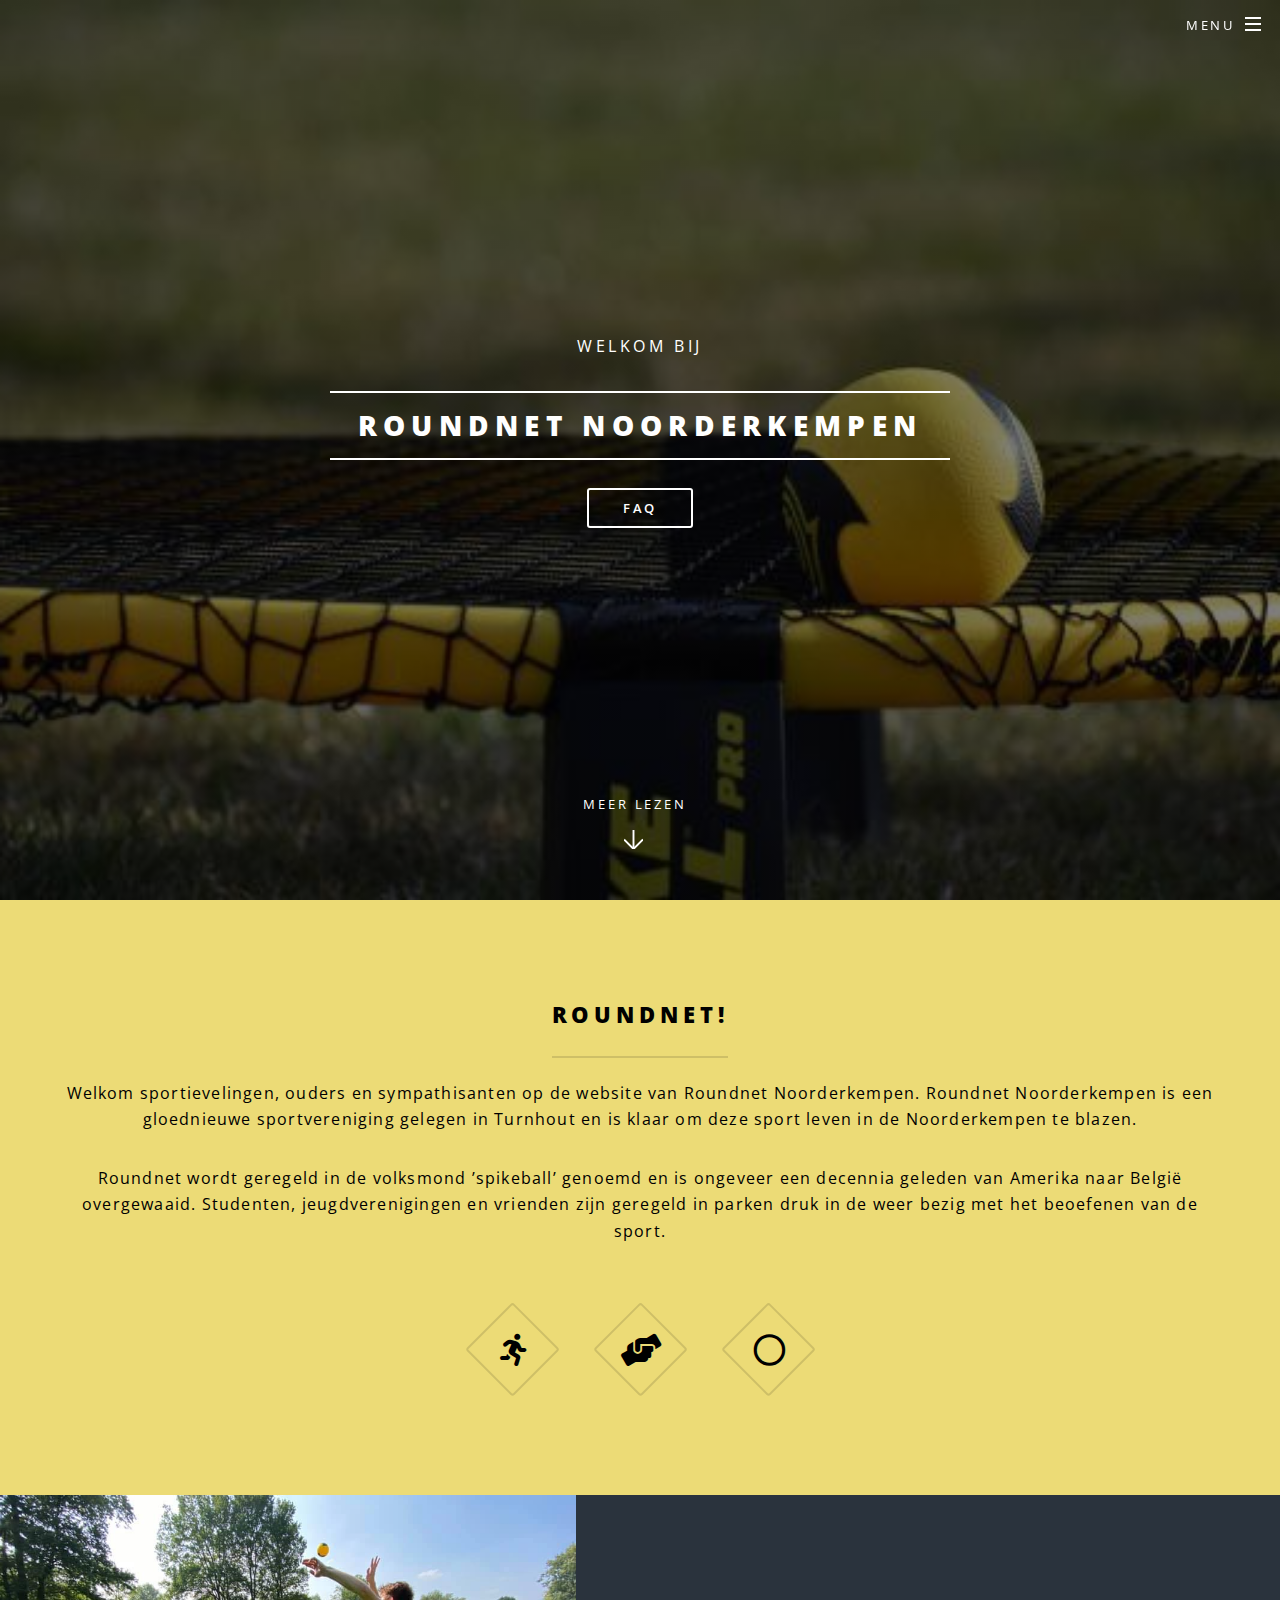
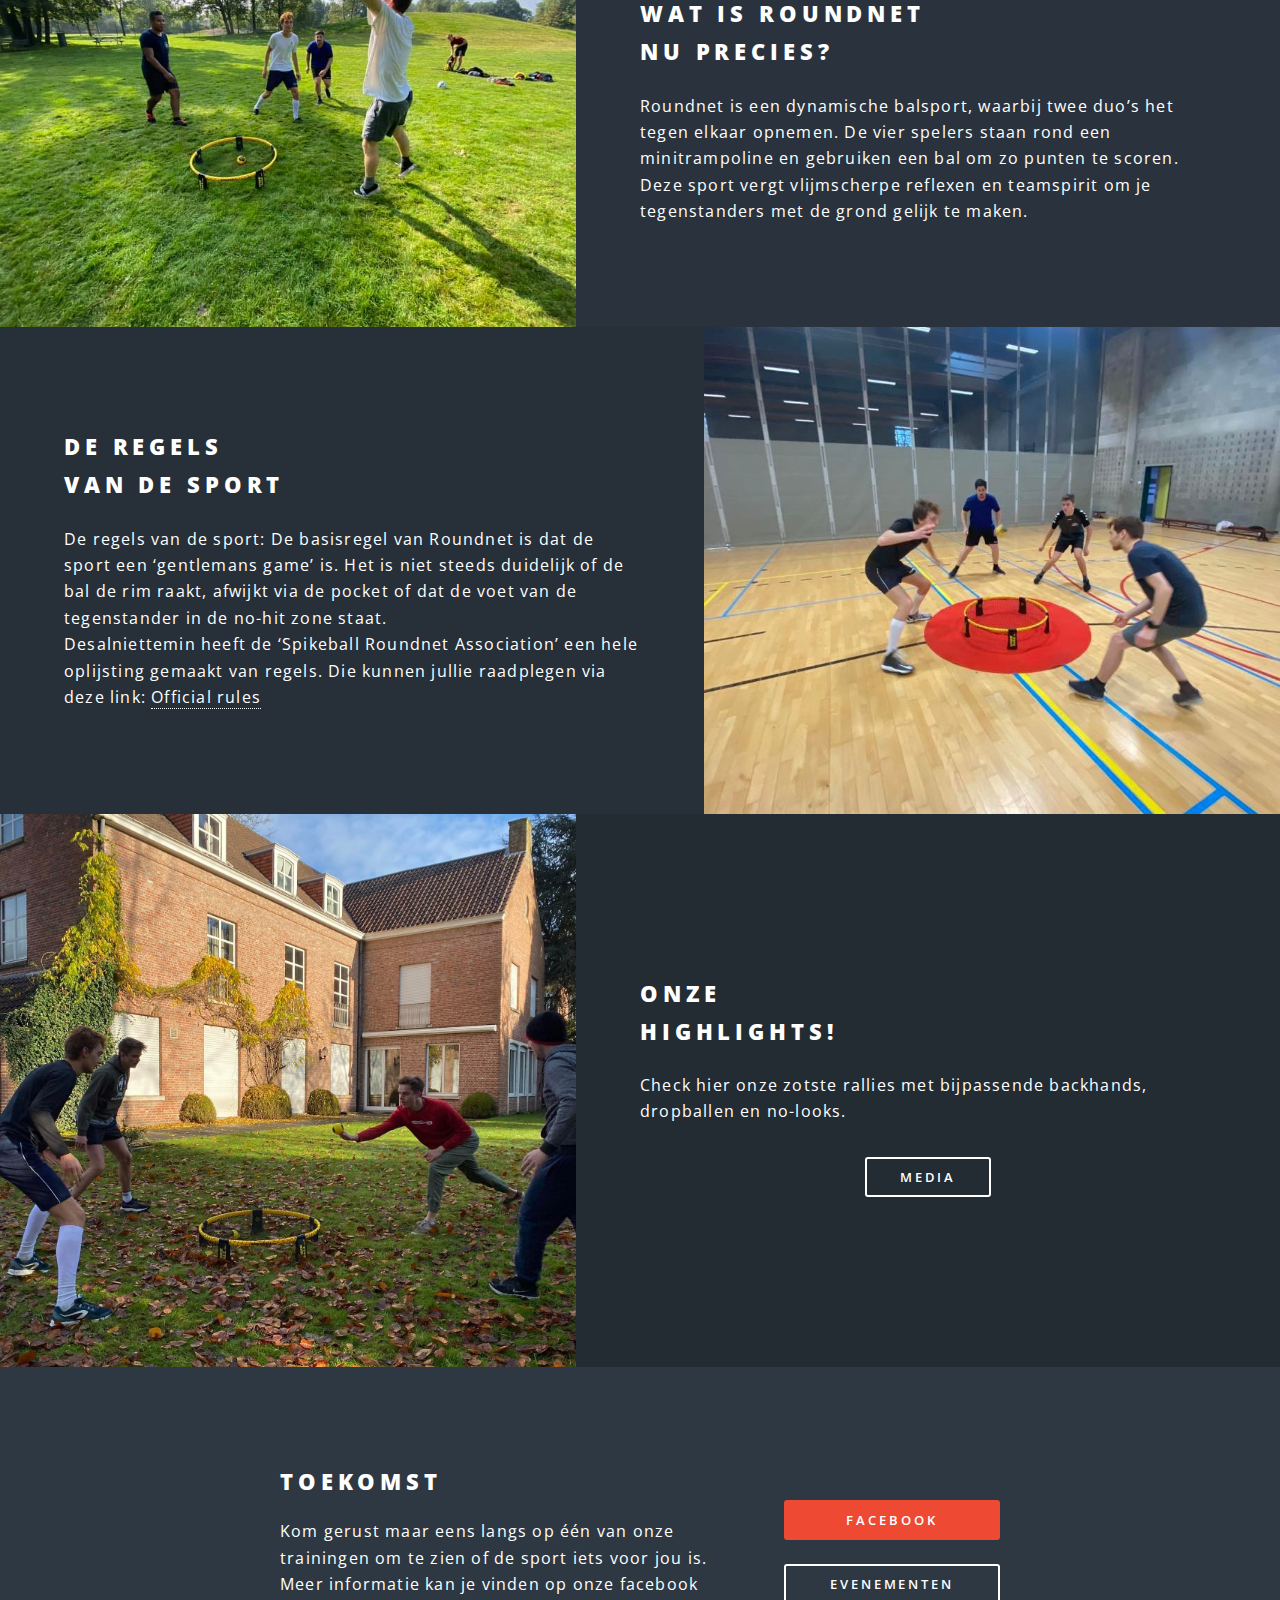
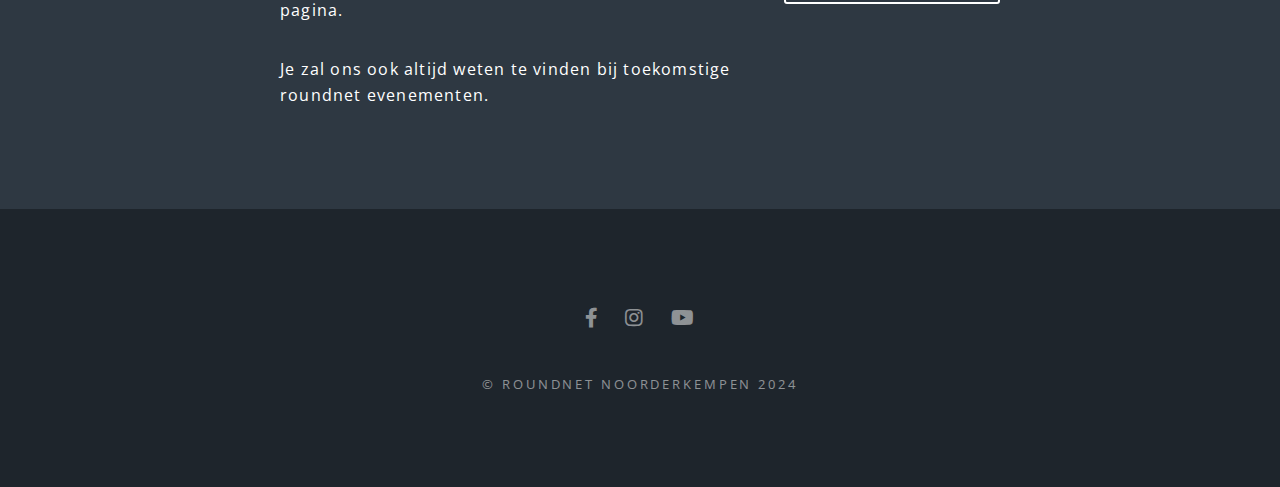
<file: public/index.html>
<!DOCTYPE HTML>
<html>
	<head>
		<title>Roundnet Noorderkempen</title>
		<meta charset="utf-8" />
		<meta name="viewport" content="width=device-width, initial-scale=1, user-scalable=no" />
		<link rel="stylesheet" href="assets/css/main.css" />
		<noscript><link rel="stylesheet" href="assets/css/noscript.css" /></noscript>
	</head>
	<body class="landing is-preload">

		<!-- Page Wrapper -->
			<div id="page-wrapper">

				<!-- Header -->
					<header id="header" class="alt">
						<h1><a href="index.html">Roundnet Noorderkempen</a></h1>
						<nav id="nav">
							<ul>
								<li class="special">
									<a href="#menu" class="menuToggle"><span>Menu</span></a>
									<div id="menu">
										<ul>
											<li><a href="index.html">Home</a></li>
											<li><a href="wie.html">Wie zijn wij</a></li>
											<li><a href="info.html">Info & Contact</a></li>
											<li><a href="media.html">Media</a></li>
											<div style="position: absolute;bottom: 0;">
												<img width="60%" src="images/logo-bg.png" style="margin-left: auto;margin-right: auto;display: block;">
											</div>
											
										</ul>
									</div>
								</li>
							</ul>
						</nav>
					</header>

				<!-- Banner -->
					<section id="banner">
						<div class="inner">
							<p>Welkom bij</p>
							<h2>Roundnet Noorderkempen</h2>
							<br/>
							<ul class="actions special">
								<li><a href="info.html" class="button secondary">FAQ</a></li>
							</ul>
						</div>
						<a href="#one" class="more scrolly">Meer lezen</a>
					</section>

				<!-- One -->
					<section id="one" class="wrapper style1 special">
						<div class="inner">
							<header class="major">
								<h2 style="color: black;">Roundnet!</h2>
								<p style="color: black">Welkom sportievelingen, ouders en sympathisanten op de website van Roundnet Noorderkempen. 
								Roundnet Noorderkempen is een gloednieuwe sportvereniging gelegen in Turnhout en is klaar om deze sport leven in de Noorderkempen te blazen.</p>
								<p style="color: black">Roundnet wordt geregeld in de volksmond ’spikeball’ genoemd en is ongeveer een decennia geleden van Amerika naar België overgewaaid. 
								Studenten, jeugdverenigingen en vrienden zijn geregeld in parken druk in de weer bezig met het beoefenen van de sport. </p>
							</header>
							<ul class="icons major">
								<li><span class="icon solid fas fa-running major style1"><span class="label">Teamwork</span></span></li>
								<li><span class="icon solid fas fa-hands-helping major style2"><span class="label">Sportiviteit</span></span></li>
								<li><span class="icon fas fa-circle major style3"><span class="label">Roundnet</span></span></li>
							</ul>
						</div>
					</section>
				
				<!-- Special -->
				<!--
				<section id="special" class="wrapper style3 special">
					<div class="inner">
						<header class="major">
							<h2>Opkomend toernooi!</h2>
							<p>In oktober organiseren we een toernooi voor beginners en gevorderden in Turnhout.</p>
						</header>
						<ul class="features">
							<li class="icon fa-paper-plane">
								<h3>Waar?</h3>
								<p>Augue consectetur sed interdum imperdiet et ipsum. Mauris lorem tincidunt nullam amet leo Aenean ligula consequat consequat.</p>
							</li>
							<li class="icon solid fa-laptop">
								<h3>Hoe inschrijven?</h3>
								<p>Augue consectetur sed interdum imperdiet et ipsum. Mauris lorem tincidunt nullam amet leo Aenean ligula consequat consequat.</p>
							</li>
							<li class="icon fa-heart">
								<h3>Extra info te vinden op onze facebook pagina!</h3>
							</li>
						</ul>
					</div>
				</section>
				-->
				<!-- Two -->
					<section id="two" class="wrapper alt style2">
						<section class="spotlight">
							<div class="image"><img src="images/hype-bg.jpg" alt="" /></div><div class="content">
								<h2>Wat is roundnet <br />
								nu precies?</h2>
								<p>Roundnet is een dynamische balsport, waarbij twee duo’s het tegen elkaar opnemen. De vier spelers staan rond een minitrampoline en gebruiken een bal om zo punten te scoren. <br />
								Deze sport vergt vlijmscherpe reflexen en teamspirit om je tegenstanders met de grond gelijk te maken.</p>
							</div>
						</section>
						<section class="spotlight">
							<div class="image"><img src="images/pic2.jpg" alt="" /></div><div class="content">
								<h2>De regels<br />
								van de sport</h2>
								<p>De regels van de sport: De basisregel van Roundnet is dat de sport een ‘gentlemans game’ is. Het is niet steeds duidelijk of de bal de rim raakt, afwijkt via de pocket of dat de voet van de tegenstander in de no-hit zone staat. <br />
								Desalniettemin heeft de ‘Spikeball Roundnet Association’ een hele oplijsting gemaakt van regels. Die kunnen jullie raadplegen via deze link: <a href="https://tournaments.spikeball.com/pages/2021-official-rules">Official rules</a></p>
							</div>
						</section>
						<section class="spotlight">
							<div class="image"><img src="images/pic3.jpg" alt="" /></div><div class="content">
								<h2>Onze <br />
								highlights!</h2>
								<p>Check hier onze zotste rallies met bijpassende backhands, dropballen en no-looks.</p>
								<ul class="actions special">
									<li><a href="media.html" class="button secondary">Media</a></li>
								</ul>
							</div>
						</section>
					</section>

				<!-- CTA -->
					<section id="cta" class="wrapper style4">
						<div class="inner">
							<header>
								<h2>Toekomst</h2>
								<p> Kom gerust maar eens langs op één van onze trainingen om te zien of de sport iets voor jou is.
									Meer informatie kan je vinden op onze facebook pagina.</p>
								<p>Je zal ons ook altijd weten te vinden bij toekomstige roundnet evenementen.</p>
							</header>
							<ul class="actions stacked">
								<h2></h2>
								<li><a href="#" class="button fit primary">Facebook</a></li>
								<li><a href="#" class="button fit">Evenementen</a></li>
							</ul>
						</div>
					</section>

				<!-- Footer -->
					<footer id="footer">
						<ul class="icons">
							<li><a href="https://www.facebook.com/profile.php?id=100076120993910" class="icon brands fa-facebook-f"><span class="label">Facebook</span></a></li>
							<li><a href="https://www.instagram.com/roundnet_noorderkempen/?hl=en" class="icon brands fa-instagram"><span class="label">Instagram</span></a></li>
							<li><a href="https://www.youtube.com/c/Spikeball" class="icon brands fa-youtube"><span class="label">Youtube</span></a></li>
						</ul>
						<ul class="copyright">
							<li>&copy; Roundnet Noorderkempen 2024</li>
						</ul>
					</footer>

			</div>

		<!-- Scripts -->
			<script src="assets/js/jquery.min.js"></script>
			<script src="assets/js/jquery.scrollex.min.js"></script>
			<script src="assets/js/jquery.scrolly.min.js"></script>
			<script src="assets/js/browser.min.js"></script>
			<script src="assets/js/breakpoints.min.js"></script>
			<script src="assets/js/util.js"></script>
			<script src="assets/js/main.js"></script>

	</body>
</html>
</file>
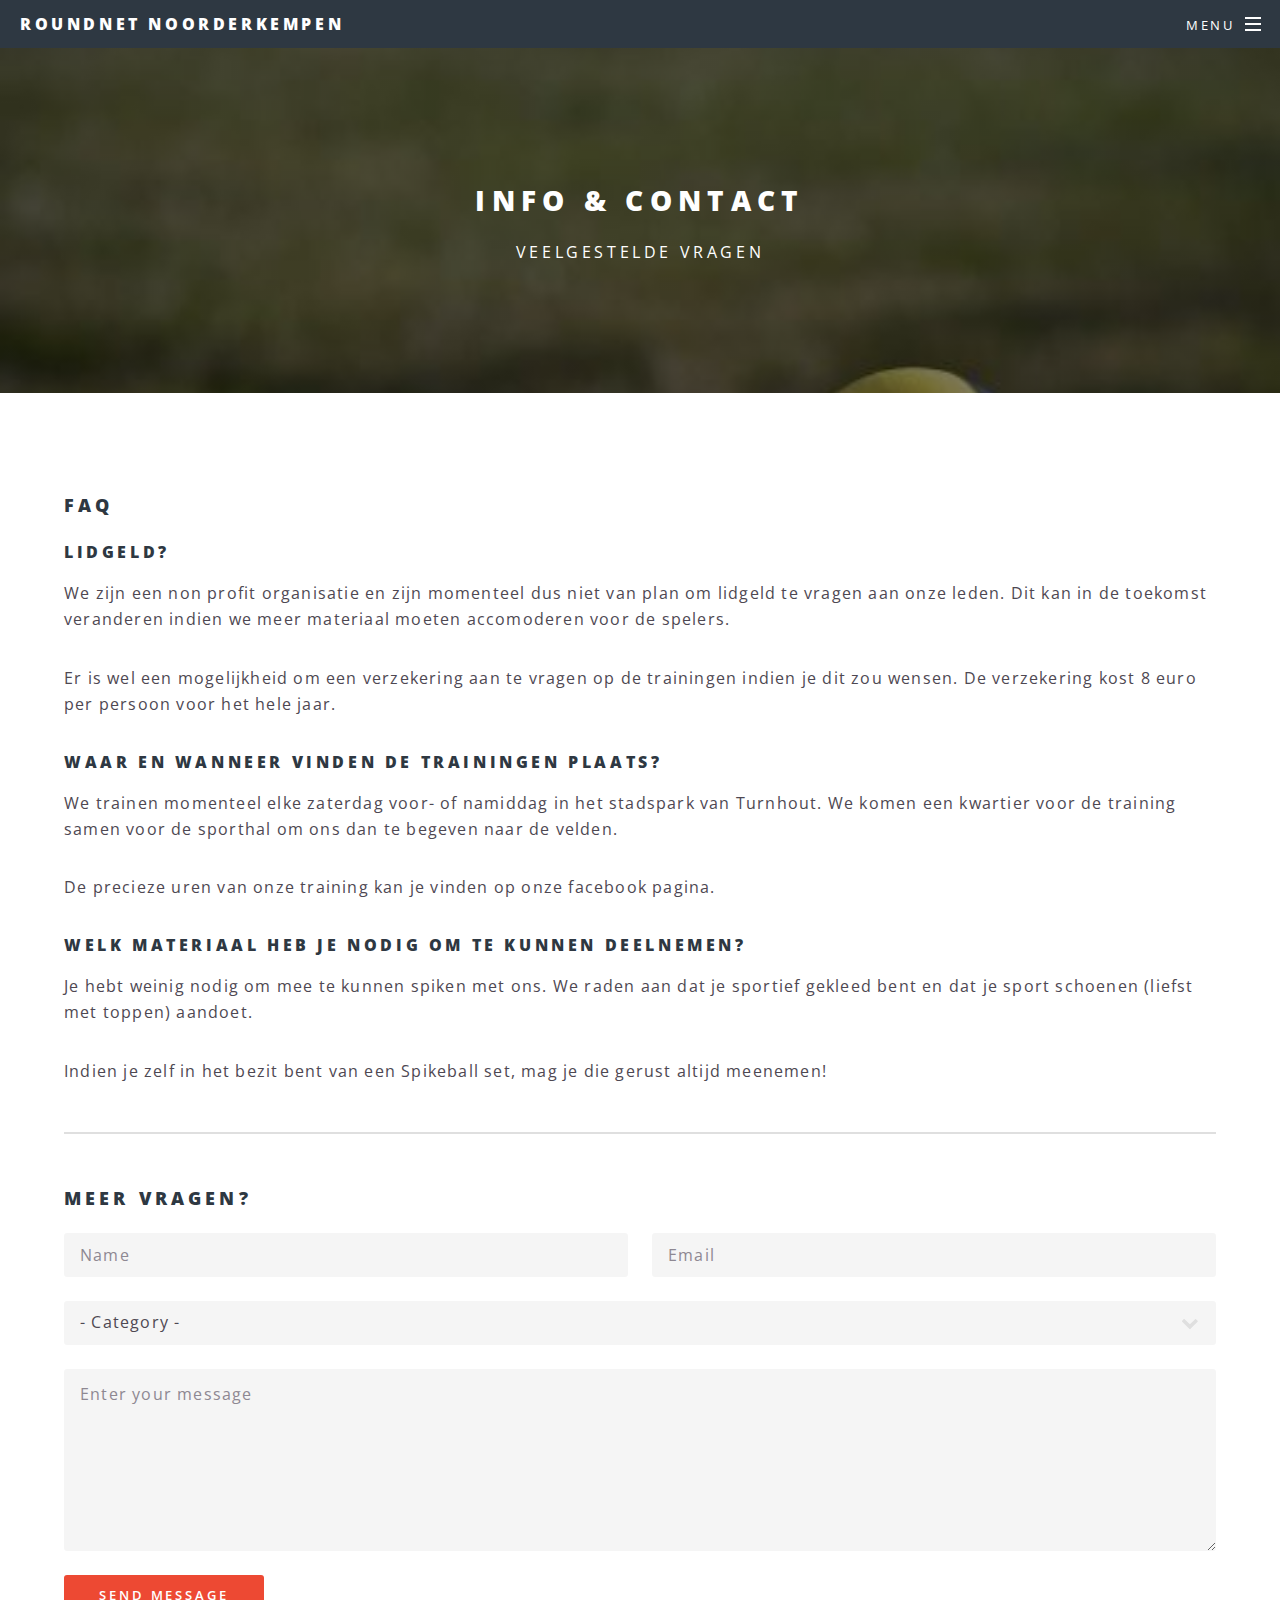
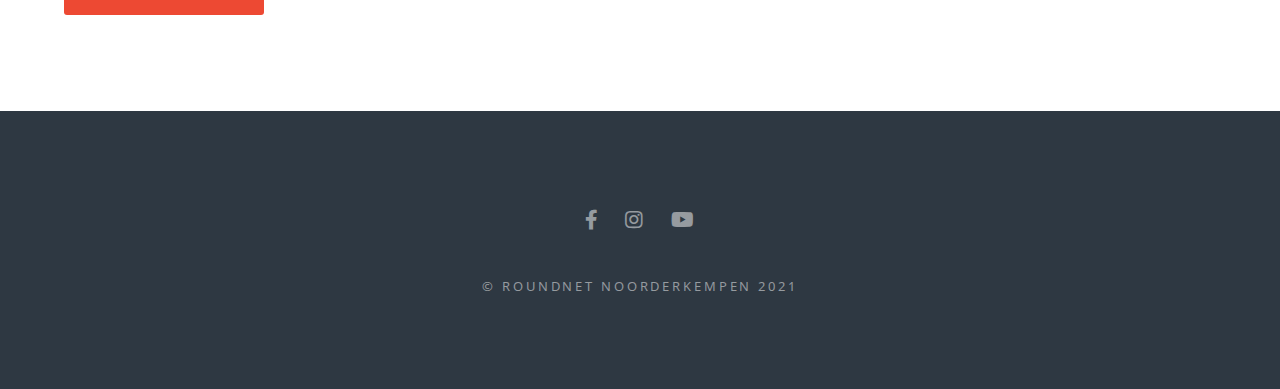
<file: info.html>
<!DOCTYPE HTML>
<html>
	<head>
		<title>Roundnet Noorderkempen</title>
		<meta charset="utf-8" />
		<meta name="viewport" content="width=device-width, initial-scale=1, user-scalable=no" />
		<link rel="stylesheet" href="assets/css/main.css" />
		<noscript><link rel="stylesheet" href="assets/css/noscript.css" /></noscript>
	</head>
	<body class="is-preload">

		<!-- Page Wrapper -->
			<div id="page-wrapper">

				<!-- Header -->
					<header id="header" >
						<h1><a href="index.html">Roundnet Noorderkempen</a></h1>
						<nav id="nav">
							<ul>
								<li class="special">
									<a href="#menu" class="menuToggle"><span>Menu</span></a>
									<div id="menu">
										<ul>
											<li><a href="index.html">Home</a></li>
											<li><a href="wie.html">Wie zijn wij</a></li>
											<li><a href="info.html">Info & Contact</a></li>
											<li><a href="media.html">Media</a></li>
											<li><a href="#">Evenementen</a></li>
											<div style="position: absolute;bottom: 0;">
												<img width="60%" src="images/logo-bg.png" style="margin-left: auto;margin-right: auto;display: block;">
											</div>
											
										</ul>
									</div>
								</li>
							</ul>
						</nav>
					</header>

				<!-- Main -->
					<article id="main">
						<header>
							<h2>Info & Contact</h2>
							<p>Veelgestelde vragen</p>
						</header>
						<section class="wrapper style5">
							<div class="inner">

								<h3>FAQ</h3>
								<h4>Lidgeld?</h4>
								<p>We zijn een non profit organisatie en zijn momenteel dus niet van plan om lidgeld te vragen aan onze leden. Dit kan in de toekomst veranderen indien we meer materiaal moeten accomoderen voor de spelers.</p>
								<p>Er is wel een mogelijkheid om een verzekering aan te vragen op de trainingen indien je dit zou wensen. De verzekering kost 8 euro per persoon voor het hele jaar.</p>
								<h4>Waar en wanneer vinden de trainingen plaats?</h4>
								<p>We trainen momenteel elke zaterdag voor- of namiddag in het stadspark van Turnhout. We komen een kwartier voor de training samen voor de sporthal om ons dan te begeven naar de velden.</p>
								<p>De precieze uren van onze training kan je vinden op onze facebook pagina.</p>
								<h4>Welk materiaal heb je nodig om te kunnen deelnemen?</h4>
								<p>Je hebt weinig nodig om mee te kunnen spiken met ons. We raden aan dat je sportief gekleed bent en dat je sport schoenen (liefst met toppen) aandoet.</p>
								<p>Indien je zelf in het bezit bent van een Spikeball set, mag je die gerust altijd meenemen!</p>
								<hr />

								<section>
									<h3>Meer vragen?</h3>
									<form method="post" action="#">
										<div class="row gtr-uniform">
											<div class="col-6 col-12-xsmall">
												<input type="text" name="demo-name" id="demo-name" value="" placeholder="Name">
											</div>
											<div class="col-6 col-12-xsmall">
												<input type="email" name="demo-email" id="demo-email" value="" placeholder="Email">
											</div>
											<div class="col-12">
												<select name="demo-category" id="demo-category">
													<option value="">- Category -</option>
													<option value="1">Problemen</option>
													<option value="1">Trainingen</option>
													<option value="1">Administratie</option>
													<option value="1">Varia</option>
												</select>
											</div>
											<div class="col-12">
												<textarea name="demo-message" id="demo-message" placeholder="Enter your message" rows="6"></textarea>
											</div>
											<div class="col-12">
												<ul class="actions">
													<li><input type="submit" value="Send Message" class="primary"></li>
													<li><input type="reset" value="Reset"></li>
												</ul>
											</div>
										</div>
									</form>
								</section>
							</div>
						</section>
					</article>

				<!-- Footer -->
				<footer id="footer">
					<ul class="icons">
						<li><a href="https://www.facebook.com/profile.php?id=100076120993910" class="icon brands fa-facebook-f"><span class="label">Facebook</span></a></li>
						<li><a href="https://www.instagram.com/roundnet_noorderkempen/?hl=en" class="icon brands fa-instagram"><span class="label">Instagram</span></a></li>
						<li><a href="https://www.youtube.com/c/Spikeball" class="icon brands fa-youtube"><span class="label">Youtube</span></a></li>
					</ul>
					<ul class="copyright">
						<li>&copy; Roundnet Noorderkempen 2021</li>
					</ul>
				</footer>

			</div>

		<!-- Scripts -->
			<script src="assets/js/jquery.min.js"></script>
			<script src="assets/js/jquery.scrollex.min.js"></script>
			<script src="assets/js/jquery.scrolly.min.js"></script>
			<script src="assets/js/browser.min.js"></script>
			<script src="assets/js/breakpoints.min.js"></script>
			<script src="assets/js/util.js"></script>
			<script src="assets/js/main.js"></script>

	</body>
</html>
</file>
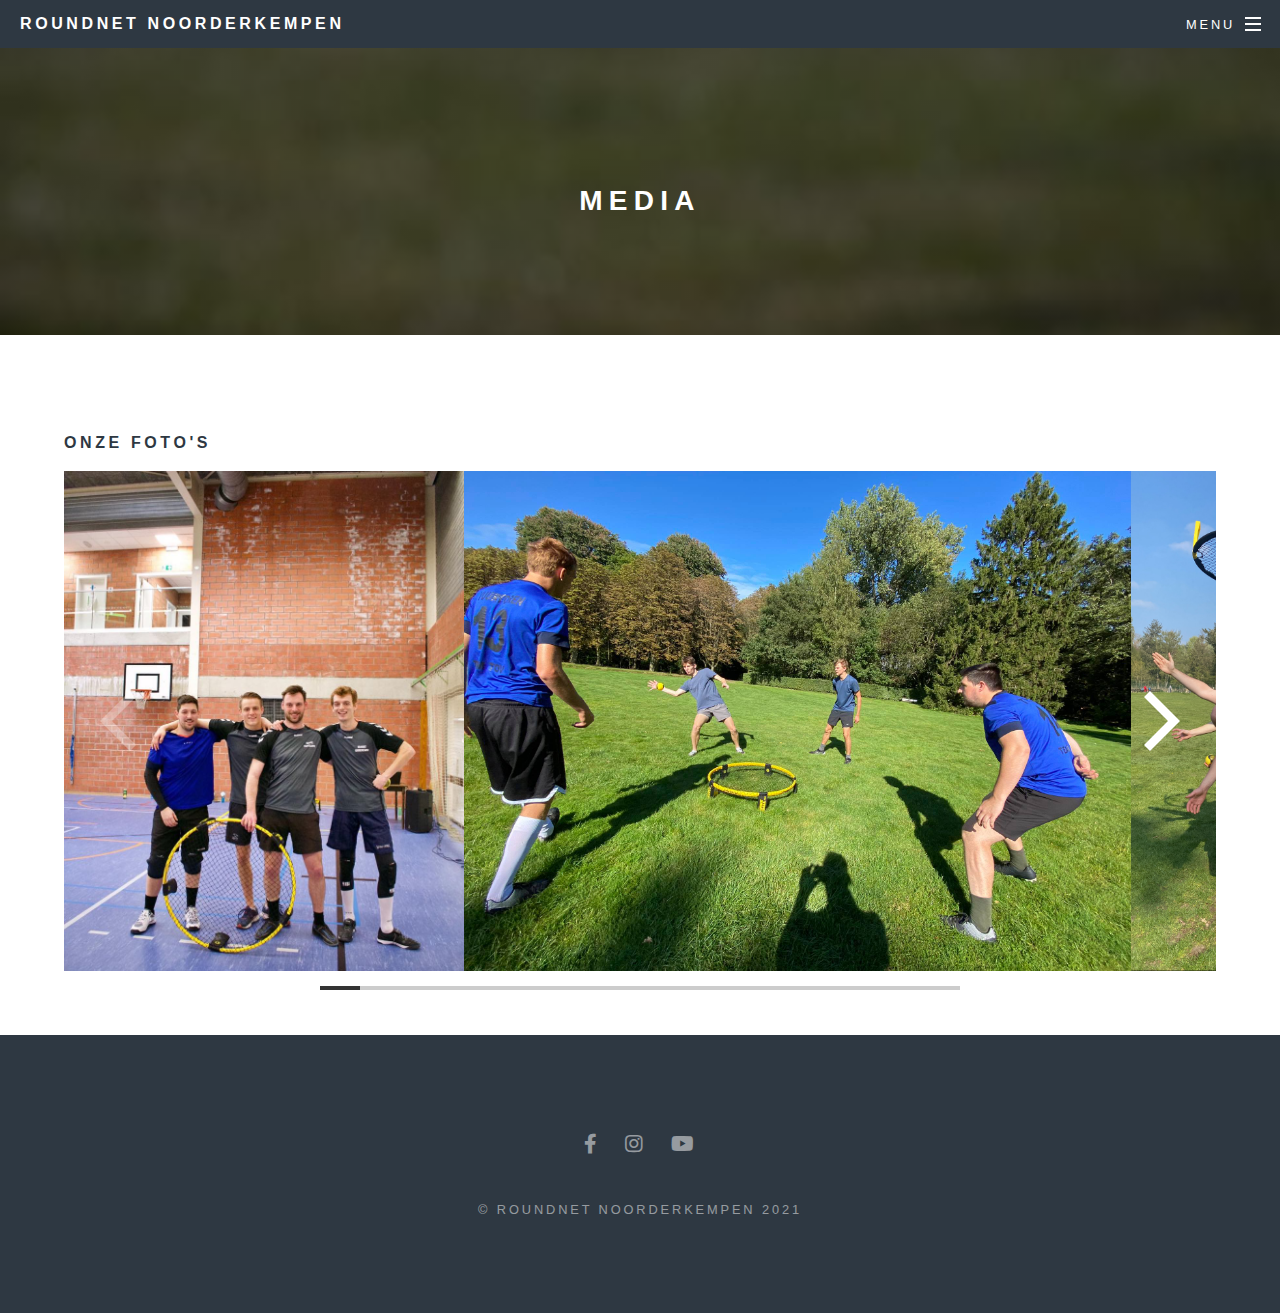
<file: media.html>
<!DOCTYPE HTML>
<html>
	<head>
		<title>Roundnet Noorderkempen</title>
		<meta charset="utf-8" />
		<meta name="viewport" content="width=device-width, initial-scale=1, user-scalable=no" />
		<link rel="stylesheet" href="assets/css/main.css" />
		<noscript><link rel="stylesheet" href="assets/css/noscript.css" /></noscript>
		<link rel="stylesheet" href="assets/css/flickity.css"/>
	</head>
	<body class="is-preload">

		<!-- Page Wrapper -->
			<div id="page-wrapper">

				<!-- Header -->
				<header id="header" >
					<h1><a href="index.html">Roundnet Noorderkempen</a></h1>
					<nav id="nav">
						<ul>
							<li class="special">
								<a href="#menu" class="menuToggle"><span>Menu</span></a>
								<div id="menu">
									<ul>
										<li><a href="index.html">Home</a></li>
										<li><a href="wie.html">Wie zijn wij</a></li>
										<li><a href="info.html">Info & Contact</a></li>
										<li><a href="media.html">Media</a></li>
										<li><a href="#">Evenementen</a></li>
										<div style="position: absolute;bottom: 0;">
											<img width="60%" src="images/logo-bg.png" style="margin-left: auto;margin-right: auto;display: block;">
										</div>
										
									</ul>
								</div>
							</li>
						</ul>
					</nav>
				</header>

				<!-- Main -->
					<article id="main">
						<header>
							<h2>Media</h2>
						</header>
						<section class="wrapper style5">
							<div class="inner">
								<h4>Onze foto's</h4>
								<div class="carousel" data-flickity='{ "imagesLoaded": true, "percentPosition": false, "contain": true, "freeScroll": true}'>
									<img src="images/groep1.jpg"/>
									<img src="images/pic1.jpg"/>
									<img src="images/zen.jpg"/>
									<img src="images/groep3.jpg"/>
									<img src="images/pic2.jpg"/>
									<img src="images/pic3.jpg" alt="One World Trade" />
									<img src="images/pic4.jpg" alt="One World Trade" />
									<img src="images/pic5.jpg" alt="One World Trade" />
									<img src="images/groep2.jpg" alt="One World Trade" />
									<img src="images/pic6.jpg" alt="One World Trade" />
									<img src="images/pic7.jpg" alt="One World Trade" />
									<img src="images/pic8.jpg" alt="One World Trade" />
									<img src="images/pic9.jpg" alt="One World Trade" />
									<img src="images/pic10.jpg" alt="One World Trade" />
									<img src="images/pic11.jpg" alt="One World Trade" />
									<img src="images/pic12.jpg" alt="One World Trade" />
								</div>								  
							</div>
						</section>
					</article>
				<!-- Footer -->
				<footer id="footer">
					<ul class="icons">
						<li><a href="https://www.facebook.com/profile.php?id=100076120993910" class="icon brands fa-facebook-f"><span class="label">Facebook</span></a></li>
						<li><a href="https://www.instagram.com/roundnet_noorderkempen/?hl=en" class="icon brands fa-instagram"><span class="label">Instagram</span></a></li>
						<li><a href="https://www.youtube.com/c/Spikeball" class="icon brands fa-youtube"><span class="label">Youtube</span></a></li>
					</ul>
					<ul class="copyright">
						<li>&copy; Roundnet Noorderkempen 2021</li>
					</ul>
				</footer>

			</div>

		<!-- Scripts -->
			<script src="assets/js/jquery.min.js"></script>
			<script src="assets/js/jquery.scrollex.min.js"></script>
			<script src="assets/js/jquery.scrolly.min.js"></script>
			<script src="assets/js/browser.min.js"></script>
			<script src="assets/js/breakpoints.min.js"></script>
			<script src="assets/js/util.js"></script>
			<script src="assets/js/main.js"></script>
			<script type="text/javascript" src="assets/js/flickity.pkgd.js"></script>
	</body>
</html>
</file>
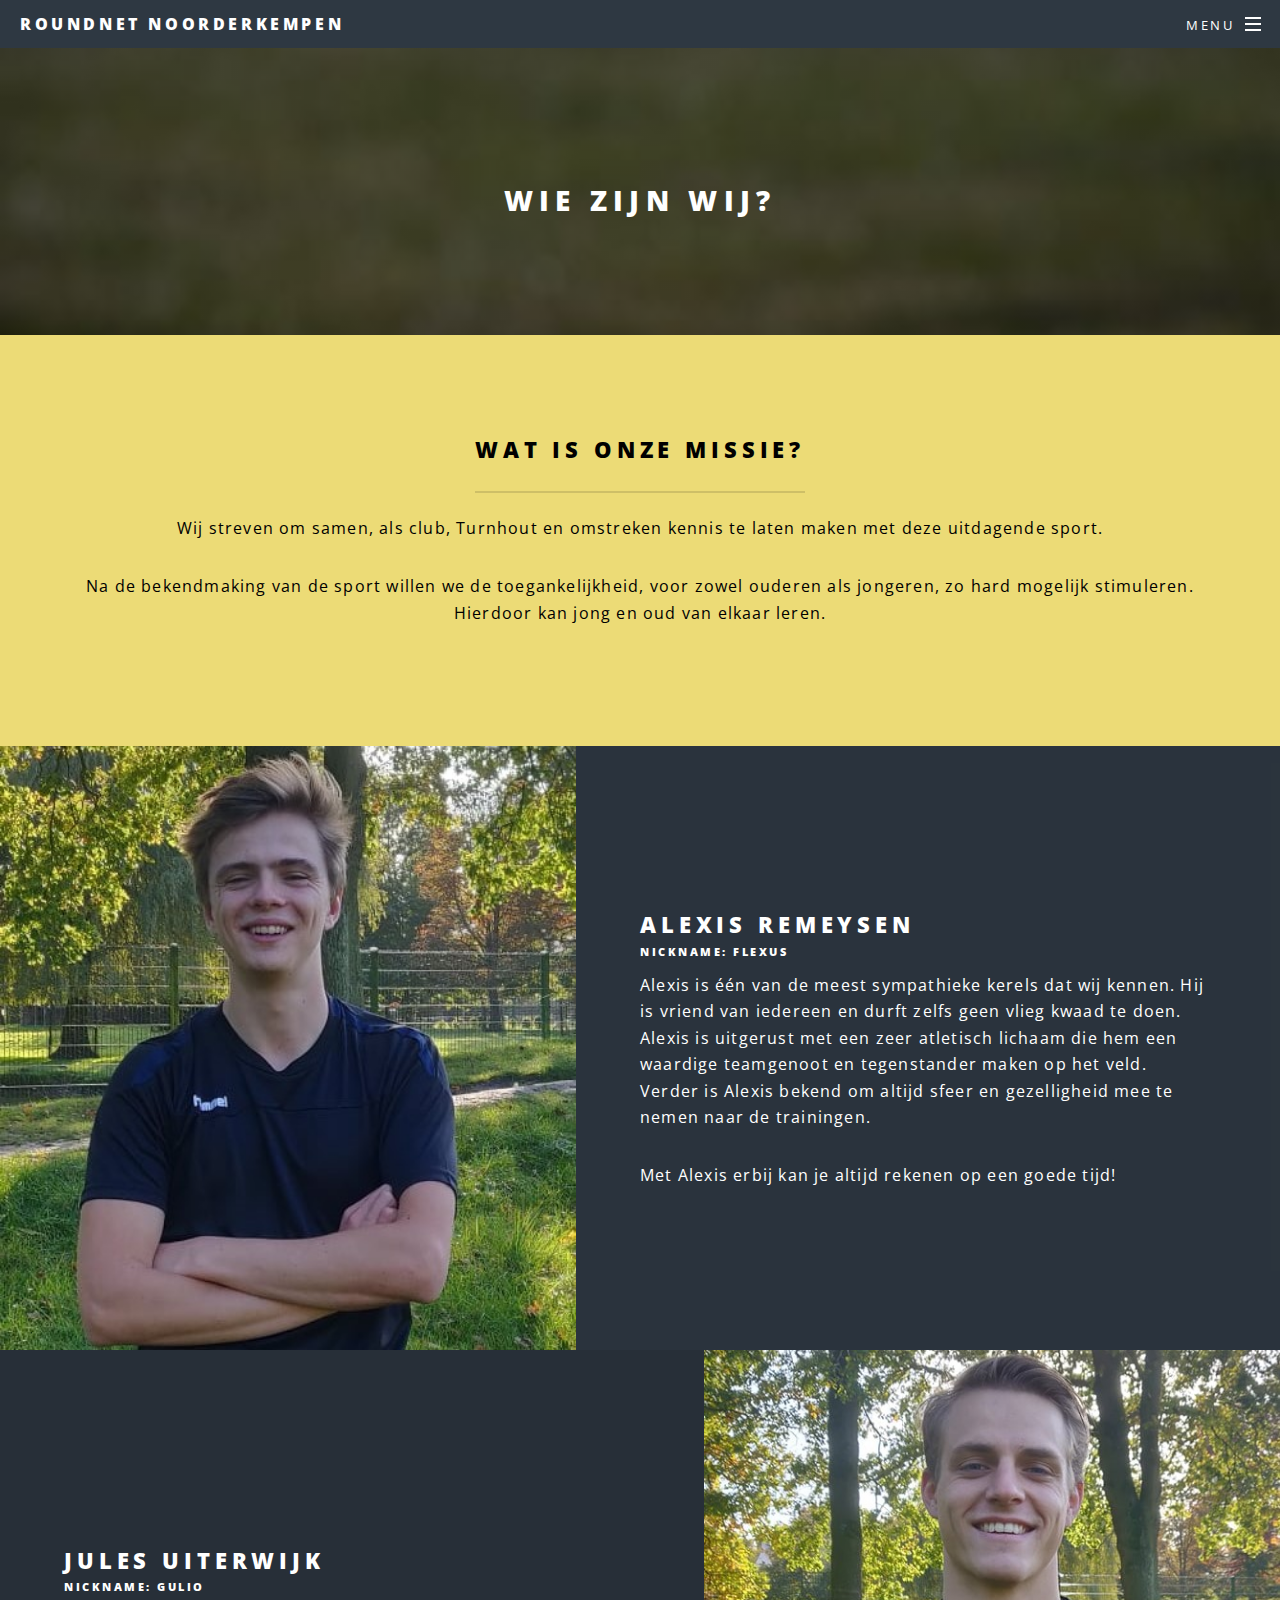
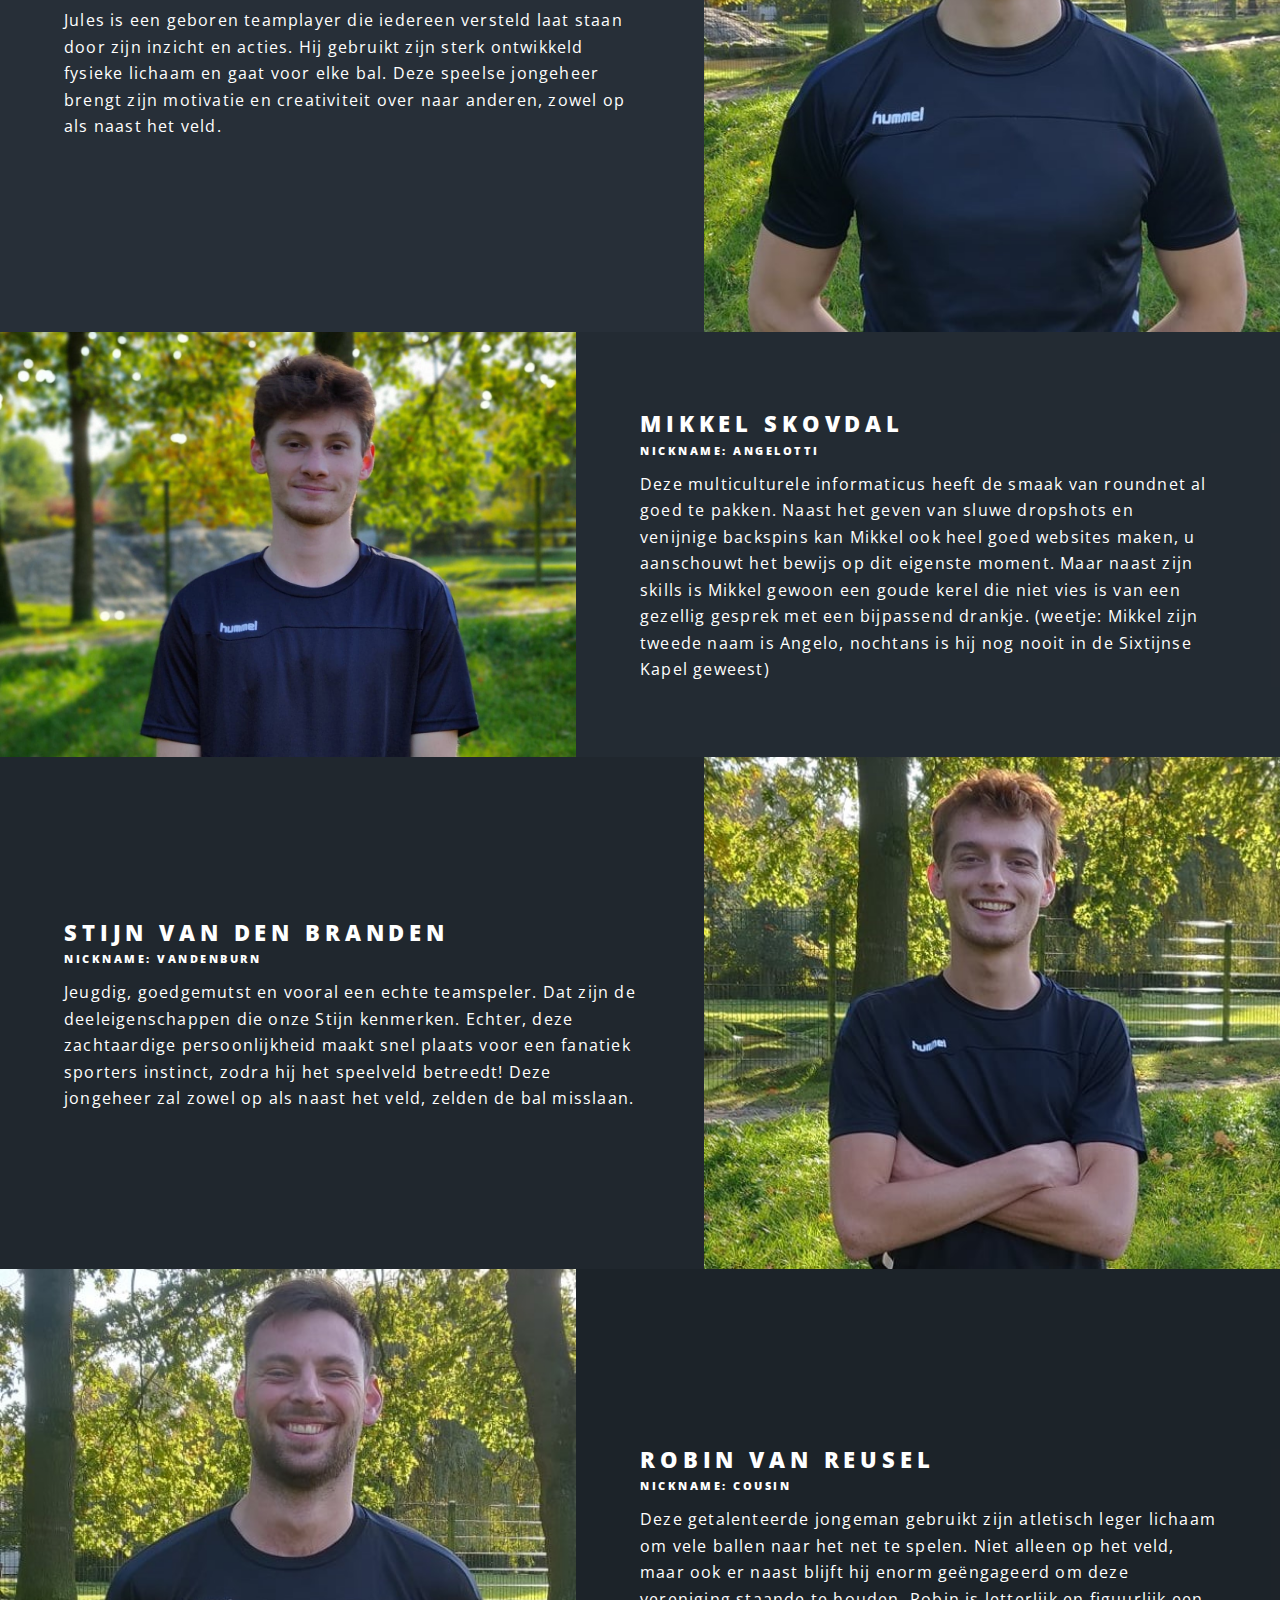
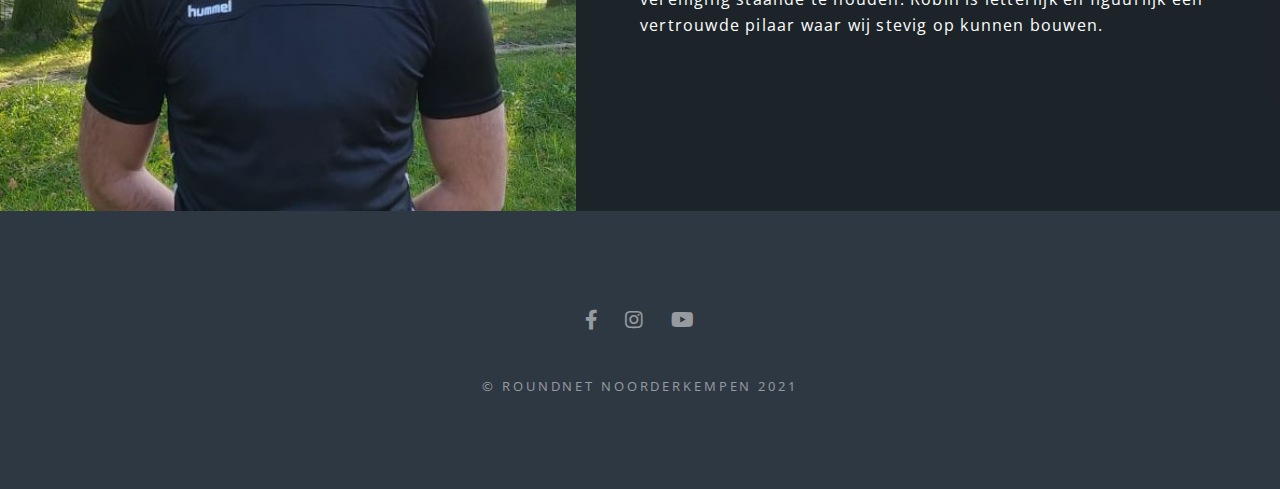
<file: wie.html>
<!DOCTYPE HTML>
<html>
	<head>
		<title>Roundnet Noorderkempen</title>
		<meta charset="utf-8" />
		<meta name="viewport" content="width=device-width, initial-scale=1, user-scalable=no" />
		<link rel="stylesheet" href="assets/css/main.css" />
		<noscript><link rel="stylesheet" href="assets/css/noscript.css" /></noscript>
	</head>
	<body class="is-preload">

		<!-- Page Wrapper -->
		<div id="page-wrapper">

			<!-- Header -->
				<header id="header" >
					<h1><a href="index.html">Roundnet Noorderkempen</a></h1>
					<nav id="nav">
						<ul>
							<li class="special">
								<a href="#menu" class="menuToggle"><span>Menu</span></a>
								<div id="menu">
									<ul>
										<li><a href="index.html">Home</a></li>
										<li><a href="wie.html">Wie zijn wij</a></li>
										<li><a href="info.html">Info & Contact</a></li>
										<li><a href="media.html">Media</a></li>
										<li><a href="#">Evenementen</a></li>
										<div style="position: absolute;bottom: 0;">
											<img width="60%" src="images/logo-bg.png" style="margin-left: auto;margin-right: auto;display: block;">
										</div>
										
									</ul>
								</div>
							</li>
						</ul>
					</nav>
				</header>

				<!-- Main -->
				
					<article id="main">
						<header>
							<h2>Wie zijn wij?</h2>
						</header>
						<!-- One -->
					<section id="one" class="wrapper style1 special">
						<div class="inner">
							<header class="major">
								<h2 style="color: black;">Wat is onze missie?</h2>
								<p style="color: black">Wij streven om samen, als club, Turnhout en omstreken kennis te laten maken met deze uitdagende sport. </p>
								<p style="color: black">Na de bekendmaking van de sport willen we de toegankelijkheid, voor zowel ouderen als jongeren, zo hard mogelijk stimuleren. Hierdoor kan jong en oud van elkaar leren. </p>
							</header>
						</div>
					</section>
						<section id="two" class="wrapper alt style2">
							<section class="spotlight">
								<div class="image"><img src="images/profo1.jpg" alt="" /></div><div class="content">
									<h2 style="margin: 0;">Alexis Remeysen</h2>
									<h6 style="margin-bottom: 1em;">Nickname: Flexus</h6>
									<p>Alexis is één van de meest sympathieke kerels dat wij kennen. Hij is vriend van iedereen en durft zelfs geen vlieg kwaad te doen. Alexis is uitgerust met een zeer atletisch lichaam die hem een waardige teamgenoot en tegenstander maken op het veld. <br/>
									Verder is Alexis bekend om altijd sfeer en gezelligheid mee te nemen naar de trainingen. </p> 
									<p>Met Alexis erbij kan je altijd rekenen op een goede tijd!</p>
								</div>
							</section>
							<section class="spotlight">
								<div class="image"><img src="images/profo2.jpg" alt="" /></div><div class="content">
									<h2 style="margin: 0;">Jules Uiterwijk</h2>
									<h6 style="margin-bottom: 1em;">Nickname: Gulio</h6>
									<p>Jules is een geboren teamplayer die iedereen versteld laat staan door zijn inzicht en acties. 
									Hij gebruikt zijn sterk ontwikkeld fysieke lichaam en gaat voor elke bal. 
									Deze speelse jongeheer brengt zijn motivatie en creativiteit over naar anderen, zowel op als naast het veld.</p>
								</div>
							</section>
							<section class="spotlight">
								<div class="image"><img src="images/profo3.jpg" alt="" /></div><div class="content">
									<h2 style="margin: 0;">Mikkel Skovdal</h2>
									<h6 style="margin-bottom: 1em;">Nickname: Angelotti</h6>
									<p>Deze multiculturele informaticus heeft de smaak van roundnet al goed te pakken. 
									Naast het geven van sluwe dropshots en venijnige backspins kan Mikkel ook heel goed websites maken, 
									u aanschouwt het bewijs op dit eigenste moment. Maar naast zijn skills is Mikkel gewoon een goude kerel die niet vies is van een gezellig gesprek met een bijpassend drankje. 
									(weetje: Mikkel zijn tweede naam is Angelo, nochtans is hij nog nooit in de Sixtijnse Kapel geweest)</p>
								</div>
							</section>
							<section class="spotlight">
								<div class="image"><img src="images/profo4.jpg" alt="" /></div><div class="content">
									<h2 style="margin: 0;">Stijn van den Branden</h2>
									<h6 style="margin-bottom: 1em;">Nickname: Vandenburn</h6>
									<p>Jeugdig, goedgemutst en vooral een echte teamspeler. Dat zijn de deeleigenschappen die onze Stijn kenmerken. Echter, deze zachtaardige persoonlijkheid maakt snel plaats voor een fanatiek sporters instinct, zodra hij het speelveld betreedt! Deze jongeheer zal zowel op als naast het veld, zelden de bal misslaan. </p>
								</div>
							</section>
							<section class="spotlight">
								<div class="image"><img src="images/profo5.jpg" alt="" /></div><div class="content">
									<h2 style="margin: 0;">Robin van Reusel</h2>
									<h6 style="margin-bottom: 1em;">Nickname: Cousin</h6>
									<p>Deze getalenteerde jongeman gebruikt zijn atletisch leger lichaam om vele ballen naar het net te spelen. Niet alleen op het veld, maar ook er naast blijft hij enorm geëngageerd om deze vereniging staande te houden. Robin is letterlijk en figuurlijk een vertrouwde pilaar waar wij stevig op kunnen bouwen. </p>
								</div>
							</section>						
						</section>
					</article>

				<!-- Footer -->
				<footer id="footer">
					<ul class="icons">
						<li><a href="https://www.facebook.com/profile.php?id=100076120993910" class="icon brands fa-facebook-f"><span class="label">Facebook</span></a></li>
						<li><a href="https://www.instagram.com/roundnet_noorderkempen/?hl=en" class="icon brands fa-instagram"><span class="label">Instagram</span></a></li>
						<li><a href="https://www.youtube.com/c/Spikeball" class="icon brands fa-youtube"><span class="label">Youtube</span></a></li>
					</ul>
					<ul class="copyright">
						<li>&copy; Roundnet Noorderkempen 2021</li>
					</ul>
				</footer>

			</div>

		<!-- Scripts -->
			<script src="assets/js/jquery.min.js"></script>
			<script src="assets/js/jquery.scrollex.min.js"></script>
			<script src="assets/js/jquery.scrolly.min.js"></script>
			<script src="assets/js/browser.min.js"></script>
			<script src="assets/js/breakpoints.min.js"></script>
			<script src="assets/js/util.js"></script>
			<script src="assets/js/main.js"></script>

	</body>
</html>
</file>
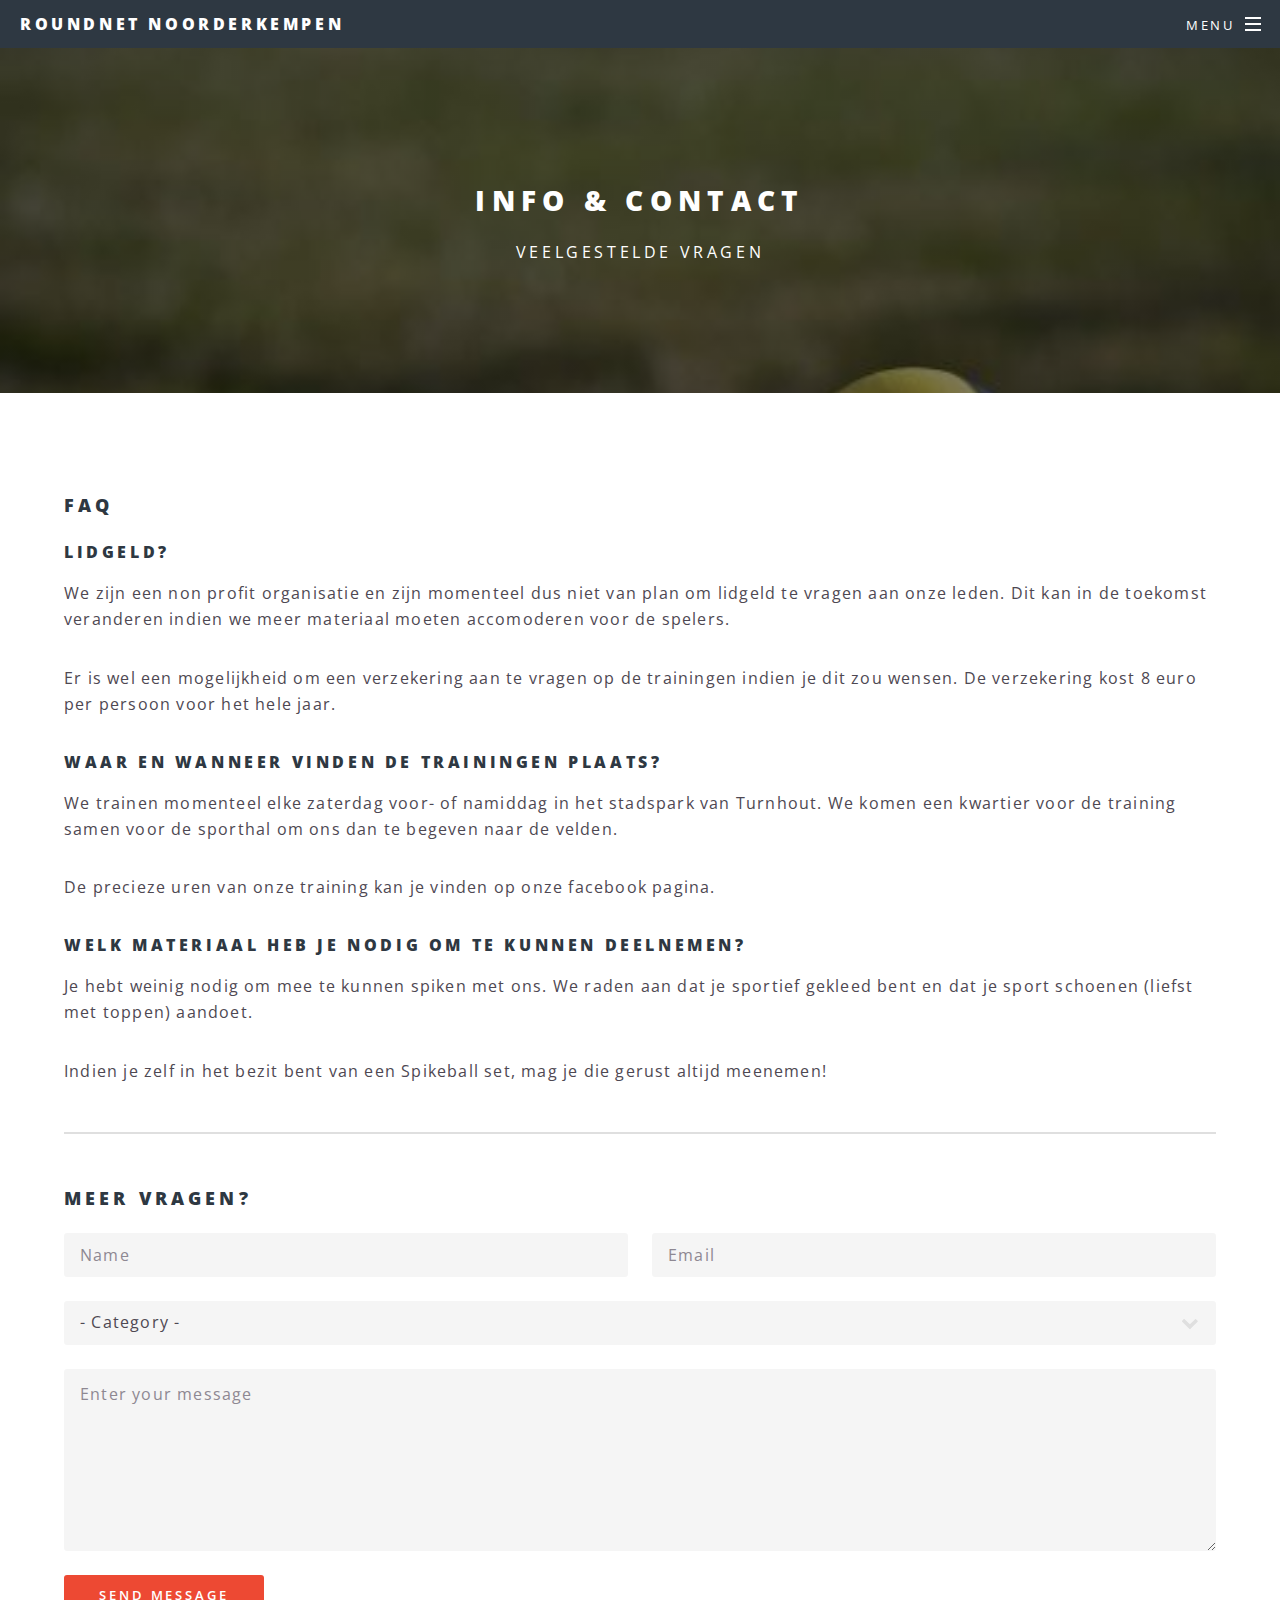
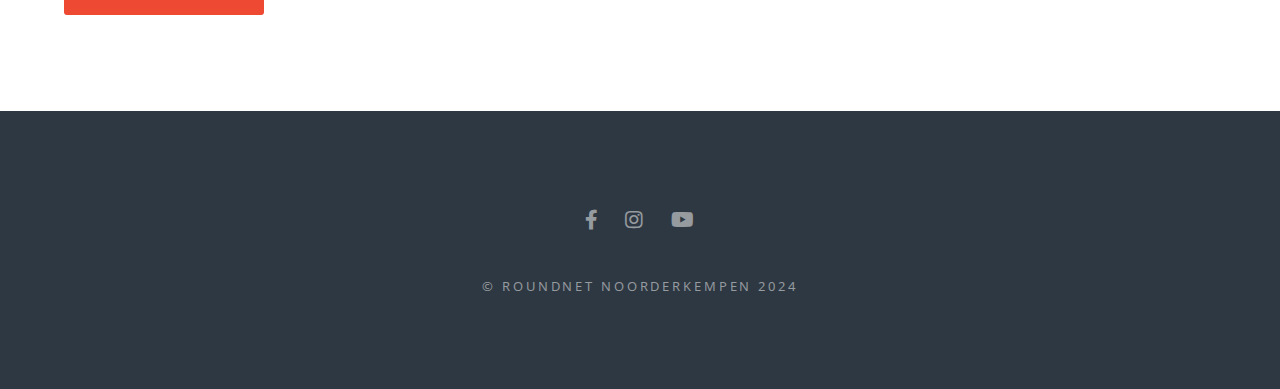
<file: public/info.html>
<!DOCTYPE HTML>
<html>
	<head>
		<title>Roundnet Noorderkempen</title>
		<meta charset="utf-8" />
		<meta name="viewport" content="width=device-width, initial-scale=1, user-scalable=no" />
		<link rel="stylesheet" href="assets/css/main.css" />
		<noscript><link rel="stylesheet" href="assets/css/noscript.css" /></noscript>
	</head>
	<body class="is-preload">

		<!-- Page Wrapper -->
			<div id="page-wrapper">

				<!-- Header -->
					<header id="header" >
						<h1><a href="index.html">Roundnet Noorderkempen</a></h1>
						<nav id="nav">
							<ul>
								<li class="special">
									<a href="#menu" class="menuToggle"><span>Menu</span></a>
									<div id="menu">
										<ul>
											<li><a href="index.html">Home</a></li>
											<li><a href="wie.html">Wie zijn wij</a></li>
											<li><a href="info.html">Info & Contact</a></li>
											<li><a href="media.html">Media</a></li>
											<div style="position: absolute;bottom: 0;">
												<img width="60%" src="images/logo-bg.png" style="margin-left: auto;margin-right: auto;display: block;">
											</div>
											
										</ul>
									</div>
								</li>
							</ul>
						</nav>
					</header>

				<!-- Main -->
					<article id="main">
						<header>
							<h2>Info & Contact</h2>
							<p>Veelgestelde vragen</p>
						</header>
						<section class="wrapper style5">
							<div class="inner">

								<h3>FAQ</h3>
								<h4>Lidgeld?</h4>
								<p>We zijn een non profit organisatie en zijn momenteel dus niet van plan om lidgeld te vragen aan onze leden. Dit kan in de toekomst veranderen indien we meer materiaal moeten accomoderen voor de spelers.</p>
								<p>Er is wel een mogelijkheid om een verzekering aan te vragen op de trainingen indien je dit zou wensen. De verzekering kost 8 euro per persoon voor het hele jaar.</p>
								<h4>Waar en wanneer vinden de trainingen plaats?</h4>
								<p>We trainen momenteel elke zaterdag voor- of namiddag in het stadspark van Turnhout. We komen een kwartier voor de training samen voor de sporthal om ons dan te begeven naar de velden.</p>
								<p>De precieze uren van onze training kan je vinden op onze facebook pagina.</p>
								<h4>Welk materiaal heb je nodig om te kunnen deelnemen?</h4>
								<p>Je hebt weinig nodig om mee te kunnen spiken met ons. We raden aan dat je sportief gekleed bent en dat je sport schoenen (liefst met toppen) aandoet.</p>
								<p>Indien je zelf in het bezit bent van een Spikeball set, mag je die gerust altijd meenemen!</p>
								<hr />

								<section>
									<h3>Meer vragen?</h3>
									<form method="post" action="#">
										<div class="row gtr-uniform">
											<div class="col-6 col-12-xsmall">
												<input type="text" name="demo-name" id="demo-name" value="" placeholder="Name">
											</div>
											<div class="col-6 col-12-xsmall">
												<input type="email" name="demo-email" id="demo-email" value="" placeholder="Email">
											</div>
											<div class="col-12">
												<select name="demo-category" id="demo-category">
													<option value="">- Category -</option>
													<option value="1">Problemen</option>
													<option value="1">Trainingen</option>
													<option value="1">Administratie</option>
													<option value="1">Varia</option>
												</select>
											</div>
											<div class="col-12">
												<textarea name="demo-message" id="demo-message" placeholder="Enter your message" rows="6"></textarea>
											</div>
											<div class="col-12">
												<ul class="actions">
													<li><input type="submit" value="Send Message" class="primary"></li>
													<li><input type="reset" value="Reset"></li>
												</ul>
											</div>
										</div>
									</form>
								</section>
							</div>
						</section>
					</article>

				<!-- Footer -->
				<footer id="footer">
					<ul class="icons">
						<li><a href="https://www.facebook.com/profile.php?id=100076120993910" class="icon brands fa-facebook-f"><span class="label">Facebook</span></a></li>
						<li><a href="https://www.instagram.com/roundnet_noorderkempen/?hl=en" class="icon brands fa-instagram"><span class="label">Instagram</span></a></li>
						<li><a href="https://www.youtube.com/c/Spikeball" class="icon brands fa-youtube"><span class="label">Youtube</span></a></li>
					</ul>
					<ul class="copyright">
						<li>&copy; Roundnet Noorderkempen 2024</li>
					</ul>
				</footer>

			</div>

		<!-- Scripts -->
			<script src="assets/js/jquery.min.js"></script>
			<script src="assets/js/jquery.scrollex.min.js"></script>
			<script src="assets/js/jquery.scrolly.min.js"></script>
			<script src="assets/js/browser.min.js"></script>
			<script src="assets/js/breakpoints.min.js"></script>
			<script src="assets/js/util.js"></script>
			<script src="assets/js/main.js"></script>

	</body>
</html>
</file>
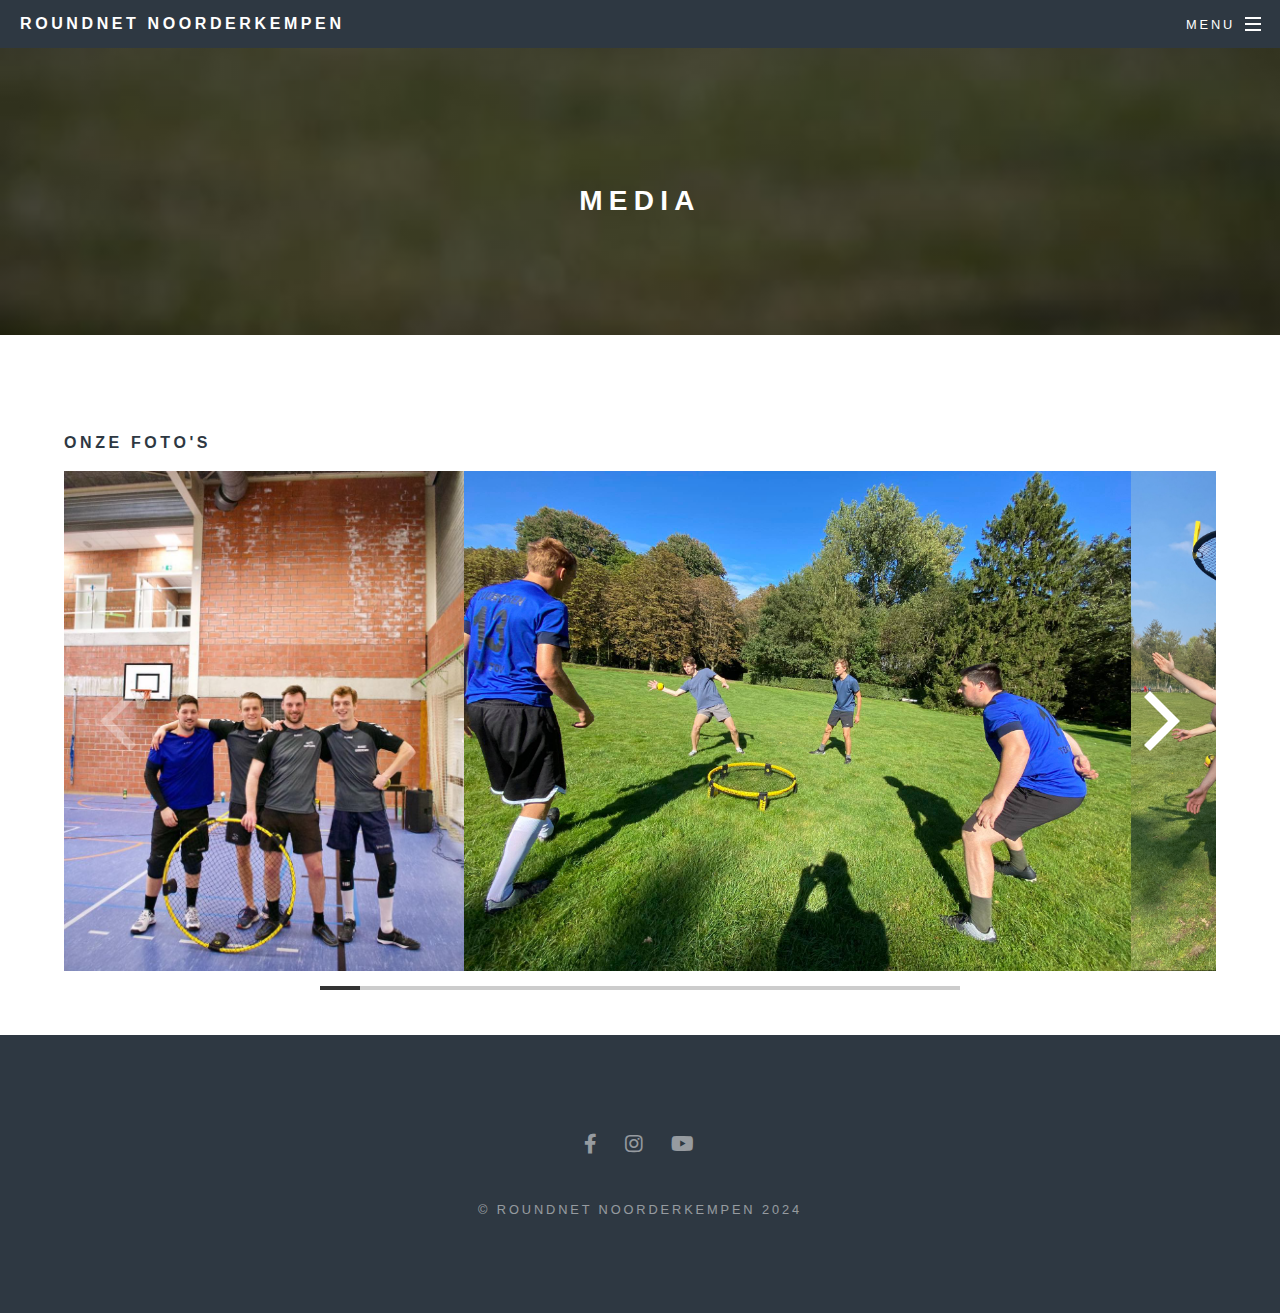
<file: public/media.html>
<!DOCTYPE HTML>
<html>
	<head>
		<title>Roundnet Noorderkempen</title>
		<meta charset="utf-8" />
		<meta name="viewport" content="width=device-width, initial-scale=1, user-scalable=no" />
		<link rel="stylesheet" href="assets/css/main.css" />
		<noscript><link rel="stylesheet" href="assets/css/noscript.css" /></noscript>
		<link rel="stylesheet" href="assets/css/flickity.css"/>
	</head>
	<body class="is-preload">

		<!-- Page Wrapper -->
			<div id="page-wrapper">

				<!-- Header -->
				<header id="header" >
					<h1><a href="index.html">Roundnet Noorderkempen</a></h1>
					<nav id="nav">
						<ul>
							<li class="special">
								<a href="#menu" class="menuToggle"><span>Menu</span></a>
								<div id="menu">
									<ul>
										<li><a href="index.html">Home</a></li>
										<li><a href="wie.html">Wie zijn wij</a></li>
										<li><a href="info.html">Info & Contact</a></li>
										<li><a href="media.html">Media</a></li>
										<div style="position: absolute;bottom: 0;">
											<img width="60%" src="images/logo-bg.png" style="margin-left: auto;margin-right: auto;display: block;">
										</div>
										
									</ul>
								</div>
							</li>
						</ul>
					</nav>
				</header>

				<!-- Main -->
					<article id="main">
						<header>
							<h2>Media</h2>
						</header>
						<section class="wrapper style5">
							<div class="inner">
								<h4>Onze foto's</h4>
								<div class="carousel" data-flickity='{ "imagesLoaded": true, "percentPosition": false, "contain": true, "freeScroll": true}'>
									<img src="images/groep1.jpg"/>
									<img src="images/pic1.jpg"/>
									<img src="images/zen.jpg"/>
									<img src="images/groep3.jpg"/>
									<img src="images/pic2.jpg"/>
									<img src="images/pic3.jpg" alt="One World Trade" />
									<img src="images/pic4.jpg" alt="One World Trade" />
									<img src="images/pic5.jpg" alt="One World Trade" />
									<img src="images/groep2.jpg" alt="One World Trade" />
									<img src="images/pic6.jpg" alt="One World Trade" />
									<img src="images/pic7.jpg" alt="One World Trade" />
									<img src="images/pic8.jpg" alt="One World Trade" />
									<img src="images/pic9.jpg" alt="One World Trade" />
									<img src="images/pic10.jpg" alt="One World Trade" />
									<img src="images/pic11.jpg" alt="One World Trade" />
									<img src="images/pic12.jpg" alt="One World Trade" />
								</div>								  
							</div>
						</section>
					</article>
				<!-- Footer -->
				<footer id="footer">
					<ul class="icons">
						<li><a href="https://www.facebook.com/profile.php?id=100076120993910" class="icon brands fa-facebook-f"><span class="label">Facebook</span></a></li>
						<li><a href="https://www.instagram.com/roundnet_noorderkempen/?hl=en" class="icon brands fa-instagram"><span class="label">Instagram</span></a></li>
						<li><a href="https://www.youtube.com/c/Spikeball" class="icon brands fa-youtube"><span class="label">Youtube</span></a></li>
					</ul>
					<ul class="copyright">
						<li>&copy; Roundnet Noorderkempen 2024</li>
					</ul>
				</footer>

			</div>

		<!-- Scripts -->
			<script src="assets/js/jquery.min.js"></script>
			<script src="assets/js/jquery.scrollex.min.js"></script>
			<script src="assets/js/jquery.scrolly.min.js"></script>
			<script src="assets/js/browser.min.js"></script>
			<script src="assets/js/breakpoints.min.js"></script>
			<script src="assets/js/util.js"></script>
			<script src="assets/js/main.js"></script>
			<script type="text/javascript" src="assets/js/flickity.pkgd.js"></script>
	</body>
</html>
</file>
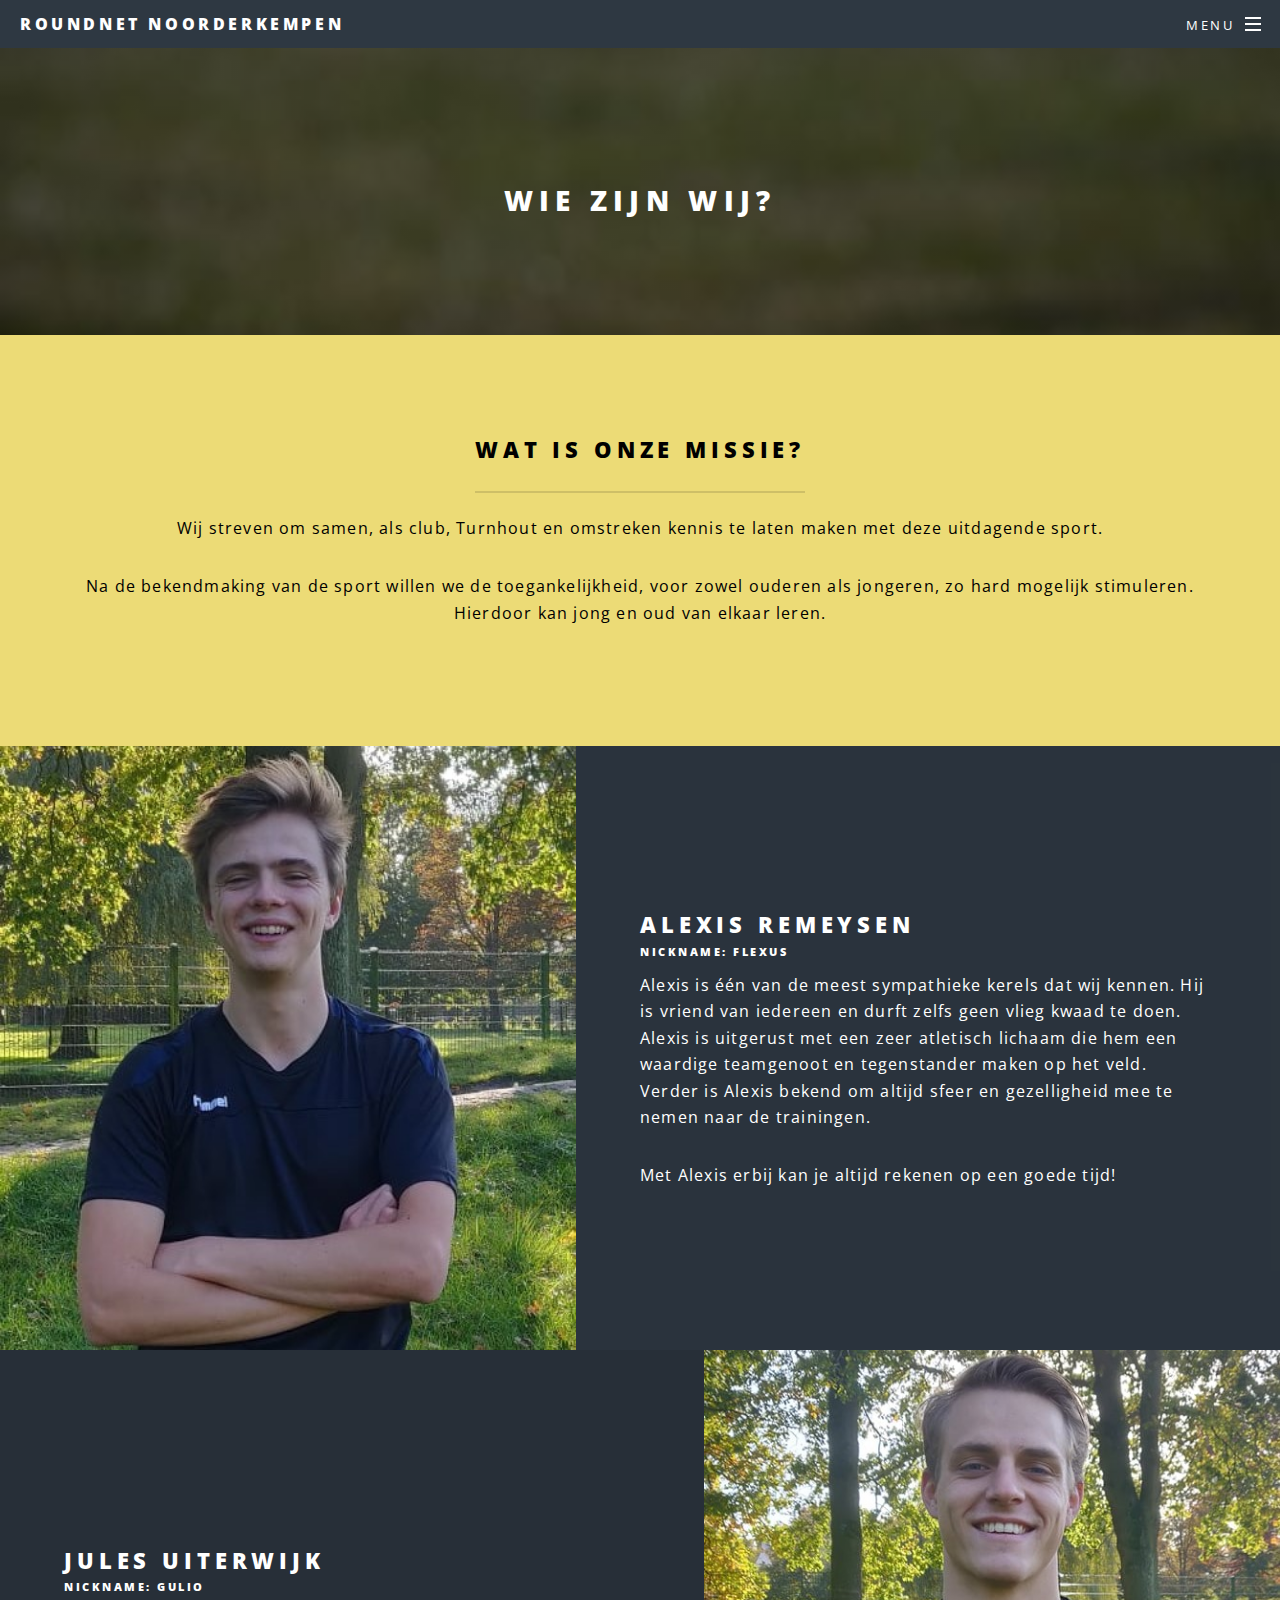
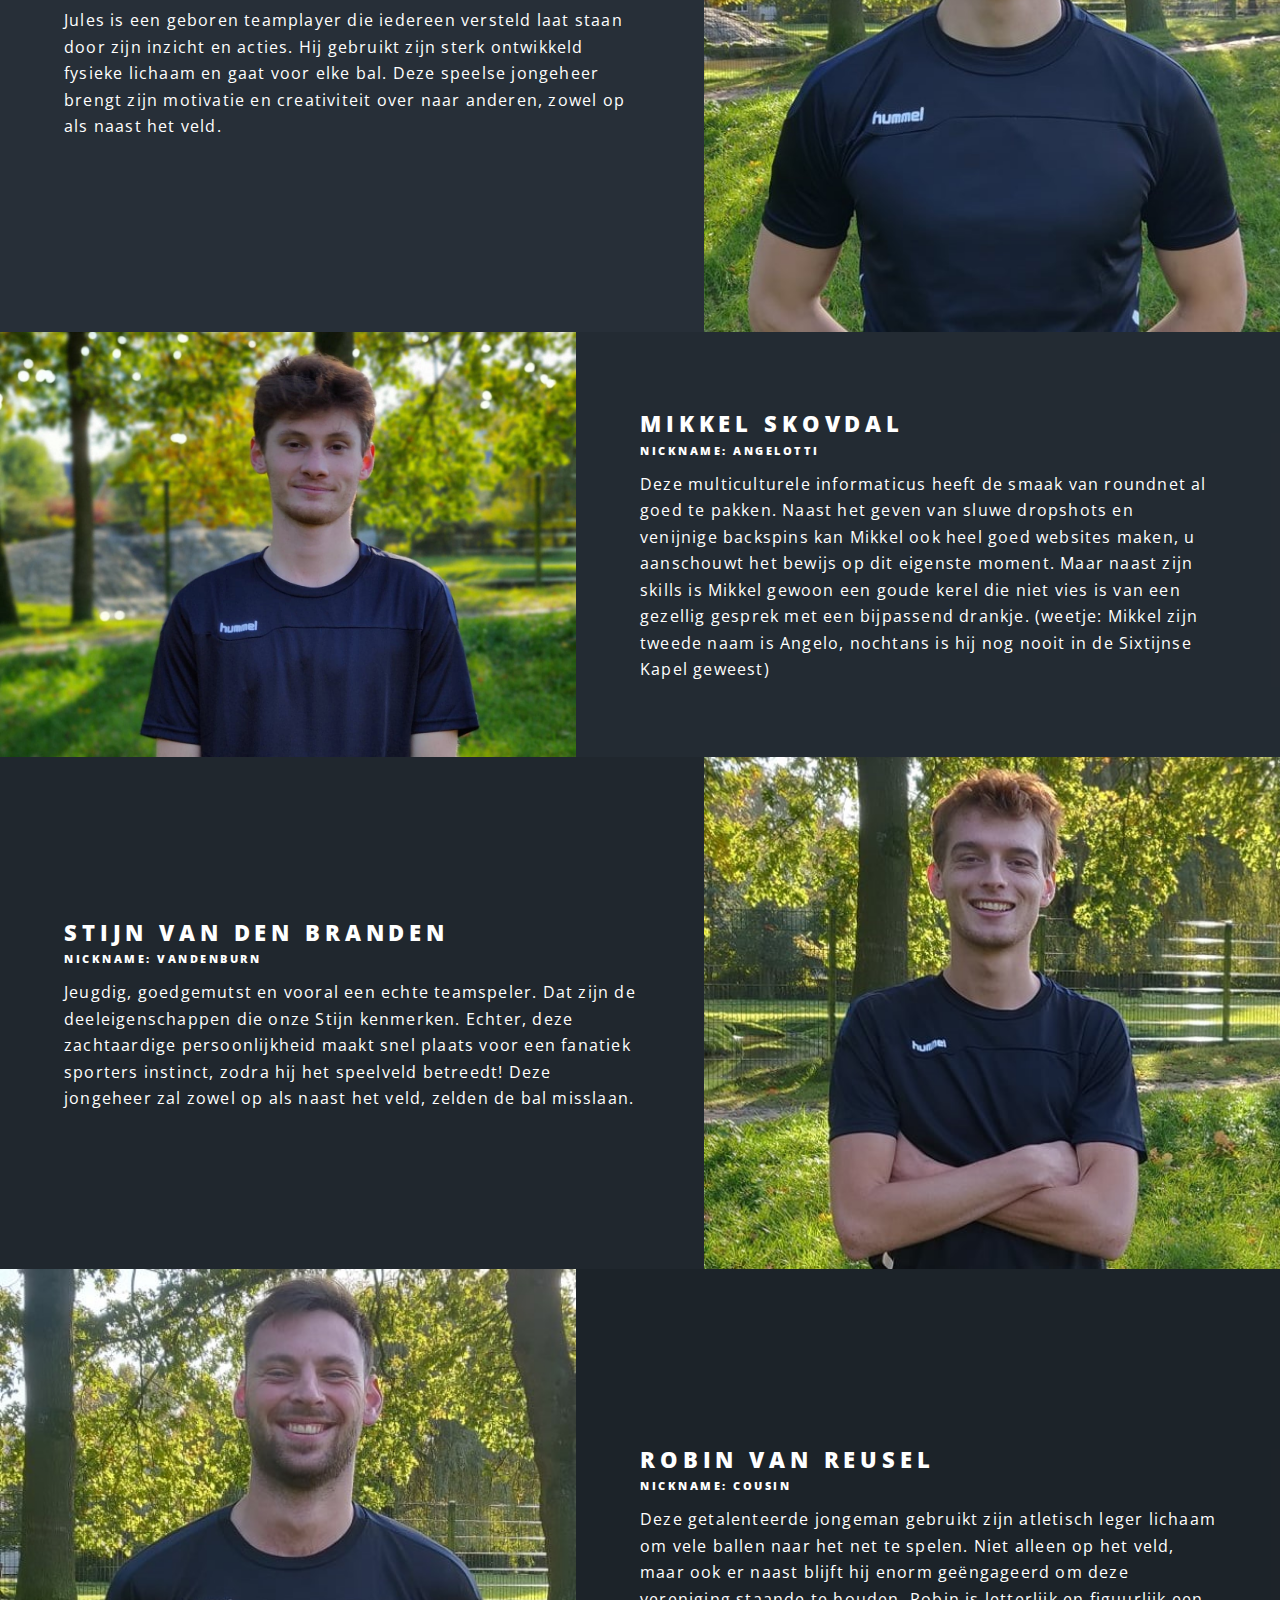
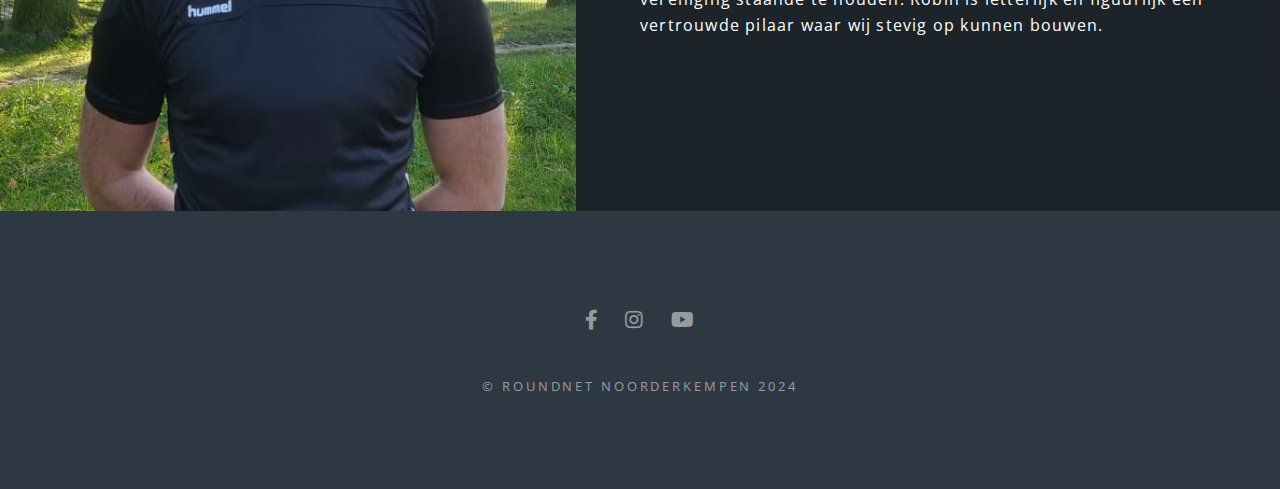
<file: public/wie.html>
<!DOCTYPE HTML>
<html>
	<head>
		<title>Roundnet Noorderkempen</title>
		<meta charset="utf-8" />
		<meta name="viewport" content="width=device-width, initial-scale=1, user-scalable=no" />
		<link rel="stylesheet" href="assets/css/main.css" />
		<noscript><link rel="stylesheet" href="assets/css/noscript.css" /></noscript>
	</head>
	<body class="is-preload">

		<!-- Page Wrapper -->
		<div id="page-wrapper">

			<!-- Header -->
				<header id="header" >
					<h1><a href="index.html">Roundnet Noorderkempen</a></h1>
					<nav id="nav">
						<ul>
							<li class="special">
								<a href="#menu" class="menuToggle"><span>Menu</span></a>
								<div id="menu">
									<ul>
										<li><a href="index.html">Home</a></li>
										<li><a href="wie.html">Wie zijn wij</a></li>
										<li><a href="info.html">Info & Contact</a></li>
										<li><a href="media.html">Media</a></li>
										<div style="position: absolute;bottom: 0;">
											<img width="60%" src="images/logo-bg.png" style="margin-left: auto;margin-right: auto;display: block;">
										</div>
										
									</ul>
								</div>
							</li>
						</ul>
					</nav>
				</header>

				<!-- Main -->
				
					<article id="main">
						<header>
							<h2>Wie zijn wij?</h2>
						</header>
						<!-- One -->
					<section id="one" class="wrapper style1 special">
						<div class="inner">
							<header class="major">
								<h2 style="color: black;">Wat is onze missie?</h2>
								<p style="color: black">Wij streven om samen, als club, Turnhout en omstreken kennis te laten maken met deze uitdagende sport. </p>
								<p style="color: black">Na de bekendmaking van de sport willen we de toegankelijkheid, voor zowel ouderen als jongeren, zo hard mogelijk stimuleren. Hierdoor kan jong en oud van elkaar leren. </p>
							</header>
						</div>
					</section>
						<section id="two" class="wrapper alt style2">
							<section class="spotlight">
								<div class="image"><img src="images/profo1.jpg" alt="" /></div><div class="content">
									<h2 style="margin: 0;">Alexis Remeysen</h2>
									<h6 style="margin-bottom: 1em;">Nickname: Flexus</h6>
									<p>Alexis is één van de meest sympathieke kerels dat wij kennen. Hij is vriend van iedereen en durft zelfs geen vlieg kwaad te doen. Alexis is uitgerust met een zeer atletisch lichaam die hem een waardige teamgenoot en tegenstander maken op het veld. <br/>
									Verder is Alexis bekend om altijd sfeer en gezelligheid mee te nemen naar de trainingen. </p> 
									<p>Met Alexis erbij kan je altijd rekenen op een goede tijd!</p>
								</div>
							</section>
							<section class="spotlight">
								<div class="image"><img src="images/profo2.jpg" alt="" /></div><div class="content">
									<h2 style="margin: 0;">Jules Uiterwijk</h2>
									<h6 style="margin-bottom: 1em;">Nickname: Gulio</h6>
									<p>Jules is een geboren teamplayer die iedereen versteld laat staan door zijn inzicht en acties. 
									Hij gebruikt zijn sterk ontwikkeld fysieke lichaam en gaat voor elke bal. 
									Deze speelse jongeheer brengt zijn motivatie en creativiteit over naar anderen, zowel op als naast het veld.</p>
								</div>
							</section>
							<section class="spotlight">
								<div class="image"><img src="images/profo3.jpg" alt="" /></div><div class="content">
									<h2 style="margin: 0;">Mikkel Skovdal</h2>
									<h6 style="margin-bottom: 1em;">Nickname: Angelotti</h6>
									<p>Deze multiculturele informaticus heeft de smaak van roundnet al goed te pakken. 
									Naast het geven van sluwe dropshots en venijnige backspins kan Mikkel ook heel goed websites maken, 
									u aanschouwt het bewijs op dit eigenste moment. Maar naast zijn skills is Mikkel gewoon een goude kerel die niet vies is van een gezellig gesprek met een bijpassend drankje. 
									(weetje: Mikkel zijn tweede naam is Angelo, nochtans is hij nog nooit in de Sixtijnse Kapel geweest)</p>
								</div>
							</section>
							<section class="spotlight">
								<div class="image"><img src="images/profo4.jpg" alt="" /></div><div class="content">
									<h2 style="margin: 0;">Stijn van den Branden</h2>
									<h6 style="margin-bottom: 1em;">Nickname: Vandenburn</h6>
									<p>Jeugdig, goedgemutst en vooral een echte teamspeler. Dat zijn de deeleigenschappen die onze Stijn kenmerken. Echter, deze zachtaardige persoonlijkheid maakt snel plaats voor een fanatiek sporters instinct, zodra hij het speelveld betreedt! Deze jongeheer zal zowel op als naast het veld, zelden de bal misslaan. </p>
								</div>
							</section>
							<section class="spotlight">
								<div class="image"><img src="images/profo5.jpg" alt="" /></div><div class="content">
									<h2 style="margin: 0;">Robin van Reusel</h2>
									<h6 style="margin-bottom: 1em;">Nickname: Cousin</h6>
									<p>Deze getalenteerde jongeman gebruikt zijn atletisch leger lichaam om vele ballen naar het net te spelen. Niet alleen op het veld, maar ook er naast blijft hij enorm geëngageerd om deze vereniging staande te houden. Robin is letterlijk en figuurlijk een vertrouwde pilaar waar wij stevig op kunnen bouwen. </p>
								</div>
							</section>						
						</section>
					</article>

				<!-- Footer -->
				<footer id="footer">
					<ul class="icons">
						<li><a href="https://www.facebook.com/profile.php?id=100076120993910" class="icon brands fa-facebook-f"><span class="label">Facebook</span></a></li>
						<li><a href="https://www.instagram.com/roundnet_noorderkempen/?hl=en" class="icon brands fa-instagram"><span class="label">Instagram</span></a></li>
						<li><a href="https://www.youtube.com/c/Spikeball" class="icon brands fa-youtube"><span class="label">Youtube</span></a></li>
					</ul>
					<ul class="copyright">
						<li>&copy; Roundnet Noorderkempen 2024</li>
					</ul>
				</footer>

			</div>

		<!-- Scripts -->
			<script src="assets/js/jquery.min.js"></script>
			<script src="assets/js/jquery.scrollex.min.js"></script>
			<script src="assets/js/jquery.scrolly.min.js"></script>
			<script src="assets/js/browser.min.js"></script>
			<script src="assets/js/breakpoints.min.js"></script>
			<script src="assets/js/util.js"></script>
			<script src="assets/js/main.js"></script>

	</body>
</html>
</file>
<file: public/assets/css/noscript.css>
/*
	Spectral by HTML5 UP
	html5up.net | @ajlkn
	Free for personal and commercial use under the CCA 3.0 license (html5up.net/license)
*/

/* Banner */

	body.is-preload #banner h2 {
		-moz-transform: none;
		-webkit-transform: none;
		-ms-transform: none;
		transform: none;
		opacity: 1;
	}

		body.is-preload #banner h2:before, body.is-preload #banner h2:after {
			width: 100%;
		}

	body.is-preload #banner .more {
		-moz-transform: none;
		-webkit-transform: none;
		-ms-transform: none;
		transform: none;
		opacity: 1;
	}

	body.is-preload #banner:after {
		opacity: 0;
	}
</file>
<file: assets/css/noscript.css>
/*
	Spectral by HTML5 UP
	html5up.net | @ajlkn
	Free for personal and commercial use under the CCA 3.0 license (html5up.net/license)
*/

/* Banner */

	body.is-preload #banner h2 {
		-moz-transform: none;
		-webkit-transform: none;
		-ms-transform: none;
		transform: none;
		opacity: 1;
	}

		body.is-preload #banner h2:before, body.is-preload #banner h2:after {
			width: 100%;
		}

	body.is-preload #banner .more {
		-moz-transform: none;
		-webkit-transform: none;
		-ms-transform: none;
		transform: none;
		opacity: 1;
	}

	body.is-preload #banner:after {
		opacity: 0;
	}
</file>
<file: public/assets/css/main.css>
@import url(fontawesome-all.min.css);
@import url("https://fonts.googleapis.com/css?family=Open+Sans:400,400italic,600,600italic,800,800italic");

/*
	Spectral by HTML5 UP
	html5up.net | @ajlkn
	Free for personal and commercial use under the CCA 3.0 license (html5up.net/license)
*/

html, body, div, span, applet, object,
iframe, h1, h2, h3, h4, h5, h6, p, blockquote,
pre, a, abbr, acronym, address, big, cite,
code, del, dfn, em, img, ins, kbd, q, s, samp,
small, strike, strong, sub, sup, tt, var, b,
u, i, center, dl, dt, dd, ol, ul, li, fieldset,
form, label, legend, table, caption, tbody,
tfoot, thead, tr, th, td, article, aside,
canvas, details, embed, figure, figcaption,
footer, header, hgroup, menu, nav, output, ruby,
section, summary, time, mark, audio, video {
	margin: 0;
	padding: 0;
	border: 0;
	font-size: 100%;
	font: inherit;
	vertical-align: baseline;}

article, aside, details, figcaption, figure,
footer, header, hgroup, menu, nav, section {
	display: block;}

body {
	line-height: 1;
}

ol, ul {
	list-style: none;
}

blockquote, q {
	quotes: none;
}

	blockquote:before, blockquote:after, q:before, q:after {
		content: '';
		content: none;
	}

table {
	border-collapse: collapse;
	border-spacing: 0;
}

body {
	-webkit-text-size-adjust: none;
}

mark {
	background-color: transparent;
	color: inherit;
}

input::-moz-focus-inner {
	border: 0;
	padding: 0;
}

input, select, textarea {
	-moz-appearance: none;
	-webkit-appearance: none;
	-ms-appearance: none;
	appearance: none;
}

/* Basic */

	@-ms-viewport {
		width: device-width;
	}

	html {
		box-sizing: border-box;
	}

	*, *:before, *:after {
		box-sizing: inherit;
	}

	body {
		background: #2e3842;
	}

		body.is-preload *, body.is-preload *:before, body.is-preload *:after {
			-moz-animation: none !important;
			-webkit-animation: none !important;
			-ms-animation: none !important;
			animation: none !important;
			-moz-transition: none !important;
			-webkit-transition: none !important;
			-ms-transition: none !important;
			transition: none !important;
		}

	body, input, select, textarea {
		color: #fff;
		font-family: "Open Sans", Helvetica, sans-serif;
		font-size: 15pt;
		font-weight: 400;
		letter-spacing: 0.075em;
		line-height: 1.65em;
	}

		@media screen and (max-width: 1680px) {

			body, input, select, textarea {
				font-size: 13pt;
			}

		}

		@media screen and (max-width: 1280px) {

			body, input, select, textarea {
				font-size: 12pt;
			}

		}

		@media screen and (max-width: 736px) {

			body, input, select, textarea {
				font-size: 11pt;
				letter-spacing: 0.0375em;
			}

		}

	a {
		-moz-transition: color 0.2s ease, border-bottom-color 0.2s ease;
		-webkit-transition: color 0.2s ease, border-bottom-color 0.2s ease;
		-ms-transition: color 0.2s ease, border-bottom-color 0.2s ease;
		transition: color 0.2s ease, border-bottom-color 0.2s ease;
		border-bottom: dotted 1px;
		color: inherit;
		text-decoration: none;
	}

		a:hover {
			border-bottom-color: transparent;
		}

	strong, b {
		color: #fff;
		font-weight: 600;
	}

	em, i {
		font-style: italic;
	}

	p {
		margin: 0 0 2em 0;
	}

	h1, h2, h3, h4, h5, h6 {
		color: #fff;
		font-weight: 800;
		letter-spacing: 0.225em;
		line-height: 1em;
		margin: 0 0 1em 0;
		text-transform: uppercase;
	}

		h1 a, h2 a, h3 a, h4 a, h5 a, h6 a {
			color: inherit;
			text-decoration: none;
		}

	h2 {
		font-size: 1.35em;
		line-height: 1.75em;
	}

		@media screen and (max-width: 736px) {

			h2 {
				font-size: 1.1em;
				line-height: 1.65em;
			}

		}

	h3 {
		font-size: 1.15em;
		line-height: 1.75em;
	}

		@media screen and (max-width: 736px) {

			h3 {
				font-size: 1em;
				line-height: 1.65em;
			}

		}

	h4 {
		font-size: 1em;
		line-height: 1.5em;
	}

	h5 {
		font-size: 0.8em;
		line-height: 1.5em;
	}

	h6 {
		font-size: 0.7em;
		line-height: 1.5em;
	}

	sub {
		font-size: 0.8em;
		position: relative;
		top: 0.5em;
	}

	sup {
		font-size: 0.8em;
		position: relative;
		top: -0.5em;
	}

	hr {
		border: 0;
		border-bottom: solid 2px #fff;
		margin: 3em 0;
	}

		hr.major {
			margin: 4.5em 0;
		}

	blockquote {
		border-left: solid 4px #fff;
		font-style: italic;
		margin: 0 0 2em 0;
		padding: 0.5em 0 0.5em 2em;
	}

	code {
		background: rgba(144, 144, 144, 0.25);
		border-radius: 3px;
		font-family: "Courier New", monospace;
		font-size: 0.9em;
		letter-spacing: 0;
		margin: 0 0.25em;
		padding: 0.25em 0.65em;
	}

	pre {
		-webkit-overflow-scrolling: touch;
		font-family: "Courier New", monospace;
		font-size: 0.9em;
		margin: 0 0 2em 0;
	}

		pre code {
			display: block;
			line-height: 1.75em;
			padding: 1em 1.5em;
			overflow-x: auto;
		}

	.align-left {
		text-align: left;
	}

	.align-center {
		text-align: center;
	}

	.align-right {
		text-align: right;
	}

/* Row */

	.row {
		display: flex;
		flex-wrap: wrap;
		box-sizing: border-box;
		align-items: stretch;
	}

		.row > * {
			box-sizing: border-box;
		}

		.row.gtr-uniform > * > :last-child {
			margin-bottom: 0;
		}

		.row.aln-left {
			justify-content: flex-start;
		}

		.row.aln-center {
			justify-content: center;
		}

		.row.aln-right {
			justify-content: flex-end;
		}

		.row.aln-top {
			align-items: flex-start;
		}

		.row.aln-middle {
			align-items: center;
		}

		.row.aln-bottom {
			align-items: flex-end;
		}

		.row > .imp {
			order: -1;
		}

		.row > .col-1 {
			width: 8.33333%;
		}

		.row > .off-1 {
			margin-left: 8.33333%;
		}

		.row > .col-2 {
			width: 16.66667%;
		}

		.row > .off-2 {
			margin-left: 16.66667%;
		}

		.row > .col-3 {
			width: 25%;
		}

		.row > .off-3 {
			margin-left: 25%;
		}

		.row > .col-4 {
			width: 33.33333%;
		}

		.row > .off-4 {
			margin-left: 33.33333%;
		}

		.row > .col-5 {
			width: 41.66667%;
		}

		.row > .off-5 {
			margin-left: 41.66667%;
		}

		.row > .col-6 {
			width: 50%;
		}

		.row > .off-6 {
			margin-left: 50%;
		}

		.row > .col-7 {
			width: 58.33333%;
		}

		.row > .off-7 {
			margin-left: 58.33333%;
		}

		.row > .col-8 {
			width: 66.66667%;
		}

		.row > .off-8 {
			margin-left: 66.66667%;
		}

		.row > .col-9 {
			width: 75%;
		}

		.row > .off-9 {
			margin-left: 75%;
		}

		.row > .col-10 {
			width: 83.33333%;
		}

		.row > .off-10 {
			margin-left: 83.33333%;
		}

		.row > .col-11 {
			width: 91.66667%;
		}

		.row > .off-11 {
			margin-left: 91.66667%;
		}

		.row > .col-12 {
			width: 100%;
		}

		.row > .off-12 {
			margin-left: 100%;
		}

		.row.gtr-0 {
			margin-top: 0;
			margin-left: 0em;
		}

			.row.gtr-0 > * {
				padding: 0 0 0 0em;
			}

			.row.gtr-0.gtr-uniform {
				margin-top: 0em;
			}

				.row.gtr-0.gtr-uniform > * {
					padding-top: 0em;
				}

		.row.gtr-25 {
			margin-top: 0;
			margin-left: -0.375em;
		}

			.row.gtr-25 > * {
				padding: 0 0 0 0.375em;
			}

			.row.gtr-25.gtr-uniform {
				margin-top: -0.375em;
			}

				.row.gtr-25.gtr-uniform > * {
					padding-top: 0.375em;
				}

		.row.gtr-50 {
			margin-top: 0;
			margin-left: -0.75em;
		}

			.row.gtr-50 > * {
				padding: 0 0 0 0.75em;
			}

			.row.gtr-50.gtr-uniform {
				margin-top: -0.75em;
			}

				.row.gtr-50.gtr-uniform > * {
					padding-top: 0.75em;
				}

		.row {
			margin-top: 0;
			margin-left: -1.5em;
		}

			.row > * {
				padding: 0 0 0 1.5em;
			}

			.row.gtr-uniform {
				margin-top: -1.5em;
			}

				.row.gtr-uniform > * {
					padding-top: 1.5em;
				}

		.row.gtr-150 {
			margin-top: 0;
			margin-left: -2.25em;
		}

			.row.gtr-150 > * {
				padding: 0 0 0 2.25em;
			}

			.row.gtr-150.gtr-uniform {
				margin-top: -2.25em;
			}

				.row.gtr-150.gtr-uniform > * {
					padding-top: 2.25em;
				}

		.row.gtr-200 {
			margin-top: 0;
			margin-left: -3em;
		}

			.row.gtr-200 > * {
				padding: 0 0 0 3em;
			}

			.row.gtr-200.gtr-uniform {
				margin-top: -3em;
			}

				.row.gtr-200.gtr-uniform > * {
					padding-top: 3em;
				}

		@media screen and (max-width: 1680px) {

			.row {
				display: flex;
				flex-wrap: wrap;
				box-sizing: border-box;
				align-items: stretch;
			}

				.row > * {
					box-sizing: border-box;
				}

				.row.gtr-uniform > * > :last-child {
					margin-bottom: 0;
				}

				.row.aln-left {
					justify-content: flex-start;
				}

				.row.aln-center {
					justify-content: center;
				}

				.row.aln-right {
					justify-content: flex-end;
				}

				.row.aln-top {
					align-items: flex-start;
				}

				.row.aln-middle {
					align-items: center;
				}

				.row.aln-bottom {
					align-items: flex-end;
				}

				.row > .imp-xlarge {
					order: -1;
				}

				.row > .col-1-xlarge {
					width: 8.33333%;
				}

				.row > .off-1-xlarge {
					margin-left: 8.33333%;
				}

				.row > .col-2-xlarge {
					width: 16.66667%;
				}

				.row > .off-2-xlarge {
					margin-left: 16.66667%;
				}

				.row > .col-3-xlarge {
					width: 25%;
				}

				.row > .off-3-xlarge {
					margin-left: 25%;
				}

				.row > .col-4-xlarge {
					width: 33.33333%;
				}

				.row > .off-4-xlarge {
					margin-left: 33.33333%;
				}

				.row > .col-5-xlarge {
					width: 41.66667%;
				}

				.row > .off-5-xlarge {
					margin-left: 41.66667%;
				}

				.row > .col-6-xlarge {
					width: 50%;
				}

				.row > .off-6-xlarge {
					margin-left: 50%;
				}

				.row > .col-7-xlarge {
					width: 58.33333%;
				}

				.row > .off-7-xlarge {
					margin-left: 58.33333%;
				}

				.row > .col-8-xlarge {
					width: 66.66667%;
				}

				.row > .off-8-xlarge {
					margin-left: 66.66667%;
				}

				.row > .col-9-xlarge {
					width: 75%;
				}

				.row > .off-9-xlarge {
					margin-left: 75%;
				}

				.row > .col-10-xlarge {
					width: 83.33333%;
				}

				.row > .off-10-xlarge {
					margin-left: 83.33333%;
				}

				.row > .col-11-xlarge {
					width: 91.66667%;
				}

				.row > .off-11-xlarge {
					margin-left: 91.66667%;
				}

				.row > .col-12-xlarge {
					width: 100%;
				}

				.row > .off-12-xlarge {
					margin-left: 100%;
				}

				.row.gtr-0 {
					margin-top: 0;
					margin-left: 0em;
				}

					.row.gtr-0 > * {
						padding: 0 0 0 0em;
					}

					.row.gtr-0.gtr-uniform {
						margin-top: 0em;
					}

						.row.gtr-0.gtr-uniform > * {
							padding-top: 0em;
						}

				.row.gtr-25 {
					margin-top: 0;
					margin-left: -0.375em;
				}

					.row.gtr-25 > * {
						padding: 0 0 0 0.375em;
					}

					.row.gtr-25.gtr-uniform {
						margin-top: -0.375em;
					}

						.row.gtr-25.gtr-uniform > * {
							padding-top: 0.375em;
						}

				.row.gtr-50 {
					margin-top: 0;
					margin-left: -0.75em;
				}

					.row.gtr-50 > * {
						padding: 0 0 0 0.75em;
					}

					.row.gtr-50.gtr-uniform {
						margin-top: -0.75em;
					}

						.row.gtr-50.gtr-uniform > * {
							padding-top: 0.75em;
						}

				.row {
					margin-top: 0;
					margin-left: -1.5em;
				}

					.row > * {
						padding: 0 0 0 1.5em;
					}

					.row.gtr-uniform {
						margin-top: -1.5em;
					}

						.row.gtr-uniform > * {
							padding-top: 1.5em;
						}

				.row.gtr-150 {
					margin-top: 0;
					margin-left: -2.25em;
				}

					.row.gtr-150 > * {
						padding: 0 0 0 2.25em;
					}

					.row.gtr-150.gtr-uniform {
						margin-top: -2.25em;
					}

						.row.gtr-150.gtr-uniform > * {
							padding-top: 2.25em;
						}

				.row.gtr-200 {
					margin-top: 0;
					margin-left: -3em;
				}

					.row.gtr-200 > * {
						padding: 0 0 0 3em;
					}

					.row.gtr-200.gtr-uniform {
						margin-top: -3em;
					}

						.row.gtr-200.gtr-uniform > * {
							padding-top: 3em;
						}

		}

		@media screen and (max-width: 1280px) {

			.row {
				display: flex;
				flex-wrap: wrap;
				box-sizing: border-box;
				align-items: stretch;
			}

				.row > * {
					box-sizing: border-box;
				}

				.row.gtr-uniform > * > :last-child {
					margin-bottom: 0;
				}

				.row.aln-left {
					justify-content: flex-start;
				}

				.row.aln-center {
					justify-content: center;
				}

				.row.aln-right {
					justify-content: flex-end;
				}

				.row.aln-top {
					align-items: flex-start;
				}

				.row.aln-middle {
					align-items: center;
				}

				.row.aln-bottom {
					align-items: flex-end;
				}

				.row > .imp-large {
					order: -1;
				}

				.row > .col-1-large {
					width: 8.33333%;
				}

				.row > .off-1-large {
					margin-left: 8.33333%;
				}

				.row > .col-2-large {
					width: 16.66667%;
				}

				.row > .off-2-large {
					margin-left: 16.66667%;
				}

				.row > .col-3-large {
					width: 25%;
				}

				.row > .off-3-large {
					margin-left: 25%;
				}

				.row > .col-4-large {
					width: 33.33333%;
				}

				.row > .off-4-large {
					margin-left: 33.33333%;
				}

				.row > .col-5-large {
					width: 41.66667%;
				}

				.row > .off-5-large {
					margin-left: 41.66667%;
				}

				.row > .col-6-large {
					width: 50%;
				}

				.row > .off-6-large {
					margin-left: 50%;
				}

				.row > .col-7-large {
					width: 58.33333%;
				}

				.row > .off-7-large {
					margin-left: 58.33333%;
				}

				.row > .col-8-large {
					width: 66.66667%;
				}

				.row > .off-8-large {
					margin-left: 66.66667%;
				}

				.row > .col-9-large {
					width: 75%;
				}

				.row > .off-9-large {
					margin-left: 75%;
				}

				.row > .col-10-large {
					width: 83.33333%;
				}

				.row > .off-10-large {
					margin-left: 83.33333%;
				}

				.row > .col-11-large {
					width: 91.66667%;
				}

				.row > .off-11-large {
					margin-left: 91.66667%;
				}

				.row > .col-12-large {
					width: 100%;
				}

				.row > .off-12-large {
					margin-left: 100%;
				}

				.row.gtr-0 {
					margin-top: 0;
					margin-left: 0em;
				}

					.row.gtr-0 > * {
						padding: 0 0 0 0em;
					}

					.row.gtr-0.gtr-uniform {
						margin-top: 0em;
					}

						.row.gtr-0.gtr-uniform > * {
							padding-top: 0em;
						}

				.row.gtr-25 {
					margin-top: 0;
					margin-left: -0.375em;
				}

					.row.gtr-25 > * {
						padding: 0 0 0 0.375em;
					}

					.row.gtr-25.gtr-uniform {
						margin-top: -0.375em;
					}

						.row.gtr-25.gtr-uniform > * {
							padding-top: 0.375em;
						}

				.row.gtr-50 {
					margin-top: 0;
					margin-left: -0.75em;
				}

					.row.gtr-50 > * {
						padding: 0 0 0 0.75em;
					}

					.row.gtr-50.gtr-uniform {
						margin-top: -0.75em;
					}

						.row.gtr-50.gtr-uniform > * {
							padding-top: 0.75em;
						}

				.row {
					margin-top: 0;
					margin-left: -1.5em;
				}

					.row > * {
						padding: 0 0 0 1.5em;
					}

					.row.gtr-uniform {
						margin-top: -1.5em;
					}

						.row.gtr-uniform > * {
							padding-top: 1.5em;
						}

				.row.gtr-150 {
					margin-top: 0;
					margin-left: -2.25em;
				}

					.row.gtr-150 > * {
						padding: 0 0 0 2.25em;
					}

					.row.gtr-150.gtr-uniform {
						margin-top: -2.25em;
					}

						.row.gtr-150.gtr-uniform > * {
							padding-top: 2.25em;
						}

				.row.gtr-200 {
					margin-top: 0;
					margin-left: -3em;
				}

					.row.gtr-200 > * {
						padding: 0 0 0 3em;
					}

					.row.gtr-200.gtr-uniform {
						margin-top: -3em;
					}

						.row.gtr-200.gtr-uniform > * {
							padding-top: 3em;
						}

		}

		@media screen and (max-width: 980px) {

			.row {
				display: flex;
				flex-wrap: wrap;
				box-sizing: border-box;
				align-items: stretch;
			}

				.row > * {
					box-sizing: border-box;
				}

				.row.gtr-uniform > * > :last-child {
					margin-bottom: 0;
				}

				.row.aln-left {
					justify-content: flex-start;
				}

				.row.aln-center {
					justify-content: center;
				}

				.row.aln-right {
					justify-content: flex-end;
				}

				.row.aln-top {
					align-items: flex-start;
				}

				.row.aln-middle {
					align-items: center;
				}

				.row.aln-bottom {
					align-items: flex-end;
				}

				.row > .imp-medium {
					order: -1;
				}

				.row > .col-1-medium {
					width: 8.33333%;
				}

				.row > .off-1-medium {
					margin-left: 8.33333%;
				}

				.row > .col-2-medium {
					width: 16.66667%;
				}

				.row > .off-2-medium {
					margin-left: 16.66667%;
				}

				.row > .col-3-medium {
					width: 25%;
				}

				.row > .off-3-medium {
					margin-left: 25%;
				}

				.row > .col-4-medium {
					width: 33.33333%;
				}

				.row > .off-4-medium {
					margin-left: 33.33333%;
				}

				.row > .col-5-medium {
					width: 41.66667%;
				}

				.row > .off-5-medium {
					margin-left: 41.66667%;
				}

				.row > .col-6-medium {
					width: 50%;
				}

				.row > .off-6-medium {
					margin-left: 50%;
				}

				.row > .col-7-medium {
					width: 58.33333%;
				}

				.row > .off-7-medium {
					margin-left: 58.33333%;
				}

				.row > .col-8-medium {
					width: 66.66667%;
				}

				.row > .off-8-medium {
					margin-left: 66.66667%;
				}

				.row > .col-9-medium {
					width: 75%;
				}

				.row > .off-9-medium {
					margin-left: 75%;
				}

				.row > .col-10-medium {
					width: 83.33333%;
				}

				.row > .off-10-medium {
					margin-left: 83.33333%;
				}

				.row > .col-11-medium {
					width: 91.66667%;
				}

				.row > .off-11-medium {
					margin-left: 91.66667%;
				}

				.row > .col-12-medium {
					width: 100%;
				}

				.row > .off-12-medium {
					margin-left: 100%;
				}

				.row.gtr-0 {
					margin-top: 0;
					margin-left: 0em;
				}

					.row.gtr-0 > * {
						padding: 0 0 0 0em;
					}

					.row.gtr-0.gtr-uniform {
						margin-top: 0em;
					}

						.row.gtr-0.gtr-uniform > * {
							padding-top: 0em;
						}

				.row.gtr-25 {
					margin-top: 0;
					margin-left: -0.375em;
				}

					.row.gtr-25 > * {
						padding: 0 0 0 0.375em;
					}

					.row.gtr-25.gtr-uniform {
						margin-top: -0.375em;
					}

						.row.gtr-25.gtr-uniform > * {
							padding-top: 0.375em;
						}

				.row.gtr-50 {
					margin-top: 0;
					margin-left: -0.75em;
				}

					.row.gtr-50 > * {
						padding: 0 0 0 0.75em;
					}

					.row.gtr-50.gtr-uniform {
						margin-top: -0.75em;
					}

						.row.gtr-50.gtr-uniform > * {
							padding-top: 0.75em;
						}

				.row {
					margin-top: 0;
					margin-left: -1.5em;
				}

					.row > * {
						padding: 0 0 0 1.5em;
					}

					.row.gtr-uniform {
						margin-top: -1.5em;
					}

						.row.gtr-uniform > * {
							padding-top: 1.5em;
						}

				.row.gtr-150 {
					margin-top: 0;
					margin-left: -2.25em;
				}

					.row.gtr-150 > * {
						padding: 0 0 0 2.25em;
					}

					.row.gtr-150.gtr-uniform {
						margin-top: -2.25em;
					}

						.row.gtr-150.gtr-uniform > * {
							padding-top: 2.25em;
						}

				.row.gtr-200 {
					margin-top: 0;
					margin-left: -3em;
				}

					.row.gtr-200 > * {
						padding: 0 0 0 3em;
					}

					.row.gtr-200.gtr-uniform {
						margin-top: -3em;
					}

						.row.gtr-200.gtr-uniform > * {
							padding-top: 3em;
						}

		}

		@media screen and (max-width: 736px) {

			.row {
				display: flex;
				flex-wrap: wrap;
				box-sizing: border-box;
				align-items: stretch;
			}

				.row > * {
					box-sizing: border-box;
				}

				.row.gtr-uniform > * > :last-child {
					margin-bottom: 0;
				}

				.row.aln-left {
					justify-content: flex-start;
				}

				.row.aln-center {
					justify-content: center;
				}

				.row.aln-right {
					justify-content: flex-end;
				}

				.row.aln-top {
					align-items: flex-start;
				}

				.row.aln-middle {
					align-items: center;
				}

				.row.aln-bottom {
					align-items: flex-end;
				}

				.row > .imp-small {
					order: -1;
				}

				.row > .col-1-small {
					width: 8.33333%;
				}

				.row > .off-1-small {
					margin-left: 8.33333%;
				}

				.row > .col-2-small {
					width: 16.66667%;
				}

				.row > .off-2-small {
					margin-left: 16.66667%;
				}

				.row > .col-3-small {
					width: 25%;
				}

				.row > .off-3-small {
					margin-left: 25%;
				}

				.row > .col-4-small {
					width: 33.33333%;
				}

				.row > .off-4-small {
					margin-left: 33.33333%;
				}

				.row > .col-5-small {
					width: 41.66667%;
				}

				.row > .off-5-small {
					margin-left: 41.66667%;
				}

				.row > .col-6-small {
					width: 50%;
				}

				.row > .off-6-small {
					margin-left: 50%;
				}

				.row > .col-7-small {
					width: 58.33333%;
				}

				.row > .off-7-small {
					margin-left: 58.33333%;
				}

				.row > .col-8-small {
					width: 66.66667%;
				}

				.row > .off-8-small {
					margin-left: 66.66667%;
				}

				.row > .col-9-small {
					width: 75%;
				}

				.row > .off-9-small {
					margin-left: 75%;
				}

				.row > .col-10-small {
					width: 83.33333%;
				}

				.row > .off-10-small {
					margin-left: 83.33333%;
				}

				.row > .col-11-small {
					width: 91.66667%;
				}

				.row > .off-11-small {
					margin-left: 91.66667%;
				}

				.row > .col-12-small {
					width: 100%;
				}

				.row > .off-12-small {
					margin-left: 100%;
				}

				.row.gtr-0 {
					margin-top: 0;
					margin-left: 0em;
				}

					.row.gtr-0 > * {
						padding: 0 0 0 0em;
					}

					.row.gtr-0.gtr-uniform {
						margin-top: 0em;
					}

						.row.gtr-0.gtr-uniform > * {
							padding-top: 0em;
						}

				.row.gtr-25 {
					margin-top: 0;
					margin-left: -0.375em;
				}

					.row.gtr-25 > * {
						padding: 0 0 0 0.375em;
					}

					.row.gtr-25.gtr-uniform {
						margin-top: -0.375em;
					}

						.row.gtr-25.gtr-uniform > * {
							padding-top: 0.375em;
						}

				.row.gtr-50 {
					margin-top: 0;
					margin-left: -0.75em;
				}

					.row.gtr-50 > * {
						padding: 0 0 0 0.75em;
					}

					.row.gtr-50.gtr-uniform {
						margin-top: -0.75em;
					}

						.row.gtr-50.gtr-uniform > * {
							padding-top: 0.75em;
						}

				.row {
					margin-top: 0;
					margin-left: -1.5em;
				}

					.row > * {
						padding: 0 0 0 1.5em;
					}

					.row.gtr-uniform {
						margin-top: -1.5em;
					}

						.row.gtr-uniform > * {
							padding-top: 1.5em;
						}

				.row.gtr-150 {
					margin-top: 0;
					margin-left: -2.25em;
				}

					.row.gtr-150 > * {
						padding: 0 0 0 2.25em;
					}

					.row.gtr-150.gtr-uniform {
						margin-top: -2.25em;
					}

						.row.gtr-150.gtr-uniform > * {
							padding-top: 2.25em;
						}

				.row.gtr-200 {
					margin-top: 0;
					margin-left: -3em;
				}

					.row.gtr-200 > * {
						padding: 0 0 0 3em;
					}

					.row.gtr-200.gtr-uniform {
						margin-top: -3em;
					}

						.row.gtr-200.gtr-uniform > * {
							padding-top: 3em;
						}

		}

		@media screen and (max-width: 480px) {

			.row {
				display: flex;
				flex-wrap: wrap;
				box-sizing: border-box;
				align-items: stretch;
			}

				.row > * {
					box-sizing: border-box;
				}

				.row.gtr-uniform > * > :last-child {
					margin-bottom: 0;
				}

				.row.aln-left {
					justify-content: flex-start;
				}

				.row.aln-center {
					justify-content: center;
				}

				.row.aln-right {
					justify-content: flex-end;
				}

				.row.aln-top {
					align-items: flex-start;
				}

				.row.aln-middle {
					align-items: center;
				}

				.row.aln-bottom {
					align-items: flex-end;
				}

				.row > .imp-xsmall {
					order: -1;
				}

				.row > .col-1-xsmall {
					width: 8.33333%;
				}

				.row > .off-1-xsmall {
					margin-left: 8.33333%;
				}

				.row > .col-2-xsmall {
					width: 16.66667%;
				}

				.row > .off-2-xsmall {
					margin-left: 16.66667%;
				}

				.row > .col-3-xsmall {
					width: 25%;
				}

				.row > .off-3-xsmall {
					margin-left: 25%;
				}

				.row > .col-4-xsmall {
					width: 33.33333%;
				}

				.row > .off-4-xsmall {
					margin-left: 33.33333%;
				}

				.row > .col-5-xsmall {
					width: 41.66667%;
				}

				.row > .off-5-xsmall {
					margin-left: 41.66667%;
				}

				.row > .col-6-xsmall {
					width: 50%;
				}

				.row > .off-6-xsmall {
					margin-left: 50%;
				}

				.row > .col-7-xsmall {
					width: 58.33333%;
				}

				.row > .off-7-xsmall {
					margin-left: 58.33333%;
				}

				.row > .col-8-xsmall {
					width: 66.66667%;
				}

				.row > .off-8-xsmall {
					margin-left: 66.66667%;
				}

				.row > .col-9-xsmall {
					width: 75%;
				}

				.row > .off-9-xsmall {
					margin-left: 75%;
				}

				.row > .col-10-xsmall {
					width: 83.33333%;
				}

				.row > .off-10-xsmall {
					margin-left: 83.33333%;
				}

				.row > .col-11-xsmall {
					width: 91.66667%;
				}

				.row > .off-11-xsmall {
					margin-left: 91.66667%;
				}

				.row > .col-12-xsmall {
					width: 100%;
				}

				.row > .off-12-xsmall {
					margin-left: 100%;
				}

				.row.gtr-0 {
					margin-top: 0;
					margin-left: 0em;
				}

					.row.gtr-0 > * {
						padding: 0 0 0 0em;
					}

					.row.gtr-0.gtr-uniform {
						margin-top: 0em;
					}

						.row.gtr-0.gtr-uniform > * {
							padding-top: 0em;
						}

				.row.gtr-25 {
					margin-top: 0;
					margin-left: -0.375em;
				}

					.row.gtr-25 > * {
						padding: 0 0 0 0.375em;
					}

					.row.gtr-25.gtr-uniform {
						margin-top: -0.375em;
					}

						.row.gtr-25.gtr-uniform > * {
							padding-top: 0.375em;
						}

				.row.gtr-50 {
					margin-top: 0;
					margin-left: -0.75em;
				}

					.row.gtr-50 > * {
						padding: 0 0 0 0.75em;
					}

					.row.gtr-50.gtr-uniform {
						margin-top: -0.75em;
					}

						.row.gtr-50.gtr-uniform > * {
							padding-top: 0.75em;
						}

				.row {
					margin-top: 0;
					margin-left: -1.5em;
				}

					.row > * {
						padding: 0 0 0 1.5em;
					}

					.row.gtr-uniform {
						margin-top: -1.5em;
					}

						.row.gtr-uniform > * {
							padding-top: 1.5em;
						}

				.row.gtr-150 {
					margin-top: 0;
					margin-left: -2.25em;
				}

					.row.gtr-150 > * {
						padding: 0 0 0 2.25em;
					}

					.row.gtr-150.gtr-uniform {
						margin-top: -2.25em;
					}

						.row.gtr-150.gtr-uniform > * {
							padding-top: 2.25em;
						}

				.row.gtr-200 {
					margin-top: 0;
					margin-left: -3em;
				}

					.row.gtr-200 > * {
						padding: 0 0 0 3em;
					}

					.row.gtr-200.gtr-uniform {
						margin-top: -3em;
					}

						.row.gtr-200.gtr-uniform > * {
							padding-top: 3em;
						}

		}

/* Section/Article */

	section.special, article.special {
		text-align: center;
	}

	header p {
		color: rgba(255, 255, 255, 0.5);
		position: relative;
		top: -0.25em;
	}

	header h3 + p {
		font-size: 1.1em;
	}

	header h4 + p,
	header h5 + p,
	header h6 + p {
		font-size: 0.9em;
	}

	header.major {
		margin: 0 0 3.5em 0;
	}

		header.major h2, header.major h3, header.major h4, header.major h5, header.major h6 {
			border-bottom: solid 2px #fff;
			display: inline-block;
			padding-bottom: 1em;
			position: relative;
		}

			header.major h2:after, header.major h3:after, header.major h4:after, header.major h5:after, header.major h6:after {
				content: '';
				display: block;
				height: 1px;
			}

		header.major p {
			color: #fff;
			top: 0;
		}

		@media screen and (max-width: 736px) {

			header.major {
				margin: 0 0 2em 0;
			}

		}

	@media screen and (max-width: 980px) {

		header br {
			display: none;
		}

	}

/* Form */

	form {
		margin: 0 0 2em 0;
	}

	label {
		color: #fff;
		display: block;
		font-size: 0.9em;
		font-weight: 600;
		margin: 0 0 1em 0;
	}

	input[type="text"],
	input[type="password"],
	input[type="email"],
	select,
	textarea {
		-moz-appearance: none;
		-webkit-appearance: none;
		-ms-appearance: none;
		appearance: none;
		background-color: rgba(144, 144, 144, 0.25);
		border-radius: 3px;
		border: none;
		color: inherit;
		display: block;
		outline: 0;
		padding: 0 1em;
		text-decoration: none;
		width: 100%;
	}

		input[type="text"]:invalid,
		input[type="password"]:invalid,
		input[type="email"]:invalid,
		select:invalid,
		textarea:invalid {
			box-shadow: none;
		}

		input[type="text"]:focus,
		input[type="password"]:focus,
		input[type="email"]:focus,
		select:focus,
		textarea:focus {
			box-shadow: 0 0 0 2px #21b2a6;
		}

	select {
		background-size: 1.25em;
		background-repeat: no-repeat;
		background-position: calc(100% - 1em) center;
		height: 2.75em;
		padding-right: 2.75em;
		text-overflow: ellipsis;
	}

		select:focus::-ms-value {
			background-color: transparent;
		}

		select::-ms-expand {
			display: none;
		}

	input[type="text"],
	input[type="password"],
	input[type="email"],
	select {
		height: 2.75em;
	}

	textarea {
		padding: 0.75em 1em;
	}

	input[type="checkbox"],
	input[type="radio"] {
		-moz-appearance: none;
		-webkit-appearance: none;
		-ms-appearance: none;
		appearance: none;
		display: block;
		float: left;
		margin-right: -2em;
		opacity: 0;
		width: 1em;
		z-index: -1;
	}

		input[type="checkbox"] + label,
		input[type="radio"] + label {
			text-decoration: none;
			color: #fff;
			cursor: pointer;
			display: inline-block;
			font-size: 1em;
			font-weight: 400;
			padding-left: 2.4em;
			padding-right: 0.75em;
			position: relative;
		}

			input[type="checkbox"] + label:before,
			input[type="radio"] + label:before {
				-moz-osx-font-smoothing: grayscale;
				-webkit-font-smoothing: antialiased;
				display: inline-block;
				font-style: normal;
				font-variant: normal;
				text-rendering: auto;
				line-height: 1;
				text-transform: none !important;
				font-family: 'Font Awesome 5 Free';
				font-weight: 900;
			}

			input[type="checkbox"] + label:before,
			input[type="radio"] + label:before {
				background: rgba(144, 144, 144, 0.25);
				border-radius: 3px;
				content: '';
				display: inline-block;
				font-size: 0.8em;
				height: 2.0625em;
				left: 0;
				line-height: 2.0625em;
				position: absolute;
				text-align: center;
				top: 0;
				width: 2.0625em;
			}

		input[type="checkbox"]:checked + label:before,
		input[type="radio"]:checked + label:before {
			background: #2e3842;
			color: #fff;
			content: '\f00c';
		}

		input[type="checkbox"]:focus + label:before,
		input[type="radio"]:focus + label:before {
			box-shadow: 0 0 0 2px #21b2a6;
		}

	input[type="checkbox"] + label:before {
		border-radius: 3px;
	}

	input[type="radio"] + label:before {
		border-radius: 100%;
	}

	::-webkit-input-placeholder {
		color: rgba(255, 255, 255, 0.5) !important;
		opacity: 1.0;
	}

	:-moz-placeholder {
		color: rgba(255, 255, 255, 0.5) !important;
		opacity: 1.0;
	}

	::-moz-placeholder {
		color: rgba(255, 255, 255, 0.5) !important;
		opacity: 1.0;
	}

	:-ms-input-placeholder {
		color: rgba(255, 255, 255, 0.5) !important;
		opacity: 1.0;
	}

/* Box */

	.box {
		border-radius: 3px;
		border: solid 2px #fff;
		margin-bottom: 2em;
		padding: 1.5em;
	}

		.box > :last-child,
		.box > :last-child > :last-child,
		.box > :last-child > :last-child > :last-child {
			margin-bottom: 0;
		}

		.box.alt {
			border: 0;
			border-radius: 0;
			padding: 0;
		}

/* Icon */

	.icon {
		text-decoration: none;
		border-bottom: none;
		position: relative;
	}

		.icon:before {
			-moz-osx-font-smoothing: grayscale;
			-webkit-font-smoothing: antialiased;
			display: inline-block;
			font-style: normal;
			font-variant: normal;
			text-rendering: auto;
			line-height: 1;
			text-transform: none !important;
			font-family: 'Font Awesome 5 Free';
			font-weight: 400;
		}

		.icon > .label {
			display: none;
		}

		.icon:before {
			line-height: inherit;
		}

		.icon.solid:before {
			font-weight: 900;
		}

		.icon.brands:before {
			font-family: 'Font Awesome 5 Brands';
		}

		.icon.major {
			-moz-transform: rotate(-45deg);
			-webkit-transform: rotate(-45deg);
			-ms-transform: rotate(-45deg);
			transform: rotate(-45deg);
			border-radius: 3px;
			border: solid 2px #fff;
			display: inline-block;
			font-size: 1.35em;
			height: calc(3em + 2px);
			line-height: 3em;
			text-align: center;
			width: calc(3em + 2px);
		}

			.icon.major:before {
				-moz-transform: rotate(45deg);
				-webkit-transform: rotate(45deg);
				-ms-transform: rotate(45deg);
				transform: rotate(45deg);
				display: inline-block;
				font-size: 1.5em;
			}

			@media screen and (max-width: 736px) {

				.icon.major {
					font-size: 1em;
				}

			}

		.icon.style1 {
			color: black;
		}

		.icon.style2 {
			color: black;
		}

		.icon.style3 {
			color: black;
		}

/* Image */

	.image {
		border-radius: 3px;
		border: 0;
		display: inline-block;
		position: relative;
	}

		.image img {
			border-radius: 3px;
			display: block;
		}

		.image.left {
			float: left;
			margin: 0 2em 2em 0;
			top: 0.25em;
		}

		.image.right {
			float: right;
			margin: 0 0 2em 2em;
			top: 0.25em;
		}

		.image.left, .image.right {
			max-width: 40%;
		}

			.image.left img, .image.right img {
				width: 100%;
			}

		.image.fit {
			display: block;
			margin: 0 0 2em 0;
			width: 100%;
		}

			.image.fit img {
				width: 100%;
			}

/* List */

	ol {
		list-style: decimal;
		margin: 0 0 2em 0;
		padding-left: 1.25em;
	}

		ol li {
			padding-left: 0.25em;
		}

	ul {
		list-style: disc;
		margin: 0 0 2em 0;
		padding-left: 1em;
	}

		ul li {
			padding-left: 0.5em;
		}

		ul.alt {
			list-style: none;
			padding-left: 0;
		}

			ul.alt li {
				border-top: solid 1px #fff;
				padding: 0.5em 0;
			}

				ul.alt li:first-child {
					border-top: 0;
					padding-top: 0;
				}

	dl {
		margin: 0 0 2em 0;
	}

/* Actions */

	ul.actions {
		display: -moz-flex;
		display: -webkit-flex;
		display: -ms-flex;
		display: flex;
		cursor: default;
		list-style: none;
		margin-left: -1em;
		padding-left: 0;
	}

		ul.actions li {
			padding: 0 0 0 1em;
			vertical-align: middle;
		}

		ul.actions.special {
			-moz-justify-content: center;
			-webkit-justify-content: center;
			-ms-justify-content: center;
			justify-content: center;
			width: 100%;
			margin-left: 0;
		}

			ul.actions.special li:first-child {
				padding-left: 0;
			}

		ul.actions.stacked {
			-moz-flex-direction: column;
			-webkit-flex-direction: column;
			-ms-flex-direction: column;
			flex-direction: column;
			margin-left: 0;
		}

			ul.actions.stacked li {
				padding: 1em 0 0 0;
			}

				ul.actions.stacked li:first-child {
					padding-top: 0;
				}

		ul.actions.fit {
			width: calc(100% + 1em);
		}

			ul.actions.fit li {
				-moz-flex-grow: 1;
				-webkit-flex-grow: 1;
				-ms-flex-grow: 1;
				flex-grow: 1;
				-moz-flex-shrink: 1;
				-webkit-flex-shrink: 1;
				-ms-flex-shrink: 1;
				flex-shrink: 1;
				width: 100%;
			}

				ul.actions.fit li > * {
					width: 100%;
				}

			ul.actions.fit.stacked {
				width: 100%;
			}

		@media screen and (max-width: 480px) {

			ul.actions:not(.fixed) {
				-moz-flex-direction: column;
				-webkit-flex-direction: column;
				-ms-flex-direction: column;
				flex-direction: column;
				margin-left: 0;
				width: 100% !important;
			}

				ul.actions:not(.fixed) li {
					-moz-flex-grow: 1;
					-webkit-flex-grow: 1;
					-ms-flex-grow: 1;
					flex-grow: 1;
					-moz-flex-shrink: 1;
					-webkit-flex-shrink: 1;
					-ms-flex-shrink: 1;
					flex-shrink: 1;
					padding: 1em 0 0 0;
					text-align: center;
					width: 100%;
				}

					ul.actions:not(.fixed) li > * {
						width: 100%;
					}

					ul.actions:not(.fixed) li:first-child {
						padding-top: 0;
					}

					ul.actions:not(.fixed) li input[type="submit"],
					ul.actions:not(.fixed) li input[type="reset"],
					ul.actions:not(.fixed) li input[type="button"],
					ul.actions:not(.fixed) li button,
					ul.actions:not(.fixed) li .button {
						width: 100%;
					}

						ul.actions:not(.fixed) li input[type="submit"].icon:before,
						ul.actions:not(.fixed) li input[type="reset"].icon:before,
						ul.actions:not(.fixed) li input[type="button"].icon:before,
						ul.actions:not(.fixed) li button.icon:before,
						ul.actions:not(.fixed) li .button.icon:before {
							margin-left: -0.5em;
						}

		}

/* Icons */

	ul.icons {
		cursor: default;
		list-style: none;
		padding-left: 0;
	}

		ul.icons li {
			display: inline-block;
			padding: 0 1em 0 0;
		}

			ul.icons li:last-child {
				padding-right: 0 !important;
			}

		ul.icons.major {
			padding: 1em 0;
		}

			ul.icons.major li {
				padding-right: 3.5em;
			}

				@media screen and (max-width: 736px) {

					ul.icons.major li {
						padding: 0 1em !important;
					}

				}

/* Table */

	.table-wrapper {
		-webkit-overflow-scrolling: touch;
		overflow-x: auto;
	}

	table {
		margin: 0 0 2em 0;
		width: 100%;
	}

		table tbody tr {
			border: solid 1px #fff;
			border-left: 0;
			border-right: 0;
		}

			table tbody tr:nth-child(2n + 1) {
				background-color: rgba(144, 144, 144, 0.25);
			}

		table td {
			padding: 0.75em 0.75em;
		}

		table th {
			color: #fff;
			font-size: 0.9em;
			font-weight: 600;
			padding: 0 0.75em 0.75em 0.75em;
			text-align: left;
		}

		table thead {
			border-bottom: solid 2px #fff;
		}

		table tfoot {
			border-top: solid 2px #fff;
		}

		table.alt {
			border-collapse: separate;
		}

			table.alt tbody tr td {
				border: solid 1px #fff;
				border-left-width: 0;
				border-top-width: 0;
			}

				table.alt tbody tr td:first-child {
					border-left-width: 1px;
				}

			table.alt tbody tr:first-child td {
				border-top-width: 1px;
			}

			table.alt thead {
				border-bottom: 0;
			}

			table.alt tfoot {
				border-top: 0;
			}

/* Button */

	input[type="submit"],
	input[type="reset"],
	input[type="button"],
	button,
	.button {
		-moz-appearance: none;
		-webkit-appearance: none;
		-ms-appearance: none;
		appearance: none;
		-moz-transition: background-color 0.2s ease-in-out, color 0.2s ease-in-out;
		-webkit-transition: background-color 0.2s ease-in-out, color 0.2s ease-in-out;
		-ms-transition: background-color 0.2s ease-in-out, color 0.2s ease-in-out;
		transition: background-color 0.2s ease-in-out, color 0.2s ease-in-out;
		background-color: transparent;
		border-radius: 3px;
		border: 0;
		box-shadow: inset 0 0 0 2px #fff;
		color: #fff;
		cursor: pointer;
		display: inline-block;
		font-size: 0.8em;
		font-weight: 600;
		height: 3.125em;
		letter-spacing: 0.225em;
		line-height: 3.125em;
		max-width: 30em;
		padding: 0 2.75em;
		text-align: center;
		text-decoration: none;
		text-transform: uppercase;
		white-space: nowrap;
		overflow: hidden;
		text-overflow: ellipsis;
	}

		input[type="submit"]:hover,
		input[type="reset"]:hover,
		input[type="button"]:hover,
		button:hover,
		.button:hover {
			background-color: rgba(144, 144, 144, 0.25);
		}

		input[type="submit"]:active,
		input[type="reset"]:active,
		input[type="button"]:active,
		button:active,
		.button:active {
			background-color: rgba(144, 144, 144, 0.5);
		}

		input[type="submit"].icon:before,
		input[type="reset"].icon:before,
		input[type="button"].icon:before,
		button.icon:before,
		.button.icon:before {
			margin-right: 0.5em;
		}

		input[type="submit"].fit,
		input[type="reset"].fit,
		input[type="button"].fit,
		button.fit,
		.button.fit {
			width: 100%;
		}

		input[type="submit"].small,
		input[type="reset"].small,
		input[type="button"].small,
		button.small,
		.button.small {
			font-size: 0.8em;
		}

		input[type="submit"].large,
		input[type="reset"].large,
		input[type="button"].large,
		button.large,
		.button.large {
			font-size: 1.35em;
		}

		input[type="submit"].primary,
		input[type="reset"].primary,
		input[type="button"].primary,
		button.primary,
		.button.primary {
			background-color: #ed4933;
			box-shadow: none !important;
			color: #ffffff !important;
		}

			input[type="submit"].primary:hover,
			input[type="reset"].primary:hover,
			input[type="button"].primary:hover,
			button.primary:hover,
			.button.primary:hover {
				background-color: #ef5e4a !important;
			}

			input[type="submit"].primary:active,
			input[type="reset"].primary:active,
			input[type="button"].primary:active,
			button.primary:active,
			.button.primary:active {
				background-color: #eb341c !important;
			}

		input[type="submit"].disabled, input[type="submit"]:disabled,
		input[type="reset"].disabled,
		input[type="reset"]:disabled,
		input[type="button"].disabled,
		input[type="button"]:disabled,
		button.disabled,
		button:disabled,
		.button.disabled,
		.button:disabled {
			pointer-events: none;
			opacity: 0.25;
		}

		@media screen and (max-width: 736px) {

			input[type="submit"],
			input[type="reset"],
			input[type="button"],
			button,
			.button {
				height: 3.75em;
				line-height: 3.75em;
			}

		}

/* Features */

	.features {
		display: -moz-flex;
		display: -webkit-flex;
		display: -ms-flex;
		display: flex;
		-moz-flex-wrap: wrap;
		-webkit-flex-wrap: wrap;
		-ms-flex-wrap: wrap;
		flex-wrap: wrap;
		-moz-justify-content: center;
		-webkit-justify-content: center;
		-ms-justify-content: center;
		justify-content: center;
		list-style: none;
		padding: 0;
		width: 100%;
	}

		.features li {
			padding: 4em 4em 2em 6em ;
			display: block;
			position: relative;
			text-align: left;
			width: 50%;
		}

			.features li:nth-child(1) {
				background-color: rgba(0, 0, 0, 0.035);
			}

			.features li:nth-child(2) {
				background-color: rgba(0, 0, 0, 0.07);
			}

			.features li:nth-child(3) {
				background-color: rgba(0, 0, 0, 0.105);
			}

			.features li:nth-child(4) {
				background-color: rgba(0, 0, 0, 0.14);
			}

			.features li:nth-child(5) {
				background-color: rgba(0, 0, 0, 0.175);
			}

			.features li:nth-child(6) {
				background-color: rgba(0, 0, 0, 0.21);
			}

			.features li:nth-child(7) {
				background-color: rgba(0, 0, 0, 0.245);
			}

			.features li:nth-child(8) {
				background-color: rgba(0, 0, 0, 0.28);
			}

			.features li:nth-child(9) {
				background-color: rgba(0, 0, 0, 0.315);
			}

			.features li:nth-child(10) {
				background-color: rgba(0, 0, 0, 0.35);
			}

			.features li:before {
				display: block;
				color: #00ffcc;
				position: absolute;
				left: 1.75em;
				top: 2.75em;
				font-size: 1.5em;
			}

			.features li:nth-child(1) {
				border-top-left-radius: 3px;
			}

			.features li:nth-child(2) {
				border-top-right-radius: 3px;
			}

			.features li:nth-last-child(1) {
				border-bottom-right-radius: 3px;
			}

			.features li:nth-last-child(2) {
				border-bottom-left-radius: 3px;
			}

			@media screen and (max-width: 980px) {

				.features li {
					padding: 3em 2em 1em 2em ;
					text-align: center;
				}

					.features li:before {
						left: 0;
						margin: 0 0 1em 0;
						position: relative;
						top: 0;
					}

			}

			@media screen and (max-width: 736px) {

				.features li {
					padding: 3em 0 1em 0 ;
					background-color: transparent !important;
					border-top: solid 2px #fff;
					width: 100%;
				}

					.features li:first-child {
						border-top: 0;
					}

			}

/* Spotlight */

	.spotlight {
		-moz-align-items: center;
		-webkit-align-items: center;
		-ms-align-items: center;
		align-items: center;
		display: -moz-flex;
		display: -webkit-flex;
		display: -ms-flex;
		display: flex;
	}

		.spotlight .image {
			-moz-order: 1;
			-webkit-order: 1;
			-ms-order: 1;
			order: 1;
			border-radius: 0;
			width: 40%;
		}

			.spotlight .image img {
				border-radius: 0;
				width: 100%;
			}

		.spotlight .content {
			padding: 2em 4em 0.1em 4em ;
			-moz-order: 2;
			-webkit-order: 2;
			-ms-order: 2;
			order: 2;
			max-width: 48em;
			width: 60%;
		}

		.spotlight:nth-child(2n) {
			-moz-flex-direction: row-reverse;
			-webkit-flex-direction: row-reverse;
			-ms-flex-direction: row-reverse;
			flex-direction: row-reverse;
		}

		.spotlight:nth-child(1) {
			background-color: rgba(0, 0, 0, 0.075);
		}

		.spotlight:nth-child(2) {
			background-color: rgba(0, 0, 0, 0.15);
		}

		.spotlight:nth-child(3) {
			background-color: rgba(0, 0, 0, 0.225);
		}

		.spotlight:nth-child(4) {
			background-color: rgba(0, 0, 0, 0.3);
		}

		.spotlight:nth-child(5) {
			background-color: rgba(0, 0, 0, 0.375);
		}

		.spotlight:nth-child(6) {
			background-color: rgba(0, 0, 0, 0.45);
		}

		.spotlight:nth-child(7) {
			background-color: rgba(0, 0, 0, 0.525);
		}

		.spotlight:nth-child(8) {
			background-color: rgba(0, 0, 0, 0.6);
		}

		.spotlight:nth-child(9) {
			background-color: rgba(0, 0, 0, 0.675);
		}

		.spotlight:nth-child(10) {
			background-color: rgba(0, 0, 0, 0.75);
		}

		@media screen and (max-width: 1280px) {

			.spotlight .image {
				width: 45%;
			}

			.spotlight .content {
				width: 55%;
			}

		}

		@media screen and (max-width: 980px) {

			.spotlight {
				display: block;
			}

				.spotlight br {
					display: none;
				}

				.spotlight .image {
					width: 100%;
				}

				.spotlight .content {
					padding: 4em 3em 2em 3em ;
					max-width: none;
					text-align: center;
					width: 100%;
				}

		}

		@media screen and (max-width: 736px) {

			.spotlight .content {
				padding: 3em 2em 1em 2em ;
			}

		}

/* Wrapper */

	.wrapper {
		padding: 6em 0 4em 0 ;
	}

		.wrapper > .inner {
			width: 60em;
			margin: 0 auto;
		}

			@media screen and (max-width: 1280px) {

				.wrapper > .inner {
					width: 90%;
				}

			}

			@media screen and (max-width: 980px) {

				.wrapper > .inner {
					width: 100%;
				}

			}

		.wrapper.alt {
			padding: 0;
		}

		.wrapper.style1 {
			background-color: #ecdb76;
			color: #c8ece9;
		}

			.wrapper.style1 strong, .wrapper.style1 b {
				color: #ffffff;
			}

			.wrapper.style1 h2, .wrapper.style1 h3, .wrapper.style1 h4, .wrapper.style1 h5, .wrapper.style1 h6 {
				color: #ffffff;
			}

			.wrapper.style1 hr {
				border-color: rgba(0, 0, 0, 0.125);
			}

			.wrapper.style1 blockquote {
				border-color: rgba(0, 0, 0, 0.125);
			}

			.wrapper.style1 code {
				background: rgba(255, 255, 255, 0.075);
			}

			.wrapper.style1 header p {
				color: #a6e0db;
			}

			.wrapper.style1 header.major h2, .wrapper.style1 header.major h3, .wrapper.style1 header.major h4, .wrapper.style1 header.major h5, .wrapper.style1 header.major h6 {
				border-color: rgba(0, 0, 0, 0.125);
			}

			.wrapper.style1 header.major p {
				color: #c8ece9;
			}

			.wrapper.style1 label {
				color: #ffffff;
			}

			.wrapper.style1 input[type="text"],
			.wrapper.style1 input[type="password"],
			.wrapper.style1 input[type="email"],
			.wrapper.style1 select,
			.wrapper.style1 textarea {
				background-color: rgba(255, 255, 255, 0.075);
			}

			.wrapper.style1 select {
				background-image: url("data:image/svg+xml;charset=utf8,%3Csvg xmlns='http://www.w3.org/2000/svg' width='40' height='40' preserveAspectRatio='none' viewBox='0 0 40 40'%3E%3Cpath d='M9.4,12.3l10.4,10.4l10.4-10.4c0.2-0.2,0.5-0.4,0.9-0.4c0.3,0,0.6,0.1,0.9,0.4l3.3,3.3c0.2,0.2,0.4,0.5,0.4,0.9 c0,0.4-0.1,0.6-0.4,0.9L20.7,31.9c-0.2,0.2-0.5,0.4-0.9,0.4c-0.3,0-0.6-0.1-0.9-0.4L4.3,17.3c-0.2-0.2-0.4-0.5-0.4-0.9 c0-0.4,0.1-0.6,0.4-0.9l3.3-3.3c0.2-0.2,0.5-0.4,0.9-0.4S9.1,12.1,9.4,12.3z' fill='rgba(0, 0, 0, 0.125)' /%3E%3C/svg%3E");
			}

				.wrapper.style1 select option {
					color: #ffffff;
					background: #21b2a6;
				}

			.wrapper.style1 input[type="checkbox"] + label,
			.wrapper.style1 input[type="radio"] + label {
				color: #c8ece9;
			}

				.wrapper.style1 input[type="checkbox"] + label:before,
				.wrapper.style1 input[type="radio"] + label:before {
					background: rgba(255, 255, 255, 0.075);
				}

			.wrapper.style1 input[type="checkbox"]:checked + label:before,
			.wrapper.style1 input[type="radio"]:checked + label:before {
				background: #ffffff;
				color: #21b2a6;
			}

			.wrapper.style1 ::-webkit-input-placeholder {
				color: #a6e0db !important;
			}

			.wrapper.style1 :-moz-placeholder {
				color: #a6e0db !important;
			}

			.wrapper.style1 ::-moz-placeholder {
				color: #a6e0db !important;
			}

			.wrapper.style1 :-ms-input-placeholder {
				color: #a6e0db !important;
			}

			.wrapper.style1 .formerize-placeholder {
				color: #a6e0db !important;
			}

			.wrapper.style1 .icon.major {
				border-color: rgba(0, 0, 0, 0.125);
			}

			.wrapper.style1 ul.alt li {
				border-color: rgba(0, 0, 0, 0.125);
			}

			.wrapper.style1 table tbody tr {
				border-color: rgba(0, 0, 0, 0.125);
			}

				.wrapper.style1 table tbody tr:nth-child(2n + 1) {
					background-color: rgba(255, 255, 255, 0.075);
				}

			.wrapper.style1 table th {
				color: #ffffff;
			}

			.wrapper.style1 table thead {
				border-color: rgba(0, 0, 0, 0.125);
			}

			.wrapper.style1 table tfoot {
				border-color: rgba(0, 0, 0, 0.125);
			}

			.wrapper.style1 table.alt tbody tr td {
				border-color: rgba(0, 0, 0, 0.125);
			}

			.wrapper.style1 input[type="submit"],
			.wrapper.style1 input[type="reset"],
			.wrapper.style1 input[type="button"],
			.wrapper.style1 button,
			.wrapper.style1 .button {
				box-shadow: inset 0 0 0 2px rgba(0, 0, 0, 0.125);
				color: #ffffff;
			}

				.wrapper.style1 input[type="submit"]:hover,
				.wrapper.style1 input[type="reset"]:hover,
				.wrapper.style1 input[type="button"]:hover,
				.wrapper.style1 button:hover,
				.wrapper.style1 .button:hover {
					background-color: rgba(255, 255, 255, 0.075);
				}

				.wrapper.style1 input[type="submit"]:active,
				.wrapper.style1 input[type="reset"]:active,
				.wrapper.style1 input[type="button"]:active,
				.wrapper.style1 button:active,
				.wrapper.style1 .button:active {
					background-color: rgba(255, 255, 255, 0.2);
				}

			@media screen and (max-width: 736px) {

				.wrapper.style1 .features li {
					border-top-color: rgba(0, 0, 0, 0.125);
				}

			}

		.wrapper.style2 {
			background-color: #2e3842;
		}

		.wrapper.style3 {
			background-color: #505393;
			color: #d3d4e4;
		}

			.wrapper.style3 strong, .wrapper.style3 b {
				color: #ffffff;
			}

			.wrapper.style3 h2, .wrapper.style3 h3, .wrapper.style3 h4, .wrapper.style3 h5, .wrapper.style3 h6 {
				color: #ffffff;
			}

			.wrapper.style3 hr {
				border-color: rgba(0, 0, 0, 0.125);
			}

			.wrapper.style3 blockquote {
				border-color: rgba(0, 0, 0, 0.125);
			}

			.wrapper.style3 code {
				background: rgba(255, 255, 255, 0.075);
			}

			.wrapper.style3 header p {
				color: #b9bad4;
			}

			.wrapper.style3 header.major h2, .wrapper.style3 header.major h3, .wrapper.style3 header.major h4, .wrapper.style3 header.major h5, .wrapper.style3 header.major h6 {
				border-color: rgba(0, 0, 0, 0.125);
			}

			.wrapper.style3 header.major p {
				color: #d3d4e4;
			}

			.wrapper.style3 label {
				color: #ffffff;
			}

			.wrapper.style3 input[type="text"],
			.wrapper.style3 input[type="password"],
			.wrapper.style3 input[type="email"],
			.wrapper.style3 select,
			.wrapper.style3 textarea {
				background-color: rgba(255, 255, 255, 0.075);
			}

			.wrapper.style3 select {
				background-image: url("data:image/svg+xml;charset=utf8,%3Csvg xmlns='http://www.w3.org/2000/svg' width='40' height='40' preserveAspectRatio='none' viewBox='0 0 40 40'%3E%3Cpath d='M9.4,12.3l10.4,10.4l10.4-10.4c0.2-0.2,0.5-0.4,0.9-0.4c0.3,0,0.6,0.1,0.9,0.4l3.3,3.3c0.2,0.2,0.4,0.5,0.4,0.9 c0,0.4-0.1,0.6-0.4,0.9L20.7,31.9c-0.2,0.2-0.5,0.4-0.9,0.4c-0.3,0-0.6-0.1-0.9-0.4L4.3,17.3c-0.2-0.2-0.4-0.5-0.4-0.9 c0-0.4,0.1-0.6,0.4-0.9l3.3-3.3c0.2-0.2,0.5-0.4,0.9-0.4S9.1,12.1,9.4,12.3z' fill='rgba(0, 0, 0, 0.125)' /%3E%3C/svg%3E");
			}

				.wrapper.style3 select option {
					color: #ffffff;
					background: #505393;
				}

			.wrapper.style3 input[type="checkbox"] + label,
			.wrapper.style3 input[type="radio"] + label {
				color: #d3d4e4;
			}

				.wrapper.style3 input[type="checkbox"] + label:before,
				.wrapper.style3 input[type="radio"] + label:before {
					background: rgba(255, 255, 255, 0.075);
				}

			.wrapper.style3 input[type="checkbox"]:checked + label:before,
			.wrapper.style3 input[type="radio"]:checked + label:before {
				background: #ffffff;
				color: #505393;
			}

			.wrapper.style3 ::-webkit-input-placeholder {
				color: #b9bad4 !important;
			}

			.wrapper.style3 :-moz-placeholder {
				color: #b9bad4 !important;
			}

			.wrapper.style3 ::-moz-placeholder {
				color: #b9bad4 !important;
			}

			.wrapper.style3 :-ms-input-placeholder {
				color: #b9bad4 !important;
			}

			.wrapper.style3 .formerize-placeholder {
				color: #b9bad4 !important;
			}

			.wrapper.style3 .icon.major {
				border-color: rgba(0, 0, 0, 0.125);
			}

			.wrapper.style3 ul.alt li {
				border-color: rgba(0, 0, 0, 0.125);
			}

			.wrapper.style3 table tbody tr {
				border-color: rgba(0, 0, 0, 0.125);
			}

				.wrapper.style3 table tbody tr:nth-child(2n + 1) {
					background-color: rgba(255, 255, 255, 0.075);
				}

			.wrapper.style3 table th {
				color: #ffffff;
			}

			.wrapper.style3 table thead {
				border-color: rgba(0, 0, 0, 0.125);
			}

			.wrapper.style3 table tfoot {
				border-color: rgba(0, 0, 0, 0.125);
			}

			.wrapper.style3 table.alt tbody tr td {
				border-color: rgba(0, 0, 0, 0.125);
			}

			.wrapper.style3 input[type="submit"],
			.wrapper.style3 input[type="reset"],
			.wrapper.style3 input[type="button"],
			.wrapper.style3 button,
			.wrapper.style3 .button {
				box-shadow: inset 0 0 0 2px rgba(0, 0, 0, 0.125);
				color: #ffffff;
			}

				.wrapper.style3 input[type="submit"]:hover,
				.wrapper.style3 input[type="reset"]:hover,
				.wrapper.style3 input[type="button"]:hover,
				.wrapper.style3 button:hover,
				.wrapper.style3 .button:hover {
					background-color: rgba(255, 255, 255, 0.075);
				}

				.wrapper.style3 input[type="submit"]:active,
				.wrapper.style3 input[type="reset"]:active,
				.wrapper.style3 input[type="button"]:active,
				.wrapper.style3 button:active,
				.wrapper.style3 .button:active {
					background-color: rgba(255, 255, 255, 0.2);
				}

			@media screen and (max-width: 736px) {

				.wrapper.style3 .features li {
					border-top-color: rgba(0, 0, 0, 0.125);
				}

			}

		.wrapper.style4 {
			background-color: transparent;
		}

		.wrapper.style5 {
			background-color: #ffffff;
			color: #4E4852;
		}

			.wrapper.style5 strong, .wrapper.style5 b {
				color: #2E3842;
			}

			.wrapper.style5 h2, .wrapper.style5 h3, .wrapper.style5 h4, .wrapper.style5 h5, .wrapper.style5 h6 {
				color: #2E3842;
			}

			.wrapper.style5 hr {
				border-color: #dfdfdf;
			}

			.wrapper.style5 blockquote {
				border-color: #dfdfdf;
			}

			.wrapper.style5 code {
				background: rgba(0, 0, 0, 0.0375);
			}

			.wrapper.style5 header p {
				color: #8E8892;
			}

			.wrapper.style5 header.major h2, .wrapper.style5 header.major h3, .wrapper.style5 header.major h4, .wrapper.style5 header.major h5, .wrapper.style5 header.major h6 {
				border-color: #dfdfdf;
			}

			.wrapper.style5 header.major p {
				color: #4E4852;
			}

			.wrapper.style5 label {
				color: #2E3842;
			}

			.wrapper.style5 input[type="text"],
			.wrapper.style5 input[type="password"],
			.wrapper.style5 input[type="email"],
			.wrapper.style5 select,
			.wrapper.style5 textarea {
				background-color: rgba(0, 0, 0, 0.0375);
			}

			.wrapper.style5 select {
				background-image: url("data:image/svg+xml;charset=utf8,%3Csvg xmlns='http://www.w3.org/2000/svg' width='40' height='40' preserveAspectRatio='none' viewBox='0 0 40 40'%3E%3Cpath d='M9.4,12.3l10.4,10.4l10.4-10.4c0.2-0.2,0.5-0.4,0.9-0.4c0.3,0,0.6,0.1,0.9,0.4l3.3,3.3c0.2,0.2,0.4,0.5,0.4,0.9 c0,0.4-0.1,0.6-0.4,0.9L20.7,31.9c-0.2,0.2-0.5,0.4-0.9,0.4c-0.3,0-0.6-0.1-0.9-0.4L4.3,17.3c-0.2-0.2-0.4-0.5-0.4-0.9 c0-0.4,0.1-0.6,0.4-0.9l3.3-3.3c0.2-0.2,0.5-0.4,0.9-0.4S9.1,12.1,9.4,12.3z' fill='%23dfdfdf' /%3E%3C/svg%3E");
			}

				.wrapper.style5 select option {
					color: #2E3842;
					background: #ffffff;
				}

			.wrapper.style5 input[type="checkbox"] + label,
			.wrapper.style5 input[type="radio"] + label {
				color: #4E4852;
			}

				.wrapper.style5 input[type="checkbox"] + label:before,
				.wrapper.style5 input[type="radio"] + label:before {
					background: rgba(0, 0, 0, 0.0375);
				}

			.wrapper.style5 input[type="checkbox"]:checked + label:before,
			.wrapper.style5 input[type="radio"]:checked + label:before {
				background: #2E3842;
				color: #ffffff;
			}

			.wrapper.style5 ::-webkit-input-placeholder {
				color: #8E8892 !important;
			}

			.wrapper.style5 :-moz-placeholder {
				color: #8E8892 !important;
			}

			.wrapper.style5 ::-moz-placeholder {
				color: #8E8892 !important;
			}

			.wrapper.style5 :-ms-input-placeholder {
				color: #8E8892 !important;
			}

			.wrapper.style5 .formerize-placeholder {
				color: #8E8892 !important;
			}

			.wrapper.style5 .icon.major {
				border-color: #dfdfdf;
			}

			.wrapper.style5 ul.alt li {
				border-color: #dfdfdf;
			}

			.wrapper.style5 table tbody tr {
				border-color: #dfdfdf;
			}

				.wrapper.style5 table tbody tr:nth-child(2n + 1) {
					background-color: rgba(0, 0, 0, 0.0375);
				}

			.wrapper.style5 table th {
				color: #2E3842;
			}

			.wrapper.style5 table thead {
				border-color: #dfdfdf;
			}

			.wrapper.style5 table tfoot {
				border-color: #dfdfdf;
			}

			.wrapper.style5 table.alt tbody tr td {
				border-color: #dfdfdf;
			}

				.wrapper.style5 input[type="submit"]:hover,
				.wrapper.style5 input[type="reset"]:hover,
				.wrapper.style5 input[type="button"]:hover,
				.wrapper.style5 button:hover,
				.wrapper.style5 .button:hover {
					background-color: transparent;
				}

				.wrapper.style5 input[type="submit"]:active,
				.wrapper.style5 input[type="reset"]:active,
				.wrapper.style5 input[type="button"]:active,
				.wrapper.style5 button:active,
				.wrapper.style5 .button:active {
					background-color: transparent;
				}

			@media screen and (max-width: 736px) {

				.wrapper.style5 .features li {
					border-top-color: #dfdfdf;
				}

			}

		@media screen and (max-width: 980px) {

			.wrapper {
				padding: 4em 3em 2em 3em ;
			}

		}

		@media screen and (max-width: 736px) {

			.wrapper {
				padding: 3em 2em 1em 2em ;
			}

		}

/* Page Wrapper + Menu */

	#page-wrapper {
		-moz-transition: opacity 0.5s ease;
		-webkit-transition: opacity 0.5s ease;
		-ms-transition: opacity 0.5s ease;
		transition: opacity 0.5s ease;
		opacity: 1;
		padding-top: 3em;
	}

		#page-wrapper:before {
			background: rgba(0, 0, 0, 0);
			content: '';
			display: block;
			display: none;
			height: 100%;
			left: 0;
			position: fixed;
			top: 0;
			width: 100%;
			z-index: 10001;
		}

	#menu {
		-moz-transform: translateX(20em);
		-webkit-transform: translateX(20em);
		-ms-transform: translateX(20em);
		transform: translateX(20em);
		-moz-transition: -moz-transform 0.5s ease;
		-webkit-transition: -webkit-transform 0.5s ease;
		-ms-transition: -ms-transform 0.5s ease;
		transition: transform 0.5s ease;
		-webkit-overflow-scrolling: touch;
		background: #e8e7ad;
		color: #000000;
		height: 100%;
		max-width: 80%;
		overflow-y: auto;
		padding: 3em 2em;
		position: fixed;
		right: 0;
		top: 0;
		width: 20em;
		z-index: 10002;
	}

		#menu ul {
			list-style: none;
			padding: 0;
		}

			#menu ul > li {
				border-top: solid 1px rgba(0, 0, 0, 0.125);
				margin: 0.5em 0 0 0;
				padding: 0.5em 0 0 0;
			}

				#menu ul > li:first-child {
					border-top: 0 !important;
					margin-top: 0 !important;
					padding-top: 0 !important;
				}

				#menu ul > li > a {
					border: 0;
					color: inherit;
					display: block;
					font-size: 0.8em;
					letter-spacing: 0.225em;
					outline: 0;
					text-decoration: none;
					text-transform: uppercase;
				}

					@media screen and (max-width: 736px) {

						#menu ul > li > a {
							line-height: 3em;
						}

					}

		#menu .close {
			background-image: url("images/close.svg");
			background-position: 4.85em 1em;
			background-repeat: no-repeat;
			border: 0;
			cursor: pointer;
			display: block;
			height: 3em;
			position: absolute;
			right: 0;
			top: 0;
			width: 7em;
		}

		@media screen and (max-width: 736px) {

			#menu {
				padding: 3em 1.5em;
			}

		}

	body.is-menu-visible #page-wrapper {
		opacity: 0.35;
	}

		body.is-menu-visible #page-wrapper:before {
			display: block;
		}

	body.is-menu-visible #menu {
		-moz-transform: translateX(0);
		-webkit-transform: translateX(0);
		-ms-transform: translateX(0);
		transform: translateX(0);
	}

/* Header */

	#header {
		-moz-transition: background-color 0.2s ease;
		-webkit-transition: background-color 0.2s ease;
		-ms-transition: background-color 0.2s ease;
		transition: background-color 0.2s ease;
		background: #2e3842;
		height: 3em;
		left: 0;
		line-height: 3em;
		position: fixed;
		top: 0;
		width: 100%;
		z-index: 10000;
	}

		#header h1 {
			-moz-transition: opacity 0.2s ease;
			-webkit-transition: opacity 0.2s ease;
			-ms-transition: opacity 0.2s ease;
			transition: opacity 0.2s ease;
			height: inherit;
			left: 1.25em;
			line-height: inherit;
			position: absolute;
			top: 0;
		}

			#header h1 a {
				border: 0;
				display: block;
				height: inherit;
				line-height: inherit;
			}

				@media screen and (max-width: 736px) {

					#header h1 a {
						font-size: 0.8em;
					}

				}

		#header nav {
			height: inherit;
			line-height: inherit;
			position: absolute;
			right: 0;
			top: 0;
		}

			#header nav > ul {
				list-style: none;
				margin: 0;
				padding: 0;
				white-space: nowrap;
			}

				#header nav > ul > li {
					display: inline-block;
					padding: 0;
				}

					#header nav > ul > li > a {
						border: 0;
						color: #fff;
						display: block;
						font-size: 0.8em;
						letter-spacing: 0.225em;
						padding: 0 1.5em;
						text-transform: uppercase;
					}

						#header nav > ul > li > a.menuToggle {
							outline: 0;
							position: relative;
						}

							#header nav > ul > li > a.menuToggle:after {
								background-image: url("images/bars.svg");
								background-position: right center;
								background-repeat: no-repeat;
								content: '';
								display: inline-block;
								height: 3.75em;
								vertical-align: top;
								width: 2em;
							}

							@media screen and (max-width: 736px) {

								#header nav > ul > li > a.menuToggle {
									padding: 0 1.5em;
								}

									#header nav > ul > li > a.menuToggle span {
										display: none;
									}

							}

						@media screen and (max-width: 736px) {

							#header nav > ul > li > a {
								padding: 0 0 0 1.5em;
							}

						}

					#header nav > ul > li:first-child {
						margin-left: 0;
					}

		#header.alt {
			background: transparent;
		}

			#header.alt h1 {
				pointer-events: none;
				opacity: 0;
			}

/* Banner */

	#banner {
		display: -moz-flex;
		display: -webkit-flex;
		display: -ms-flex;
		display: flex;
		-moz-flex-direction: column;
		-webkit-flex-direction: column;
		-ms-flex-direction: column;
		flex-direction: column;
		-moz-justify-content: center;
		-webkit-justify-content: center;
		-ms-justify-content: center;
		justify-content: center;
		cursor: default;
		height: 100vh;
		min-height: 35em;
		overflow: hidden;
		position: relative;
		text-align: center;
	}

		#banner h2 {
			-moz-transform: scale(1);
			-webkit-transform: scale(1);
			-ms-transform: scale(1);
			transform: scale(1);
			-moz-transition: -moz-transform 0.5s ease, opacity 0.5s ease;
			-webkit-transition: -webkit-transform 0.5s ease, opacity 0.5s ease;
			-ms-transition: -ms-transform 0.5s ease, opacity 0.5s ease;
			transition: transform 0.5s ease, opacity 0.5s ease;
			display: inline-block;
			font-size: 1.75em;
			opacity: 1;
			padding: 0.35em 1em;
			position: relative;
			z-index: 1;
		}

			#banner h2:before, #banner h2:after {
				-moz-transition: width 0.85s ease;
				-webkit-transition: width 0.85s ease;
				-ms-transition: width 0.85s ease;
				transition: width 0.85s ease;
				-moz-transition-delay: 0.25s;
				-webkit-transition-delay: 0.25s;
				-ms-transition-delay: 0.25s;
				transition-delay: 0.25s;
				background: #fff;
				content: '';
				display: block;
				height: 2px;
				position: absolute;
				width: 100%;
			}

			#banner h2:before {
				top: 0;
				left: 0;
			}

			#banner h2:after {
				bottom: 0;
				right: 0;
			}

		#banner p {
			letter-spacing: 0.225em;
			text-transform: uppercase;
		}

			#banner p a {
				color: inherit;
			}

		#banner .more {
			-moz-transition: -moz-transform 0.75s ease, opacity 0.75s ease;
			-webkit-transition: -webkit-transform 0.75s ease, opacity 0.75s ease;
			-ms-transition: -ms-transform 0.75s ease, opacity 0.75s ease;
			transition: transform 0.75s ease, opacity 0.75s ease;
			-moz-transition-delay: 3.5s;
			-webkit-transition-delay: 3.5s;
			-ms-transition-delay: 3.5s;
			transition-delay: 3.5s;
			-moz-transform: translateY(0);
			-webkit-transform: translateY(0);
			-ms-transform: translateY(0);
			transform: translateY(0);
			border: none;
			bottom: 0;
			color: inherit;
			font-size: 0.8em;
			height: 8.5em;
			left: 50%;
			letter-spacing: 0.225em;
			margin-left: -8.5em;
			opacity: 1;
			outline: 0;
			padding-left: 0.225em;
			position: absolute;
			text-align: center;
			text-transform: uppercase;
			width: 16em;
			z-index: 1;
		}

			#banner .more:after {
				background-image: url("images/arrow.svg");
				background-position: center;
				background-repeat: no-repeat;
				background-size: contain;
				bottom: 4em;
				content: '';
				display: block;
				height: 1.5em;
				left: 50%;
				margin: 0 0 0 -0.75em;
				position: absolute;
				width: 1.5em;
			}

		#banner:after {
			pointer-events: none;
			-moz-transition: opacity 3s ease-in-out;
			-webkit-transition: opacity 3s ease-in-out;
			-ms-transition: opacity 3s ease-in-out;
			transition: opacity 3s ease-in-out;
			-moz-transition-delay: 1.25s;
			-webkit-transition-delay: 1.25s;
			-ms-transition-delay: 1.25s;
			transition-delay: 1.25s;
			content: '';
			background: #2e3842;
			display: block;
			width: 100%;
			height: 100%;
			position: absolute;
			left: 0;
			top: 0;
			opacity: 0;
		}

		@media screen and (max-width: 736px) {

			#banner {
				padding: 7em 3em 5em 3em ;
				height: auto;
				min-height: 0;
			}

				#banner h2 {
					font-size: 1.25em;
				}

				#banner br {
					display: none;
				}

				#banner .more {
					display: none;
				}

		}

	body.is-preload #banner h2 {
		-moz-transform: scale(0.95);
		-webkit-transform: scale(0.95);
		-ms-transform: scale(0.95);
		transform: scale(0.95);
		opacity: 0;
	}

		body.is-preload #banner h2:before, body.is-preload #banner h2:after {
			width: 0;
		}

	body.is-preload #banner .more {
		-moz-transform: translateY(8.5em);
		-webkit-transform: translateY(8.5em);
		-ms-transform: translateY(8.5em);
		transform: translateY(8.5em);
		opacity: 0;
	}

	body.is-preload #banner:after {
		opacity: 1;
	}

/* CTA */

	#cta .inner {
		display: -moz-flex;
		display: -webkit-flex;
		display: -ms-flex;
		display: flex;
		max-width: 45em;
	}

		#cta .inner header {
			-moz-order: 1;
			-webkit-order: 1;
			-ms-order: 1;
			order: 1;
			padding-right: 3em;
			width: 70%;
		}

			#cta .inner header p {
				color: inherit;
			}

		#cta .inner .actions {
			-moz-order: 2;
			-webkit-order: 2;
			-ms-order: 2;
			order: 2;
			width: 30%;
		}

		@media screen and (max-width: 980px) {

			#cta .inner {
				display: block;
				text-align: center;
			}

				#cta .inner header {
					padding-right: 0;
					width: 100%;
				}

				#cta .inner .actions {
					margin-left: auto;
					margin-right: auto;
					max-width: 20em;
					width: 100%;
				}

		}

		@media screen and (max-width: 736px) {

			#cta .inner .actions {
				max-width: none;
			}

		}

/* Main */

	#main > header {
		padding: 12em 0 10em 0 ;
		background-image: -moz-linear-gradient(top, rgba(0,0,0,0.5), rgba(0,0,0,0.5)), url("../../images/banner.jpg");
		background-image: -webkit-linear-gradient(top, rgba(0,0,0,0.5), rgba(0,0,0,0.5)), url("../../images/banner.jpg");
		background-image: -ms-linear-gradient(top, rgba(0,0,0,0.5), rgba(0,0,0,0.5)), url("../../images/banner.jpg");
		background-image: linear-gradient(top, rgba(0,0,0,0.5), rgba(0,0,0,0.5)), url("../../images/banner.jpg");
		background-attachment: fixed;
		background-position: center center;
		background-repeat: no-repeat;
		background-size: cover;
		text-align: center;
	}

		#main > header h2 {
			font-size: 1.75em;
			margin: 0 0 0.5em 0;
		}

		#main > header p {
			color: inherit;
			letter-spacing: 0.225em;
			text-transform: uppercase;
			top: 0;
		}

			#main > header p a {
				color: inherit;
			}

		@media screen and (max-width: 1680px) {

			#main > header {
				padding: 10em 0 8em 0 ;
			}

		}

		@media screen and (max-width: 1280px) {

			#main > header {
				padding: 8em 3em 6em 3em ;
			}

		}

		@media screen and (max-width: 980px) {

			#main > header {
				padding: 10em 3em 8em 3em ;
			}

		}

		@media screen and (max-width: 736px) {

			#main > header {
				padding: 5em 3em 3em 3em ;
			}

				#main > header h2 {
					font-size: 1.25em;
					margin: 0 0 1em 0;
				}

		}

	body.is-mobile #main > header {
		background-attachment: scroll;
	}

/* Footer */

	#footer {
		padding: 6em 0 4em 0 ;
		background-color: #2e3842;
		text-align: center;
	}

		#footer .icons {
			font-size: 1.25em;
		}

			#footer .icons a {
				color: rgba(255, 255, 255, 0.5);
			}

				#footer .icons a:hover {
					color: #fff;
				}

		#footer .copyright {
			color: rgba(255, 255, 255, 0.5);
			font-size: 0.8em;
			letter-spacing: 0.225em;
			list-style: none;
			padding: 0;
			text-transform: uppercase;
		}

			#footer .copyright li {
				border-left: solid 1px rgba(255, 255, 255, 0.5);
				display: inline-block;
				line-height: 1em;
				margin-left: 1em;
				padding-left: 1em;
			}

				#footer .copyright li:first-child {
					border-left: 0;
					margin-left: 0;
					padding-left: 0;
				}

				#footer .copyright li a {
					color: inherit;
				}

					#footer .copyright li a:hover {
						color: #fff;
					}

				@media screen and (max-width: 480px) {

					#footer .copyright li {
						border: 0;
						display: block;
						line-height: 1.65em;
						margin: 0;
						padding: 0.5em 0;
					}

				}

		@media screen and (max-width: 980px) {

			#footer {
				padding: 4em 3em 2em 3em ;
			}

		}

		@media screen and (max-width: 736px) {

			#footer {
				padding: 3em 2em 1em 2em ;
			}

		}

/* Landing */

	body.landing #page-wrapper {
		background-image: -moz-linear-gradient(top, rgba(0,0,0,0.5), rgba(0,0,0,0.5)), url("../../images/banner.jpg");
		background-image: -webkit-linear-gradient(top, rgba(0,0,0,0.5), rgba(0,0,0,0.5)), url("../../images/banner.jpg");
		background-image: -ms-linear-gradient(top, rgba(0,0,0,0.5), rgba(0,0,0,0.5)), url("../../images/banner.jpg");
		background-image: linear-gradient(top, rgba(0,0,0,0.5), rgba(0,0,0,0.5)), url("../../images/banner.jpg");
		background-attachment: fixed;
		background-position: center center;
		background-repeat: no-repeat;
		background-size: cover;
		padding-top: 0;
	}

	body.landing #footer {
		background-color: rgba(29, 36, 42, 0.9);
	}

	body.is-mobile.landing #page-wrapper {
		background: none;
	}

	body.is-mobile.landing #banner,
	body.is-mobile.landing .wrapper.style4 {
		background-image: -moz-linear-gradient(top, rgba(0,0,0,0.5), rgba(0,0,0,0.5)), url("../../images/banner.jpg");
		background-image: -webkit-linear-gradient(top, rgba(0,0,0,0.5), rgba(0,0,0,0.5)), url("../../images/banner.jpg");
		background-image: -ms-linear-gradient(top, rgba(0,0,0,0.5), rgba(0,0,0,0.5)), url("../../images/banner.jpg");
		background-image: linear-gradient(top, rgba(0,0,0,0.5), rgba(0,0,0,0.5)), url("../../images/banner.jpg");
		background-position: center center;
		background-repeat: no-repeat;
		background-size: cover;
	}

	body.is-mobile.landing #footer {
		background-color: #1d242a;
	}
</file>
<file: assets/css/main.css>
@import url(fontawesome-all.min.css);
@import url("https://fonts.googleapis.com/css?family=Open+Sans:400,400italic,600,600italic,800,800italic");

/*
	Spectral by HTML5 UP
	html5up.net | @ajlkn
	Free for personal and commercial use under the CCA 3.0 license (html5up.net/license)
*/

html, body, div, span, applet, object,
iframe, h1, h2, h3, h4, h5, h6, p, blockquote,
pre, a, abbr, acronym, address, big, cite,
code, del, dfn, em, img, ins, kbd, q, s, samp,
small, strike, strong, sub, sup, tt, var, b,
u, i, center, dl, dt, dd, ol, ul, li, fieldset,
form, label, legend, table, caption, tbody,
tfoot, thead, tr, th, td, article, aside,
canvas, details, embed, figure, figcaption,
footer, header, hgroup, menu, nav, output, ruby,
section, summary, time, mark, audio, video {
	margin: 0;
	padding: 0;
	border: 0;
	font-size: 100%;
	font: inherit;
	vertical-align: baseline;}

article, aside, details, figcaption, figure,
footer, header, hgroup, menu, nav, section {
	display: block;}

body {
	line-height: 1;
}

ol, ul {
	list-style: none;
}

blockquote, q {
	quotes: none;
}

	blockquote:before, blockquote:after, q:before, q:after {
		content: '';
		content: none;
	}

table {
	border-collapse: collapse;
	border-spacing: 0;
}

body {
	-webkit-text-size-adjust: none;
}

mark {
	background-color: transparent;
	color: inherit;
}

input::-moz-focus-inner {
	border: 0;
	padding: 0;
}

input, select, textarea {
	-moz-appearance: none;
	-webkit-appearance: none;
	-ms-appearance: none;
	appearance: none;
}

/* Basic */

	@-ms-viewport {
		width: device-width;
	}

	html {
		box-sizing: border-box;
	}

	*, *:before, *:after {
		box-sizing: inherit;
	}

	body {
		background: #2e3842;
	}

		body.is-preload *, body.is-preload *:before, body.is-preload *:after {
			-moz-animation: none !important;
			-webkit-animation: none !important;
			-ms-animation: none !important;
			animation: none !important;
			-moz-transition: none !important;
			-webkit-transition: none !important;
			-ms-transition: none !important;
			transition: none !important;
		}

	body, input, select, textarea {
		color: #fff;
		font-family: "Open Sans", Helvetica, sans-serif;
		font-size: 15pt;
		font-weight: 400;
		letter-spacing: 0.075em;
		line-height: 1.65em;
	}

		@media screen and (max-width: 1680px) {

			body, input, select, textarea {
				font-size: 13pt;
			}

		}

		@media screen and (max-width: 1280px) {

			body, input, select, textarea {
				font-size: 12pt;
			}

		}

		@media screen and (max-width: 736px) {

			body, input, select, textarea {
				font-size: 11pt;
				letter-spacing: 0.0375em;
			}

		}

	a {
		-moz-transition: color 0.2s ease, border-bottom-color 0.2s ease;
		-webkit-transition: color 0.2s ease, border-bottom-color 0.2s ease;
		-ms-transition: color 0.2s ease, border-bottom-color 0.2s ease;
		transition: color 0.2s ease, border-bottom-color 0.2s ease;
		border-bottom: dotted 1px;
		color: inherit;
		text-decoration: none;
	}

		a:hover {
			border-bottom-color: transparent;
		}

	strong, b {
		color: #fff;
		font-weight: 600;
	}

	em, i {
		font-style: italic;
	}

	p {
		margin: 0 0 2em 0;
	}

	h1, h2, h3, h4, h5, h6 {
		color: #fff;
		font-weight: 800;
		letter-spacing: 0.225em;
		line-height: 1em;
		margin: 0 0 1em 0;
		text-transform: uppercase;
	}

		h1 a, h2 a, h3 a, h4 a, h5 a, h6 a {
			color: inherit;
			text-decoration: none;
		}

	h2 {
		font-size: 1.35em;
		line-height: 1.75em;
	}

		@media screen and (max-width: 736px) {

			h2 {
				font-size: 1.1em;
				line-height: 1.65em;
			}

		}

	h3 {
		font-size: 1.15em;
		line-height: 1.75em;
	}

		@media screen and (max-width: 736px) {

			h3 {
				font-size: 1em;
				line-height: 1.65em;
			}

		}

	h4 {
		font-size: 1em;
		line-height: 1.5em;
	}

	h5 {
		font-size: 0.8em;
		line-height: 1.5em;
	}

	h6 {
		font-size: 0.7em;
		line-height: 1.5em;
	}

	sub {
		font-size: 0.8em;
		position: relative;
		top: 0.5em;
	}

	sup {
		font-size: 0.8em;
		position: relative;
		top: -0.5em;
	}

	hr {
		border: 0;
		border-bottom: solid 2px #fff;
		margin: 3em 0;
	}

		hr.major {
			margin: 4.5em 0;
		}

	blockquote {
		border-left: solid 4px #fff;
		font-style: italic;
		margin: 0 0 2em 0;
		padding: 0.5em 0 0.5em 2em;
	}

	code {
		background: rgba(144, 144, 144, 0.25);
		border-radius: 3px;
		font-family: "Courier New", monospace;
		font-size: 0.9em;
		letter-spacing: 0;
		margin: 0 0.25em;
		padding: 0.25em 0.65em;
	}

	pre {
		-webkit-overflow-scrolling: touch;
		font-family: "Courier New", monospace;
		font-size: 0.9em;
		margin: 0 0 2em 0;
	}

		pre code {
			display: block;
			line-height: 1.75em;
			padding: 1em 1.5em;
			overflow-x: auto;
		}

	.align-left {
		text-align: left;
	}

	.align-center {
		text-align: center;
	}

	.align-right {
		text-align: right;
	}

/* Row */

	.row {
		display: flex;
		flex-wrap: wrap;
		box-sizing: border-box;
		align-items: stretch;
	}

		.row > * {
			box-sizing: border-box;
		}

		.row.gtr-uniform > * > :last-child {
			margin-bottom: 0;
		}

		.row.aln-left {
			justify-content: flex-start;
		}

		.row.aln-center {
			justify-content: center;
		}

		.row.aln-right {
			justify-content: flex-end;
		}

		.row.aln-top {
			align-items: flex-start;
		}

		.row.aln-middle {
			align-items: center;
		}

		.row.aln-bottom {
			align-items: flex-end;
		}

		.row > .imp {
			order: -1;
		}

		.row > .col-1 {
			width: 8.33333%;
		}

		.row > .off-1 {
			margin-left: 8.33333%;
		}

		.row > .col-2 {
			width: 16.66667%;
		}

		.row > .off-2 {
			margin-left: 16.66667%;
		}

		.row > .col-3 {
			width: 25%;
		}

		.row > .off-3 {
			margin-left: 25%;
		}

		.row > .col-4 {
			width: 33.33333%;
		}

		.row > .off-4 {
			margin-left: 33.33333%;
		}

		.row > .col-5 {
			width: 41.66667%;
		}

		.row > .off-5 {
			margin-left: 41.66667%;
		}

		.row > .col-6 {
			width: 50%;
		}

		.row > .off-6 {
			margin-left: 50%;
		}

		.row > .col-7 {
			width: 58.33333%;
		}

		.row > .off-7 {
			margin-left: 58.33333%;
		}

		.row > .col-8 {
			width: 66.66667%;
		}

		.row > .off-8 {
			margin-left: 66.66667%;
		}

		.row > .col-9 {
			width: 75%;
		}

		.row > .off-9 {
			margin-left: 75%;
		}

		.row > .col-10 {
			width: 83.33333%;
		}

		.row > .off-10 {
			margin-left: 83.33333%;
		}

		.row > .col-11 {
			width: 91.66667%;
		}

		.row > .off-11 {
			margin-left: 91.66667%;
		}

		.row > .col-12 {
			width: 100%;
		}

		.row > .off-12 {
			margin-left: 100%;
		}

		.row.gtr-0 {
			margin-top: 0;
			margin-left: 0em;
		}

			.row.gtr-0 > * {
				padding: 0 0 0 0em;
			}

			.row.gtr-0.gtr-uniform {
				margin-top: 0em;
			}

				.row.gtr-0.gtr-uniform > * {
					padding-top: 0em;
				}

		.row.gtr-25 {
			margin-top: 0;
			margin-left: -0.375em;
		}

			.row.gtr-25 > * {
				padding: 0 0 0 0.375em;
			}

			.row.gtr-25.gtr-uniform {
				margin-top: -0.375em;
			}

				.row.gtr-25.gtr-uniform > * {
					padding-top: 0.375em;
				}

		.row.gtr-50 {
			margin-top: 0;
			margin-left: -0.75em;
		}

			.row.gtr-50 > * {
				padding: 0 0 0 0.75em;
			}

			.row.gtr-50.gtr-uniform {
				margin-top: -0.75em;
			}

				.row.gtr-50.gtr-uniform > * {
					padding-top: 0.75em;
				}

		.row {
			margin-top: 0;
			margin-left: -1.5em;
		}

			.row > * {
				padding: 0 0 0 1.5em;
			}

			.row.gtr-uniform {
				margin-top: -1.5em;
			}

				.row.gtr-uniform > * {
					padding-top: 1.5em;
				}

		.row.gtr-150 {
			margin-top: 0;
			margin-left: -2.25em;
		}

			.row.gtr-150 > * {
				padding: 0 0 0 2.25em;
			}

			.row.gtr-150.gtr-uniform {
				margin-top: -2.25em;
			}

				.row.gtr-150.gtr-uniform > * {
					padding-top: 2.25em;
				}

		.row.gtr-200 {
			margin-top: 0;
			margin-left: -3em;
		}

			.row.gtr-200 > * {
				padding: 0 0 0 3em;
			}

			.row.gtr-200.gtr-uniform {
				margin-top: -3em;
			}

				.row.gtr-200.gtr-uniform > * {
					padding-top: 3em;
				}

		@media screen and (max-width: 1680px) {

			.row {
				display: flex;
				flex-wrap: wrap;
				box-sizing: border-box;
				align-items: stretch;
			}

				.row > * {
					box-sizing: border-box;
				}

				.row.gtr-uniform > * > :last-child {
					margin-bottom: 0;
				}

				.row.aln-left {
					justify-content: flex-start;
				}

				.row.aln-center {
					justify-content: center;
				}

				.row.aln-right {
					justify-content: flex-end;
				}

				.row.aln-top {
					align-items: flex-start;
				}

				.row.aln-middle {
					align-items: center;
				}

				.row.aln-bottom {
					align-items: flex-end;
				}

				.row > .imp-xlarge {
					order: -1;
				}

				.row > .col-1-xlarge {
					width: 8.33333%;
				}

				.row > .off-1-xlarge {
					margin-left: 8.33333%;
				}

				.row > .col-2-xlarge {
					width: 16.66667%;
				}

				.row > .off-2-xlarge {
					margin-left: 16.66667%;
				}

				.row > .col-3-xlarge {
					width: 25%;
				}

				.row > .off-3-xlarge {
					margin-left: 25%;
				}

				.row > .col-4-xlarge {
					width: 33.33333%;
				}

				.row > .off-4-xlarge {
					margin-left: 33.33333%;
				}

				.row > .col-5-xlarge {
					width: 41.66667%;
				}

				.row > .off-5-xlarge {
					margin-left: 41.66667%;
				}

				.row > .col-6-xlarge {
					width: 50%;
				}

				.row > .off-6-xlarge {
					margin-left: 50%;
				}

				.row > .col-7-xlarge {
					width: 58.33333%;
				}

				.row > .off-7-xlarge {
					margin-left: 58.33333%;
				}

				.row > .col-8-xlarge {
					width: 66.66667%;
				}

				.row > .off-8-xlarge {
					margin-left: 66.66667%;
				}

				.row > .col-9-xlarge {
					width: 75%;
				}

				.row > .off-9-xlarge {
					margin-left: 75%;
				}

				.row > .col-10-xlarge {
					width: 83.33333%;
				}

				.row > .off-10-xlarge {
					margin-left: 83.33333%;
				}

				.row > .col-11-xlarge {
					width: 91.66667%;
				}

				.row > .off-11-xlarge {
					margin-left: 91.66667%;
				}

				.row > .col-12-xlarge {
					width: 100%;
				}

				.row > .off-12-xlarge {
					margin-left: 100%;
				}

				.row.gtr-0 {
					margin-top: 0;
					margin-left: 0em;
				}

					.row.gtr-0 > * {
						padding: 0 0 0 0em;
					}

					.row.gtr-0.gtr-uniform {
						margin-top: 0em;
					}

						.row.gtr-0.gtr-uniform > * {
							padding-top: 0em;
						}

				.row.gtr-25 {
					margin-top: 0;
					margin-left: -0.375em;
				}

					.row.gtr-25 > * {
						padding: 0 0 0 0.375em;
					}

					.row.gtr-25.gtr-uniform {
						margin-top: -0.375em;
					}

						.row.gtr-25.gtr-uniform > * {
							padding-top: 0.375em;
						}

				.row.gtr-50 {
					margin-top: 0;
					margin-left: -0.75em;
				}

					.row.gtr-50 > * {
						padding: 0 0 0 0.75em;
					}

					.row.gtr-50.gtr-uniform {
						margin-top: -0.75em;
					}

						.row.gtr-50.gtr-uniform > * {
							padding-top: 0.75em;
						}

				.row {
					margin-top: 0;
					margin-left: -1.5em;
				}

					.row > * {
						padding: 0 0 0 1.5em;
					}

					.row.gtr-uniform {
						margin-top: -1.5em;
					}

						.row.gtr-uniform > * {
							padding-top: 1.5em;
						}

				.row.gtr-150 {
					margin-top: 0;
					margin-left: -2.25em;
				}

					.row.gtr-150 > * {
						padding: 0 0 0 2.25em;
					}

					.row.gtr-150.gtr-uniform {
						margin-top: -2.25em;
					}

						.row.gtr-150.gtr-uniform > * {
							padding-top: 2.25em;
						}

				.row.gtr-200 {
					margin-top: 0;
					margin-left: -3em;
				}

					.row.gtr-200 > * {
						padding: 0 0 0 3em;
					}

					.row.gtr-200.gtr-uniform {
						margin-top: -3em;
					}

						.row.gtr-200.gtr-uniform > * {
							padding-top: 3em;
						}

		}

		@media screen and (max-width: 1280px) {

			.row {
				display: flex;
				flex-wrap: wrap;
				box-sizing: border-box;
				align-items: stretch;
			}

				.row > * {
					box-sizing: border-box;
				}

				.row.gtr-uniform > * > :last-child {
					margin-bottom: 0;
				}

				.row.aln-left {
					justify-content: flex-start;
				}

				.row.aln-center {
					justify-content: center;
				}

				.row.aln-right {
					justify-content: flex-end;
				}

				.row.aln-top {
					align-items: flex-start;
				}

				.row.aln-middle {
					align-items: center;
				}

				.row.aln-bottom {
					align-items: flex-end;
				}

				.row > .imp-large {
					order: -1;
				}

				.row > .col-1-large {
					width: 8.33333%;
				}

				.row > .off-1-large {
					margin-left: 8.33333%;
				}

				.row > .col-2-large {
					width: 16.66667%;
				}

				.row > .off-2-large {
					margin-left: 16.66667%;
				}

				.row > .col-3-large {
					width: 25%;
				}

				.row > .off-3-large {
					margin-left: 25%;
				}

				.row > .col-4-large {
					width: 33.33333%;
				}

				.row > .off-4-large {
					margin-left: 33.33333%;
				}

				.row > .col-5-large {
					width: 41.66667%;
				}

				.row > .off-5-large {
					margin-left: 41.66667%;
				}

				.row > .col-6-large {
					width: 50%;
				}

				.row > .off-6-large {
					margin-left: 50%;
				}

				.row > .col-7-large {
					width: 58.33333%;
				}

				.row > .off-7-large {
					margin-left: 58.33333%;
				}

				.row > .col-8-large {
					width: 66.66667%;
				}

				.row > .off-8-large {
					margin-left: 66.66667%;
				}

				.row > .col-9-large {
					width: 75%;
				}

				.row > .off-9-large {
					margin-left: 75%;
				}

				.row > .col-10-large {
					width: 83.33333%;
				}

				.row > .off-10-large {
					margin-left: 83.33333%;
				}

				.row > .col-11-large {
					width: 91.66667%;
				}

				.row > .off-11-large {
					margin-left: 91.66667%;
				}

				.row > .col-12-large {
					width: 100%;
				}

				.row > .off-12-large {
					margin-left: 100%;
				}

				.row.gtr-0 {
					margin-top: 0;
					margin-left: 0em;
				}

					.row.gtr-0 > * {
						padding: 0 0 0 0em;
					}

					.row.gtr-0.gtr-uniform {
						margin-top: 0em;
					}

						.row.gtr-0.gtr-uniform > * {
							padding-top: 0em;
						}

				.row.gtr-25 {
					margin-top: 0;
					margin-left: -0.375em;
				}

					.row.gtr-25 > * {
						padding: 0 0 0 0.375em;
					}

					.row.gtr-25.gtr-uniform {
						margin-top: -0.375em;
					}

						.row.gtr-25.gtr-uniform > * {
							padding-top: 0.375em;
						}

				.row.gtr-50 {
					margin-top: 0;
					margin-left: -0.75em;
				}

					.row.gtr-50 > * {
						padding: 0 0 0 0.75em;
					}

					.row.gtr-50.gtr-uniform {
						margin-top: -0.75em;
					}

						.row.gtr-50.gtr-uniform > * {
							padding-top: 0.75em;
						}

				.row {
					margin-top: 0;
					margin-left: -1.5em;
				}

					.row > * {
						padding: 0 0 0 1.5em;
					}

					.row.gtr-uniform {
						margin-top: -1.5em;
					}

						.row.gtr-uniform > * {
							padding-top: 1.5em;
						}

				.row.gtr-150 {
					margin-top: 0;
					margin-left: -2.25em;
				}

					.row.gtr-150 > * {
						padding: 0 0 0 2.25em;
					}

					.row.gtr-150.gtr-uniform {
						margin-top: -2.25em;
					}

						.row.gtr-150.gtr-uniform > * {
							padding-top: 2.25em;
						}

				.row.gtr-200 {
					margin-top: 0;
					margin-left: -3em;
				}

					.row.gtr-200 > * {
						padding: 0 0 0 3em;
					}

					.row.gtr-200.gtr-uniform {
						margin-top: -3em;
					}

						.row.gtr-200.gtr-uniform > * {
							padding-top: 3em;
						}

		}

		@media screen and (max-width: 980px) {

			.row {
				display: flex;
				flex-wrap: wrap;
				box-sizing: border-box;
				align-items: stretch;
			}

				.row > * {
					box-sizing: border-box;
				}

				.row.gtr-uniform > * > :last-child {
					margin-bottom: 0;
				}

				.row.aln-left {
					justify-content: flex-start;
				}

				.row.aln-center {
					justify-content: center;
				}

				.row.aln-right {
					justify-content: flex-end;
				}

				.row.aln-top {
					align-items: flex-start;
				}

				.row.aln-middle {
					align-items: center;
				}

				.row.aln-bottom {
					align-items: flex-end;
				}

				.row > .imp-medium {
					order: -1;
				}

				.row > .col-1-medium {
					width: 8.33333%;
				}

				.row > .off-1-medium {
					margin-left: 8.33333%;
				}

				.row > .col-2-medium {
					width: 16.66667%;
				}

				.row > .off-2-medium {
					margin-left: 16.66667%;
				}

				.row > .col-3-medium {
					width: 25%;
				}

				.row > .off-3-medium {
					margin-left: 25%;
				}

				.row > .col-4-medium {
					width: 33.33333%;
				}

				.row > .off-4-medium {
					margin-left: 33.33333%;
				}

				.row > .col-5-medium {
					width: 41.66667%;
				}

				.row > .off-5-medium {
					margin-left: 41.66667%;
				}

				.row > .col-6-medium {
					width: 50%;
				}

				.row > .off-6-medium {
					margin-left: 50%;
				}

				.row > .col-7-medium {
					width: 58.33333%;
				}

				.row > .off-7-medium {
					margin-left: 58.33333%;
				}

				.row > .col-8-medium {
					width: 66.66667%;
				}

				.row > .off-8-medium {
					margin-left: 66.66667%;
				}

				.row > .col-9-medium {
					width: 75%;
				}

				.row > .off-9-medium {
					margin-left: 75%;
				}

				.row > .col-10-medium {
					width: 83.33333%;
				}

				.row > .off-10-medium {
					margin-left: 83.33333%;
				}

				.row > .col-11-medium {
					width: 91.66667%;
				}

				.row > .off-11-medium {
					margin-left: 91.66667%;
				}

				.row > .col-12-medium {
					width: 100%;
				}

				.row > .off-12-medium {
					margin-left: 100%;
				}

				.row.gtr-0 {
					margin-top: 0;
					margin-left: 0em;
				}

					.row.gtr-0 > * {
						padding: 0 0 0 0em;
					}

					.row.gtr-0.gtr-uniform {
						margin-top: 0em;
					}

						.row.gtr-0.gtr-uniform > * {
							padding-top: 0em;
						}

				.row.gtr-25 {
					margin-top: 0;
					margin-left: -0.375em;
				}

					.row.gtr-25 > * {
						padding: 0 0 0 0.375em;
					}

					.row.gtr-25.gtr-uniform {
						margin-top: -0.375em;
					}

						.row.gtr-25.gtr-uniform > * {
							padding-top: 0.375em;
						}

				.row.gtr-50 {
					margin-top: 0;
					margin-left: -0.75em;
				}

					.row.gtr-50 > * {
						padding: 0 0 0 0.75em;
					}

					.row.gtr-50.gtr-uniform {
						margin-top: -0.75em;
					}

						.row.gtr-50.gtr-uniform > * {
							padding-top: 0.75em;
						}

				.row {
					margin-top: 0;
					margin-left: -1.5em;
				}

					.row > * {
						padding: 0 0 0 1.5em;
					}

					.row.gtr-uniform {
						margin-top: -1.5em;
					}

						.row.gtr-uniform > * {
							padding-top: 1.5em;
						}

				.row.gtr-150 {
					margin-top: 0;
					margin-left: -2.25em;
				}

					.row.gtr-150 > * {
						padding: 0 0 0 2.25em;
					}

					.row.gtr-150.gtr-uniform {
						margin-top: -2.25em;
					}

						.row.gtr-150.gtr-uniform > * {
							padding-top: 2.25em;
						}

				.row.gtr-200 {
					margin-top: 0;
					margin-left: -3em;
				}

					.row.gtr-200 > * {
						padding: 0 0 0 3em;
					}

					.row.gtr-200.gtr-uniform {
						margin-top: -3em;
					}

						.row.gtr-200.gtr-uniform > * {
							padding-top: 3em;
						}

		}

		@media screen and (max-width: 736px) {

			.row {
				display: flex;
				flex-wrap: wrap;
				box-sizing: border-box;
				align-items: stretch;
			}

				.row > * {
					box-sizing: border-box;
				}

				.row.gtr-uniform > * > :last-child {
					margin-bottom: 0;
				}

				.row.aln-left {
					justify-content: flex-start;
				}

				.row.aln-center {
					justify-content: center;
				}

				.row.aln-right {
					justify-content: flex-end;
				}

				.row.aln-top {
					align-items: flex-start;
				}

				.row.aln-middle {
					align-items: center;
				}

				.row.aln-bottom {
					align-items: flex-end;
				}

				.row > .imp-small {
					order: -1;
				}

				.row > .col-1-small {
					width: 8.33333%;
				}

				.row > .off-1-small {
					margin-left: 8.33333%;
				}

				.row > .col-2-small {
					width: 16.66667%;
				}

				.row > .off-2-small {
					margin-left: 16.66667%;
				}

				.row > .col-3-small {
					width: 25%;
				}

				.row > .off-3-small {
					margin-left: 25%;
				}

				.row > .col-4-small {
					width: 33.33333%;
				}

				.row > .off-4-small {
					margin-left: 33.33333%;
				}

				.row > .col-5-small {
					width: 41.66667%;
				}

				.row > .off-5-small {
					margin-left: 41.66667%;
				}

				.row > .col-6-small {
					width: 50%;
				}

				.row > .off-6-small {
					margin-left: 50%;
				}

				.row > .col-7-small {
					width: 58.33333%;
				}

				.row > .off-7-small {
					margin-left: 58.33333%;
				}

				.row > .col-8-small {
					width: 66.66667%;
				}

				.row > .off-8-small {
					margin-left: 66.66667%;
				}

				.row > .col-9-small {
					width: 75%;
				}

				.row > .off-9-small {
					margin-left: 75%;
				}

				.row > .col-10-small {
					width: 83.33333%;
				}

				.row > .off-10-small {
					margin-left: 83.33333%;
				}

				.row > .col-11-small {
					width: 91.66667%;
				}

				.row > .off-11-small {
					margin-left: 91.66667%;
				}

				.row > .col-12-small {
					width: 100%;
				}

				.row > .off-12-small {
					margin-left: 100%;
				}

				.row.gtr-0 {
					margin-top: 0;
					margin-left: 0em;
				}

					.row.gtr-0 > * {
						padding: 0 0 0 0em;
					}

					.row.gtr-0.gtr-uniform {
						margin-top: 0em;
					}

						.row.gtr-0.gtr-uniform > * {
							padding-top: 0em;
						}

				.row.gtr-25 {
					margin-top: 0;
					margin-left: -0.375em;
				}

					.row.gtr-25 > * {
						padding: 0 0 0 0.375em;
					}

					.row.gtr-25.gtr-uniform {
						margin-top: -0.375em;
					}

						.row.gtr-25.gtr-uniform > * {
							padding-top: 0.375em;
						}

				.row.gtr-50 {
					margin-top: 0;
					margin-left: -0.75em;
				}

					.row.gtr-50 > * {
						padding: 0 0 0 0.75em;
					}

					.row.gtr-50.gtr-uniform {
						margin-top: -0.75em;
					}

						.row.gtr-50.gtr-uniform > * {
							padding-top: 0.75em;
						}

				.row {
					margin-top: 0;
					margin-left: -1.5em;
				}

					.row > * {
						padding: 0 0 0 1.5em;
					}

					.row.gtr-uniform {
						margin-top: -1.5em;
					}

						.row.gtr-uniform > * {
							padding-top: 1.5em;
						}

				.row.gtr-150 {
					margin-top: 0;
					margin-left: -2.25em;
				}

					.row.gtr-150 > * {
						padding: 0 0 0 2.25em;
					}

					.row.gtr-150.gtr-uniform {
						margin-top: -2.25em;
					}

						.row.gtr-150.gtr-uniform > * {
							padding-top: 2.25em;
						}

				.row.gtr-200 {
					margin-top: 0;
					margin-left: -3em;
				}

					.row.gtr-200 > * {
						padding: 0 0 0 3em;
					}

					.row.gtr-200.gtr-uniform {
						margin-top: -3em;
					}

						.row.gtr-200.gtr-uniform > * {
							padding-top: 3em;
						}

		}

		@media screen and (max-width: 480px) {

			.row {
				display: flex;
				flex-wrap: wrap;
				box-sizing: border-box;
				align-items: stretch;
			}

				.row > * {
					box-sizing: border-box;
				}

				.row.gtr-uniform > * > :last-child {
					margin-bottom: 0;
				}

				.row.aln-left {
					justify-content: flex-start;
				}

				.row.aln-center {
					justify-content: center;
				}

				.row.aln-right {
					justify-content: flex-end;
				}

				.row.aln-top {
					align-items: flex-start;
				}

				.row.aln-middle {
					align-items: center;
				}

				.row.aln-bottom {
					align-items: flex-end;
				}

				.row > .imp-xsmall {
					order: -1;
				}

				.row > .col-1-xsmall {
					width: 8.33333%;
				}

				.row > .off-1-xsmall {
					margin-left: 8.33333%;
				}

				.row > .col-2-xsmall {
					width: 16.66667%;
				}

				.row > .off-2-xsmall {
					margin-left: 16.66667%;
				}

				.row > .col-3-xsmall {
					width: 25%;
				}

				.row > .off-3-xsmall {
					margin-left: 25%;
				}

				.row > .col-4-xsmall {
					width: 33.33333%;
				}

				.row > .off-4-xsmall {
					margin-left: 33.33333%;
				}

				.row > .col-5-xsmall {
					width: 41.66667%;
				}

				.row > .off-5-xsmall {
					margin-left: 41.66667%;
				}

				.row > .col-6-xsmall {
					width: 50%;
				}

				.row > .off-6-xsmall {
					margin-left: 50%;
				}

				.row > .col-7-xsmall {
					width: 58.33333%;
				}

				.row > .off-7-xsmall {
					margin-left: 58.33333%;
				}

				.row > .col-8-xsmall {
					width: 66.66667%;
				}

				.row > .off-8-xsmall {
					margin-left: 66.66667%;
				}

				.row > .col-9-xsmall {
					width: 75%;
				}

				.row > .off-9-xsmall {
					margin-left: 75%;
				}

				.row > .col-10-xsmall {
					width: 83.33333%;
				}

				.row > .off-10-xsmall {
					margin-left: 83.33333%;
				}

				.row > .col-11-xsmall {
					width: 91.66667%;
				}

				.row > .off-11-xsmall {
					margin-left: 91.66667%;
				}

				.row > .col-12-xsmall {
					width: 100%;
				}

				.row > .off-12-xsmall {
					margin-left: 100%;
				}

				.row.gtr-0 {
					margin-top: 0;
					margin-left: 0em;
				}

					.row.gtr-0 > * {
						padding: 0 0 0 0em;
					}

					.row.gtr-0.gtr-uniform {
						margin-top: 0em;
					}

						.row.gtr-0.gtr-uniform > * {
							padding-top: 0em;
						}

				.row.gtr-25 {
					margin-top: 0;
					margin-left: -0.375em;
				}

					.row.gtr-25 > * {
						padding: 0 0 0 0.375em;
					}

					.row.gtr-25.gtr-uniform {
						margin-top: -0.375em;
					}

						.row.gtr-25.gtr-uniform > * {
							padding-top: 0.375em;
						}

				.row.gtr-50 {
					margin-top: 0;
					margin-left: -0.75em;
				}

					.row.gtr-50 > * {
						padding: 0 0 0 0.75em;
					}

					.row.gtr-50.gtr-uniform {
						margin-top: -0.75em;
					}

						.row.gtr-50.gtr-uniform > * {
							padding-top: 0.75em;
						}

				.row {
					margin-top: 0;
					margin-left: -1.5em;
				}

					.row > * {
						padding: 0 0 0 1.5em;
					}

					.row.gtr-uniform {
						margin-top: -1.5em;
					}

						.row.gtr-uniform > * {
							padding-top: 1.5em;
						}

				.row.gtr-150 {
					margin-top: 0;
					margin-left: -2.25em;
				}

					.row.gtr-150 > * {
						padding: 0 0 0 2.25em;
					}

					.row.gtr-150.gtr-uniform {
						margin-top: -2.25em;
					}

						.row.gtr-150.gtr-uniform > * {
							padding-top: 2.25em;
						}

				.row.gtr-200 {
					margin-top: 0;
					margin-left: -3em;
				}

					.row.gtr-200 > * {
						padding: 0 0 0 3em;
					}

					.row.gtr-200.gtr-uniform {
						margin-top: -3em;
					}

						.row.gtr-200.gtr-uniform > * {
							padding-top: 3em;
						}

		}

/* Section/Article */

	section.special, article.special {
		text-align: center;
	}

	header p {
		color: rgba(255, 255, 255, 0.5);
		position: relative;
		top: -0.25em;
	}

	header h3 + p {
		font-size: 1.1em;
	}

	header h4 + p,
	header h5 + p,
	header h6 + p {
		font-size: 0.9em;
	}

	header.major {
		margin: 0 0 3.5em 0;
	}

		header.major h2, header.major h3, header.major h4, header.major h5, header.major h6 {
			border-bottom: solid 2px #fff;
			display: inline-block;
			padding-bottom: 1em;
			position: relative;
		}

			header.major h2:after, header.major h3:after, header.major h4:after, header.major h5:after, header.major h6:after {
				content: '';
				display: block;
				height: 1px;
			}

		header.major p {
			color: #fff;
			top: 0;
		}

		@media screen and (max-width: 736px) {

			header.major {
				margin: 0 0 2em 0;
			}

		}

	@media screen and (max-width: 980px) {

		header br {
			display: none;
		}

	}

/* Form */

	form {
		margin: 0 0 2em 0;
	}

	label {
		color: #fff;
		display: block;
		font-size: 0.9em;
		font-weight: 600;
		margin: 0 0 1em 0;
	}

	input[type="text"],
	input[type="password"],
	input[type="email"],
	select,
	textarea {
		-moz-appearance: none;
		-webkit-appearance: none;
		-ms-appearance: none;
		appearance: none;
		background-color: rgba(144, 144, 144, 0.25);
		border-radius: 3px;
		border: none;
		color: inherit;
		display: block;
		outline: 0;
		padding: 0 1em;
		text-decoration: none;
		width: 100%;
	}

		input[type="text"]:invalid,
		input[type="password"]:invalid,
		input[type="email"]:invalid,
		select:invalid,
		textarea:invalid {
			box-shadow: none;
		}

		input[type="text"]:focus,
		input[type="password"]:focus,
		input[type="email"]:focus,
		select:focus,
		textarea:focus {
			box-shadow: 0 0 0 2px #21b2a6;
		}

	select {
		background-size: 1.25em;
		background-repeat: no-repeat;
		background-position: calc(100% - 1em) center;
		height: 2.75em;
		padding-right: 2.75em;
		text-overflow: ellipsis;
	}

		select:focus::-ms-value {
			background-color: transparent;
		}

		select::-ms-expand {
			display: none;
		}

	input[type="text"],
	input[type="password"],
	input[type="email"],
	select {
		height: 2.75em;
	}

	textarea {
		padding: 0.75em 1em;
	}

	input[type="checkbox"],
	input[type="radio"] {
		-moz-appearance: none;
		-webkit-appearance: none;
		-ms-appearance: none;
		appearance: none;
		display: block;
		float: left;
		margin-right: -2em;
		opacity: 0;
		width: 1em;
		z-index: -1;
	}

		input[type="checkbox"] + label,
		input[type="radio"] + label {
			text-decoration: none;
			color: #fff;
			cursor: pointer;
			display: inline-block;
			font-size: 1em;
			font-weight: 400;
			padding-left: 2.4em;
			padding-right: 0.75em;
			position: relative;
		}

			input[type="checkbox"] + label:before,
			input[type="radio"] + label:before {
				-moz-osx-font-smoothing: grayscale;
				-webkit-font-smoothing: antialiased;
				display: inline-block;
				font-style: normal;
				font-variant: normal;
				text-rendering: auto;
				line-height: 1;
				text-transform: none !important;
				font-family: 'Font Awesome 5 Free';
				font-weight: 900;
			}

			input[type="checkbox"] + label:before,
			input[type="radio"] + label:before {
				background: rgba(144, 144, 144, 0.25);
				border-radius: 3px;
				content: '';
				display: inline-block;
				font-size: 0.8em;
				height: 2.0625em;
				left: 0;
				line-height: 2.0625em;
				position: absolute;
				text-align: center;
				top: 0;
				width: 2.0625em;
			}

		input[type="checkbox"]:checked + label:before,
		input[type="radio"]:checked + label:before {
			background: #2e3842;
			color: #fff;
			content: '\f00c';
		}

		input[type="checkbox"]:focus + label:before,
		input[type="radio"]:focus + label:before {
			box-shadow: 0 0 0 2px #21b2a6;
		}

	input[type="checkbox"] + label:before {
		border-radius: 3px;
	}

	input[type="radio"] + label:before {
		border-radius: 100%;
	}

	::-webkit-input-placeholder {
		color: rgba(255, 255, 255, 0.5) !important;
		opacity: 1.0;
	}

	:-moz-placeholder {
		color: rgba(255, 255, 255, 0.5) !important;
		opacity: 1.0;
	}

	::-moz-placeholder {
		color: rgba(255, 255, 255, 0.5) !important;
		opacity: 1.0;
	}

	:-ms-input-placeholder {
		color: rgba(255, 255, 255, 0.5) !important;
		opacity: 1.0;
	}

/* Box */

	.box {
		border-radius: 3px;
		border: solid 2px #fff;
		margin-bottom: 2em;
		padding: 1.5em;
	}

		.box > :last-child,
		.box > :last-child > :last-child,
		.box > :last-child > :last-child > :last-child {
			margin-bottom: 0;
		}

		.box.alt {
			border: 0;
			border-radius: 0;
			padding: 0;
		}

/* Icon */

	.icon {
		text-decoration: none;
		border-bottom: none;
		position: relative;
	}

		.icon:before {
			-moz-osx-font-smoothing: grayscale;
			-webkit-font-smoothing: antialiased;
			display: inline-block;
			font-style: normal;
			font-variant: normal;
			text-rendering: auto;
			line-height: 1;
			text-transform: none !important;
			font-family: 'Font Awesome 5 Free';
			font-weight: 400;
		}

		.icon > .label {
			display: none;
		}

		.icon:before {
			line-height: inherit;
		}

		.icon.solid:before {
			font-weight: 900;
		}

		.icon.brands:before {
			font-family: 'Font Awesome 5 Brands';
		}

		.icon.major {
			-moz-transform: rotate(-45deg);
			-webkit-transform: rotate(-45deg);
			-ms-transform: rotate(-45deg);
			transform: rotate(-45deg);
			border-radius: 3px;
			border: solid 2px #fff;
			display: inline-block;
			font-size: 1.35em;
			height: calc(3em + 2px);
			line-height: 3em;
			text-align: center;
			width: calc(3em + 2px);
		}

			.icon.major:before {
				-moz-transform: rotate(45deg);
				-webkit-transform: rotate(45deg);
				-ms-transform: rotate(45deg);
				transform: rotate(45deg);
				display: inline-block;
				font-size: 1.5em;
			}

			@media screen and (max-width: 736px) {

				.icon.major {
					font-size: 1em;
				}

			}

		.icon.style1 {
			color: black;
		}

		.icon.style2 {
			color: black;
		}

		.icon.style3 {
			color: black;
		}

/* Image */

	.image {
		border-radius: 3px;
		border: 0;
		display: inline-block;
		position: relative;
	}

		.image img {
			border-radius: 3px;
			display: block;
		}

		.image.left {
			float: left;
			margin: 0 2em 2em 0;
			top: 0.25em;
		}

		.image.right {
			float: right;
			margin: 0 0 2em 2em;
			top: 0.25em;
		}

		.image.left, .image.right {
			max-width: 40%;
		}

			.image.left img, .image.right img {
				width: 100%;
			}

		.image.fit {
			display: block;
			margin: 0 0 2em 0;
			width: 100%;
		}

			.image.fit img {
				width: 100%;
			}

/* List */

	ol {
		list-style: decimal;
		margin: 0 0 2em 0;
		padding-left: 1.25em;
	}

		ol li {
			padding-left: 0.25em;
		}

	ul {
		list-style: disc;
		margin: 0 0 2em 0;
		padding-left: 1em;
	}

		ul li {
			padding-left: 0.5em;
		}

		ul.alt {
			list-style: none;
			padding-left: 0;
		}

			ul.alt li {
				border-top: solid 1px #fff;
				padding: 0.5em 0;
			}

				ul.alt li:first-child {
					border-top: 0;
					padding-top: 0;
				}

	dl {
		margin: 0 0 2em 0;
	}

/* Actions */

	ul.actions {
		display: -moz-flex;
		display: -webkit-flex;
		display: -ms-flex;
		display: flex;
		cursor: default;
		list-style: none;
		margin-left: -1em;
		padding-left: 0;
	}

		ul.actions li {
			padding: 0 0 0 1em;
			vertical-align: middle;
		}

		ul.actions.special {
			-moz-justify-content: center;
			-webkit-justify-content: center;
			-ms-justify-content: center;
			justify-content: center;
			width: 100%;
			margin-left: 0;
		}

			ul.actions.special li:first-child {
				padding-left: 0;
			}

		ul.actions.stacked {
			-moz-flex-direction: column;
			-webkit-flex-direction: column;
			-ms-flex-direction: column;
			flex-direction: column;
			margin-left: 0;
		}

			ul.actions.stacked li {
				padding: 1em 0 0 0;
			}

				ul.actions.stacked li:first-child {
					padding-top: 0;
				}

		ul.actions.fit {
			width: calc(100% + 1em);
		}

			ul.actions.fit li {
				-moz-flex-grow: 1;
				-webkit-flex-grow: 1;
				-ms-flex-grow: 1;
				flex-grow: 1;
				-moz-flex-shrink: 1;
				-webkit-flex-shrink: 1;
				-ms-flex-shrink: 1;
				flex-shrink: 1;
				width: 100%;
			}

				ul.actions.fit li > * {
					width: 100%;
				}

			ul.actions.fit.stacked {
				width: 100%;
			}

		@media screen and (max-width: 480px) {

			ul.actions:not(.fixed) {
				-moz-flex-direction: column;
				-webkit-flex-direction: column;
				-ms-flex-direction: column;
				flex-direction: column;
				margin-left: 0;
				width: 100% !important;
			}

				ul.actions:not(.fixed) li {
					-moz-flex-grow: 1;
					-webkit-flex-grow: 1;
					-ms-flex-grow: 1;
					flex-grow: 1;
					-moz-flex-shrink: 1;
					-webkit-flex-shrink: 1;
					-ms-flex-shrink: 1;
					flex-shrink: 1;
					padding: 1em 0 0 0;
					text-align: center;
					width: 100%;
				}

					ul.actions:not(.fixed) li > * {
						width: 100%;
					}

					ul.actions:not(.fixed) li:first-child {
						padding-top: 0;
					}

					ul.actions:not(.fixed) li input[type="submit"],
					ul.actions:not(.fixed) li input[type="reset"],
					ul.actions:not(.fixed) li input[type="button"],
					ul.actions:not(.fixed) li button,
					ul.actions:not(.fixed) li .button {
						width: 100%;
					}

						ul.actions:not(.fixed) li input[type="submit"].icon:before,
						ul.actions:not(.fixed) li input[type="reset"].icon:before,
						ul.actions:not(.fixed) li input[type="button"].icon:before,
						ul.actions:not(.fixed) li button.icon:before,
						ul.actions:not(.fixed) li .button.icon:before {
							margin-left: -0.5em;
						}

		}

/* Icons */

	ul.icons {
		cursor: default;
		list-style: none;
		padding-left: 0;
	}

		ul.icons li {
			display: inline-block;
			padding: 0 1em 0 0;
		}

			ul.icons li:last-child {
				padding-right: 0 !important;
			}

		ul.icons.major {
			padding: 1em 0;
		}

			ul.icons.major li {
				padding-right: 3.5em;
			}

				@media screen and (max-width: 736px) {

					ul.icons.major li {
						padding: 0 1em !important;
					}

				}

/* Table */

	.table-wrapper {
		-webkit-overflow-scrolling: touch;
		overflow-x: auto;
	}

	table {
		margin: 0 0 2em 0;
		width: 100%;
	}

		table tbody tr {
			border: solid 1px #fff;
			border-left: 0;
			border-right: 0;
		}

			table tbody tr:nth-child(2n + 1) {
				background-color: rgba(144, 144, 144, 0.25);
			}

		table td {
			padding: 0.75em 0.75em;
		}

		table th {
			color: #fff;
			font-size: 0.9em;
			font-weight: 600;
			padding: 0 0.75em 0.75em 0.75em;
			text-align: left;
		}

		table thead {
			border-bottom: solid 2px #fff;
		}

		table tfoot {
			border-top: solid 2px #fff;
		}

		table.alt {
			border-collapse: separate;
		}

			table.alt tbody tr td {
				border: solid 1px #fff;
				border-left-width: 0;
				border-top-width: 0;
			}

				table.alt tbody tr td:first-child {
					border-left-width: 1px;
				}

			table.alt tbody tr:first-child td {
				border-top-width: 1px;
			}

			table.alt thead {
				border-bottom: 0;
			}

			table.alt tfoot {
				border-top: 0;
			}

/* Button */

	input[type="submit"],
	input[type="reset"],
	input[type="button"],
	button,
	.button {
		-moz-appearance: none;
		-webkit-appearance: none;
		-ms-appearance: none;
		appearance: none;
		-moz-transition: background-color 0.2s ease-in-out, color 0.2s ease-in-out;
		-webkit-transition: background-color 0.2s ease-in-out, color 0.2s ease-in-out;
		-ms-transition: background-color 0.2s ease-in-out, color 0.2s ease-in-out;
		transition: background-color 0.2s ease-in-out, color 0.2s ease-in-out;
		background-color: transparent;
		border-radius: 3px;
		border: 0;
		box-shadow: inset 0 0 0 2px #fff;
		color: #fff;
		cursor: pointer;
		display: inline-block;
		font-size: 0.8em;
		font-weight: 600;
		height: 3.125em;
		letter-spacing: 0.225em;
		line-height: 3.125em;
		max-width: 30em;
		padding: 0 2.75em;
		text-align: center;
		text-decoration: none;
		text-transform: uppercase;
		white-space: nowrap;
		overflow: hidden;
		text-overflow: ellipsis;
	}

		input[type="submit"]:hover,
		input[type="reset"]:hover,
		input[type="button"]:hover,
		button:hover,
		.button:hover {
			background-color: rgba(144, 144, 144, 0.25);
		}

		input[type="submit"]:active,
		input[type="reset"]:active,
		input[type="button"]:active,
		button:active,
		.button:active {
			background-color: rgba(144, 144, 144, 0.5);
		}

		input[type="submit"].icon:before,
		input[type="reset"].icon:before,
		input[type="button"].icon:before,
		button.icon:before,
		.button.icon:before {
			margin-right: 0.5em;
		}

		input[type="submit"].fit,
		input[type="reset"].fit,
		input[type="button"].fit,
		button.fit,
		.button.fit {
			width: 100%;
		}

		input[type="submit"].small,
		input[type="reset"].small,
		input[type="button"].small,
		button.small,
		.button.small {
			font-size: 0.8em;
		}

		input[type="submit"].large,
		input[type="reset"].large,
		input[type="button"].large,
		button.large,
		.button.large {
			font-size: 1.35em;
		}

		input[type="submit"].primary,
		input[type="reset"].primary,
		input[type="button"].primary,
		button.primary,
		.button.primary {
			background-color: #ed4933;
			box-shadow: none !important;
			color: #ffffff !important;
		}

			input[type="submit"].primary:hover,
			input[type="reset"].primary:hover,
			input[type="button"].primary:hover,
			button.primary:hover,
			.button.primary:hover {
				background-color: #ef5e4a !important;
			}

			input[type="submit"].primary:active,
			input[type="reset"].primary:active,
			input[type="button"].primary:active,
			button.primary:active,
			.button.primary:active {
				background-color: #eb341c !important;
			}

		input[type="submit"].disabled, input[type="submit"]:disabled,
		input[type="reset"].disabled,
		input[type="reset"]:disabled,
		input[type="button"].disabled,
		input[type="button"]:disabled,
		button.disabled,
		button:disabled,
		.button.disabled,
		.button:disabled {
			pointer-events: none;
			opacity: 0.25;
		}

		@media screen and (max-width: 736px) {

			input[type="submit"],
			input[type="reset"],
			input[type="button"],
			button,
			.button {
				height: 3.75em;
				line-height: 3.75em;
			}

		}

/* Features */

	.features {
		display: -moz-flex;
		display: -webkit-flex;
		display: -ms-flex;
		display: flex;
		-moz-flex-wrap: wrap;
		-webkit-flex-wrap: wrap;
		-ms-flex-wrap: wrap;
		flex-wrap: wrap;
		-moz-justify-content: center;
		-webkit-justify-content: center;
		-ms-justify-content: center;
		justify-content: center;
		list-style: none;
		padding: 0;
		width: 100%;
	}

		.features li {
			padding: 4em 4em 2em 6em ;
			display: block;
			position: relative;
			text-align: left;
			width: 50%;
		}

			.features li:nth-child(1) {
				background-color: rgba(0, 0, 0, 0.035);
			}

			.features li:nth-child(2) {
				background-color: rgba(0, 0, 0, 0.07);
			}

			.features li:nth-child(3) {
				background-color: rgba(0, 0, 0, 0.105);
			}

			.features li:nth-child(4) {
				background-color: rgba(0, 0, 0, 0.14);
			}

			.features li:nth-child(5) {
				background-color: rgba(0, 0, 0, 0.175);
			}

			.features li:nth-child(6) {
				background-color: rgba(0, 0, 0, 0.21);
			}

			.features li:nth-child(7) {
				background-color: rgba(0, 0, 0, 0.245);
			}

			.features li:nth-child(8) {
				background-color: rgba(0, 0, 0, 0.28);
			}

			.features li:nth-child(9) {
				background-color: rgba(0, 0, 0, 0.315);
			}

			.features li:nth-child(10) {
				background-color: rgba(0, 0, 0, 0.35);
			}

			.features li:before {
				display: block;
				color: #00ffcc;
				position: absolute;
				left: 1.75em;
				top: 2.75em;
				font-size: 1.5em;
			}

			.features li:nth-child(1) {
				border-top-left-radius: 3px;
			}

			.features li:nth-child(2) {
				border-top-right-radius: 3px;
			}

			.features li:nth-last-child(1) {
				border-bottom-right-radius: 3px;
			}

			.features li:nth-last-child(2) {
				border-bottom-left-radius: 3px;
			}

			@media screen and (max-width: 980px) {

				.features li {
					padding: 3em 2em 1em 2em ;
					text-align: center;
				}

					.features li:before {
						left: 0;
						margin: 0 0 1em 0;
						position: relative;
						top: 0;
					}

			}

			@media screen and (max-width: 736px) {

				.features li {
					padding: 3em 0 1em 0 ;
					background-color: transparent !important;
					border-top: solid 2px #fff;
					width: 100%;
				}

					.features li:first-child {
						border-top: 0;
					}

			}

/* Spotlight */

	.spotlight {
		-moz-align-items: center;
		-webkit-align-items: center;
		-ms-align-items: center;
		align-items: center;
		display: -moz-flex;
		display: -webkit-flex;
		display: -ms-flex;
		display: flex;
	}

		.spotlight .image {
			-moz-order: 1;
			-webkit-order: 1;
			-ms-order: 1;
			order: 1;
			border-radius: 0;
			width: 40%;
		}

			.spotlight .image img {
				border-radius: 0;
				width: 100%;
			}

		.spotlight .content {
			padding: 2em 4em 0.1em 4em ;
			-moz-order: 2;
			-webkit-order: 2;
			-ms-order: 2;
			order: 2;
			max-width: 48em;
			width: 60%;
		}

		.spotlight:nth-child(2n) {
			-moz-flex-direction: row-reverse;
			-webkit-flex-direction: row-reverse;
			-ms-flex-direction: row-reverse;
			flex-direction: row-reverse;
		}

		.spotlight:nth-child(1) {
			background-color: rgba(0, 0, 0, 0.075);
		}

		.spotlight:nth-child(2) {
			background-color: rgba(0, 0, 0, 0.15);
		}

		.spotlight:nth-child(3) {
			background-color: rgba(0, 0, 0, 0.225);
		}

		.spotlight:nth-child(4) {
			background-color: rgba(0, 0, 0, 0.3);
		}

		.spotlight:nth-child(5) {
			background-color: rgba(0, 0, 0, 0.375);
		}

		.spotlight:nth-child(6) {
			background-color: rgba(0, 0, 0, 0.45);
		}

		.spotlight:nth-child(7) {
			background-color: rgba(0, 0, 0, 0.525);
		}

		.spotlight:nth-child(8) {
			background-color: rgba(0, 0, 0, 0.6);
		}

		.spotlight:nth-child(9) {
			background-color: rgba(0, 0, 0, 0.675);
		}

		.spotlight:nth-child(10) {
			background-color: rgba(0, 0, 0, 0.75);
		}

		@media screen and (max-width: 1280px) {

			.spotlight .image {
				width: 45%;
			}

			.spotlight .content {
				width: 55%;
			}

		}

		@media screen and (max-width: 980px) {

			.spotlight {
				display: block;
			}

				.spotlight br {
					display: none;
				}

				.spotlight .image {
					width: 100%;
				}

				.spotlight .content {
					padding: 4em 3em 2em 3em ;
					max-width: none;
					text-align: center;
					width: 100%;
				}

		}

		@media screen and (max-width: 736px) {

			.spotlight .content {
				padding: 3em 2em 1em 2em ;
			}

		}

/* Wrapper */

	.wrapper {
		padding: 6em 0 4em 0 ;
	}

		.wrapper > .inner {
			width: 60em;
			margin: 0 auto;
		}

			@media screen and (max-width: 1280px) {

				.wrapper > .inner {
					width: 90%;
				}

			}

			@media screen and (max-width: 980px) {

				.wrapper > .inner {
					width: 100%;
				}

			}

		.wrapper.alt {
			padding: 0;
		}

		.wrapper.style1 {
			background-color: #ecdb76;
			color: #c8ece9;
		}

			.wrapper.style1 strong, .wrapper.style1 b {
				color: #ffffff;
			}

			.wrapper.style1 h2, .wrapper.style1 h3, .wrapper.style1 h4, .wrapper.style1 h5, .wrapper.style1 h6 {
				color: #ffffff;
			}

			.wrapper.style1 hr {
				border-color: rgba(0, 0, 0, 0.125);
			}

			.wrapper.style1 blockquote {
				border-color: rgba(0, 0, 0, 0.125);
			}

			.wrapper.style1 code {
				background: rgba(255, 255, 255, 0.075);
			}

			.wrapper.style1 header p {
				color: #a6e0db;
			}

			.wrapper.style1 header.major h2, .wrapper.style1 header.major h3, .wrapper.style1 header.major h4, .wrapper.style1 header.major h5, .wrapper.style1 header.major h6 {
				border-color: rgba(0, 0, 0, 0.125);
			}

			.wrapper.style1 header.major p {
				color: #c8ece9;
			}

			.wrapper.style1 label {
				color: #ffffff;
			}

			.wrapper.style1 input[type="text"],
			.wrapper.style1 input[type="password"],
			.wrapper.style1 input[type="email"],
			.wrapper.style1 select,
			.wrapper.style1 textarea {
				background-color: rgba(255, 255, 255, 0.075);
			}

			.wrapper.style1 select {
				background-image: url("data:image/svg+xml;charset=utf8,%3Csvg xmlns='http://www.w3.org/2000/svg' width='40' height='40' preserveAspectRatio='none' viewBox='0 0 40 40'%3E%3Cpath d='M9.4,12.3l10.4,10.4l10.4-10.4c0.2-0.2,0.5-0.4,0.9-0.4c0.3,0,0.6,0.1,0.9,0.4l3.3,3.3c0.2,0.2,0.4,0.5,0.4,0.9 c0,0.4-0.1,0.6-0.4,0.9L20.7,31.9c-0.2,0.2-0.5,0.4-0.9,0.4c-0.3,0-0.6-0.1-0.9-0.4L4.3,17.3c-0.2-0.2-0.4-0.5-0.4-0.9 c0-0.4,0.1-0.6,0.4-0.9l3.3-3.3c0.2-0.2,0.5-0.4,0.9-0.4S9.1,12.1,9.4,12.3z' fill='rgba(0, 0, 0, 0.125)' /%3E%3C/svg%3E");
			}

				.wrapper.style1 select option {
					color: #ffffff;
					background: #21b2a6;
				}

			.wrapper.style1 input[type="checkbox"] + label,
			.wrapper.style1 input[type="radio"] + label {
				color: #c8ece9;
			}

				.wrapper.style1 input[type="checkbox"] + label:before,
				.wrapper.style1 input[type="radio"] + label:before {
					background: rgba(255, 255, 255, 0.075);
				}

			.wrapper.style1 input[type="checkbox"]:checked + label:before,
			.wrapper.style1 input[type="radio"]:checked + label:before {
				background: #ffffff;
				color: #21b2a6;
			}

			.wrapper.style1 ::-webkit-input-placeholder {
				color: #a6e0db !important;
			}

			.wrapper.style1 :-moz-placeholder {
				color: #a6e0db !important;
			}

			.wrapper.style1 ::-moz-placeholder {
				color: #a6e0db !important;
			}

			.wrapper.style1 :-ms-input-placeholder {
				color: #a6e0db !important;
			}

			.wrapper.style1 .formerize-placeholder {
				color: #a6e0db !important;
			}

			.wrapper.style1 .icon.major {
				border-color: rgba(0, 0, 0, 0.125);
			}

			.wrapper.style1 ul.alt li {
				border-color: rgba(0, 0, 0, 0.125);
			}

			.wrapper.style1 table tbody tr {
				border-color: rgba(0, 0, 0, 0.125);
			}

				.wrapper.style1 table tbody tr:nth-child(2n + 1) {
					background-color: rgba(255, 255, 255, 0.075);
				}

			.wrapper.style1 table th {
				color: #ffffff;
			}

			.wrapper.style1 table thead {
				border-color: rgba(0, 0, 0, 0.125);
			}

			.wrapper.style1 table tfoot {
				border-color: rgba(0, 0, 0, 0.125);
			}

			.wrapper.style1 table.alt tbody tr td {
				border-color: rgba(0, 0, 0, 0.125);
			}

			.wrapper.style1 input[type="submit"],
			.wrapper.style1 input[type="reset"],
			.wrapper.style1 input[type="button"],
			.wrapper.style1 button,
			.wrapper.style1 .button {
				box-shadow: inset 0 0 0 2px rgba(0, 0, 0, 0.125);
				color: #ffffff;
			}

				.wrapper.style1 input[type="submit"]:hover,
				.wrapper.style1 input[type="reset"]:hover,
				.wrapper.style1 input[type="button"]:hover,
				.wrapper.style1 button:hover,
				.wrapper.style1 .button:hover {
					background-color: rgba(255, 255, 255, 0.075);
				}

				.wrapper.style1 input[type="submit"]:active,
				.wrapper.style1 input[type="reset"]:active,
				.wrapper.style1 input[type="button"]:active,
				.wrapper.style1 button:active,
				.wrapper.style1 .button:active {
					background-color: rgba(255, 255, 255, 0.2);
				}

			@media screen and (max-width: 736px) {

				.wrapper.style1 .features li {
					border-top-color: rgba(0, 0, 0, 0.125);
				}

			}

		.wrapper.style2 {
			background-color: #2e3842;
		}

		.wrapper.style3 {
			background-color: #505393;
			color: #d3d4e4;
		}

			.wrapper.style3 strong, .wrapper.style3 b {
				color: #ffffff;
			}

			.wrapper.style3 h2, .wrapper.style3 h3, .wrapper.style3 h4, .wrapper.style3 h5, .wrapper.style3 h6 {
				color: #ffffff;
			}

			.wrapper.style3 hr {
				border-color: rgba(0, 0, 0, 0.125);
			}

			.wrapper.style3 blockquote {
				border-color: rgba(0, 0, 0, 0.125);
			}

			.wrapper.style3 code {
				background: rgba(255, 255, 255, 0.075);
			}

			.wrapper.style3 header p {
				color: #b9bad4;
			}

			.wrapper.style3 header.major h2, .wrapper.style3 header.major h3, .wrapper.style3 header.major h4, .wrapper.style3 header.major h5, .wrapper.style3 header.major h6 {
				border-color: rgba(0, 0, 0, 0.125);
			}

			.wrapper.style3 header.major p {
				color: #d3d4e4;
			}

			.wrapper.style3 label {
				color: #ffffff;
			}

			.wrapper.style3 input[type="text"],
			.wrapper.style3 input[type="password"],
			.wrapper.style3 input[type="email"],
			.wrapper.style3 select,
			.wrapper.style3 textarea {
				background-color: rgba(255, 255, 255, 0.075);
			}

			.wrapper.style3 select {
				background-image: url("data:image/svg+xml;charset=utf8,%3Csvg xmlns='http://www.w3.org/2000/svg' width='40' height='40' preserveAspectRatio='none' viewBox='0 0 40 40'%3E%3Cpath d='M9.4,12.3l10.4,10.4l10.4-10.4c0.2-0.2,0.5-0.4,0.9-0.4c0.3,0,0.6,0.1,0.9,0.4l3.3,3.3c0.2,0.2,0.4,0.5,0.4,0.9 c0,0.4-0.1,0.6-0.4,0.9L20.7,31.9c-0.2,0.2-0.5,0.4-0.9,0.4c-0.3,0-0.6-0.1-0.9-0.4L4.3,17.3c-0.2-0.2-0.4-0.5-0.4-0.9 c0-0.4,0.1-0.6,0.4-0.9l3.3-3.3c0.2-0.2,0.5-0.4,0.9-0.4S9.1,12.1,9.4,12.3z' fill='rgba(0, 0, 0, 0.125)' /%3E%3C/svg%3E");
			}

				.wrapper.style3 select option {
					color: #ffffff;
					background: #505393;
				}

			.wrapper.style3 input[type="checkbox"] + label,
			.wrapper.style3 input[type="radio"] + label {
				color: #d3d4e4;
			}

				.wrapper.style3 input[type="checkbox"] + label:before,
				.wrapper.style3 input[type="radio"] + label:before {
					background: rgba(255, 255, 255, 0.075);
				}

			.wrapper.style3 input[type="checkbox"]:checked + label:before,
			.wrapper.style3 input[type="radio"]:checked + label:before {
				background: #ffffff;
				color: #505393;
			}

			.wrapper.style3 ::-webkit-input-placeholder {
				color: #b9bad4 !important;
			}

			.wrapper.style3 :-moz-placeholder {
				color: #b9bad4 !important;
			}

			.wrapper.style3 ::-moz-placeholder {
				color: #b9bad4 !important;
			}

			.wrapper.style3 :-ms-input-placeholder {
				color: #b9bad4 !important;
			}

			.wrapper.style3 .formerize-placeholder {
				color: #b9bad4 !important;
			}

			.wrapper.style3 .icon.major {
				border-color: rgba(0, 0, 0, 0.125);
			}

			.wrapper.style3 ul.alt li {
				border-color: rgba(0, 0, 0, 0.125);
			}

			.wrapper.style3 table tbody tr {
				border-color: rgba(0, 0, 0, 0.125);
			}

				.wrapper.style3 table tbody tr:nth-child(2n + 1) {
					background-color: rgba(255, 255, 255, 0.075);
				}

			.wrapper.style3 table th {
				color: #ffffff;
			}

			.wrapper.style3 table thead {
				border-color: rgba(0, 0, 0, 0.125);
			}

			.wrapper.style3 table tfoot {
				border-color: rgba(0, 0, 0, 0.125);
			}

			.wrapper.style3 table.alt tbody tr td {
				border-color: rgba(0, 0, 0, 0.125);
			}

			.wrapper.style3 input[type="submit"],
			.wrapper.style3 input[type="reset"],
			.wrapper.style3 input[type="button"],
			.wrapper.style3 button,
			.wrapper.style3 .button {
				box-shadow: inset 0 0 0 2px rgba(0, 0, 0, 0.125);
				color: #ffffff;
			}

				.wrapper.style3 input[type="submit"]:hover,
				.wrapper.style3 input[type="reset"]:hover,
				.wrapper.style3 input[type="button"]:hover,
				.wrapper.style3 button:hover,
				.wrapper.style3 .button:hover {
					background-color: rgba(255, 255, 255, 0.075);
				}

				.wrapper.style3 input[type="submit"]:active,
				.wrapper.style3 input[type="reset"]:active,
				.wrapper.style3 input[type="button"]:active,
				.wrapper.style3 button:active,
				.wrapper.style3 .button:active {
					background-color: rgba(255, 255, 255, 0.2);
				}

			@media screen and (max-width: 736px) {

				.wrapper.style3 .features li {
					border-top-color: rgba(0, 0, 0, 0.125);
				}

			}

		.wrapper.style4 {
			background-color: transparent;
		}

		.wrapper.style5 {
			background-color: #ffffff;
			color: #4E4852;
		}

			.wrapper.style5 strong, .wrapper.style5 b {
				color: #2E3842;
			}

			.wrapper.style5 h2, .wrapper.style5 h3, .wrapper.style5 h4, .wrapper.style5 h5, .wrapper.style5 h6 {
				color: #2E3842;
			}

			.wrapper.style5 hr {
				border-color: #dfdfdf;
			}

			.wrapper.style5 blockquote {
				border-color: #dfdfdf;
			}

			.wrapper.style5 code {
				background: rgba(0, 0, 0, 0.0375);
			}

			.wrapper.style5 header p {
				color: #8E8892;
			}

			.wrapper.style5 header.major h2, .wrapper.style5 header.major h3, .wrapper.style5 header.major h4, .wrapper.style5 header.major h5, .wrapper.style5 header.major h6 {
				border-color: #dfdfdf;
			}

			.wrapper.style5 header.major p {
				color: #4E4852;
			}

			.wrapper.style5 label {
				color: #2E3842;
			}

			.wrapper.style5 input[type="text"],
			.wrapper.style5 input[type="password"],
			.wrapper.style5 input[type="email"],
			.wrapper.style5 select,
			.wrapper.style5 textarea {
				background-color: rgba(0, 0, 0, 0.0375);
			}

			.wrapper.style5 select {
				background-image: url("data:image/svg+xml;charset=utf8,%3Csvg xmlns='http://www.w3.org/2000/svg' width='40' height='40' preserveAspectRatio='none' viewBox='0 0 40 40'%3E%3Cpath d='M9.4,12.3l10.4,10.4l10.4-10.4c0.2-0.2,0.5-0.4,0.9-0.4c0.3,0,0.6,0.1,0.9,0.4l3.3,3.3c0.2,0.2,0.4,0.5,0.4,0.9 c0,0.4-0.1,0.6-0.4,0.9L20.7,31.9c-0.2,0.2-0.5,0.4-0.9,0.4c-0.3,0-0.6-0.1-0.9-0.4L4.3,17.3c-0.2-0.2-0.4-0.5-0.4-0.9 c0-0.4,0.1-0.6,0.4-0.9l3.3-3.3c0.2-0.2,0.5-0.4,0.9-0.4S9.1,12.1,9.4,12.3z' fill='%23dfdfdf' /%3E%3C/svg%3E");
			}

				.wrapper.style5 select option {
					color: #2E3842;
					background: #ffffff;
				}

			.wrapper.style5 input[type="checkbox"] + label,
			.wrapper.style5 input[type="radio"] + label {
				color: #4E4852;
			}

				.wrapper.style5 input[type="checkbox"] + label:before,
				.wrapper.style5 input[type="radio"] + label:before {
					background: rgba(0, 0, 0, 0.0375);
				}

			.wrapper.style5 input[type="checkbox"]:checked + label:before,
			.wrapper.style5 input[type="radio"]:checked + label:before {
				background: #2E3842;
				color: #ffffff;
			}

			.wrapper.style5 ::-webkit-input-placeholder {
				color: #8E8892 !important;
			}

			.wrapper.style5 :-moz-placeholder {
				color: #8E8892 !important;
			}

			.wrapper.style5 ::-moz-placeholder {
				color: #8E8892 !important;
			}

			.wrapper.style5 :-ms-input-placeholder {
				color: #8E8892 !important;
			}

			.wrapper.style5 .formerize-placeholder {
				color: #8E8892 !important;
			}

			.wrapper.style5 .icon.major {
				border-color: #dfdfdf;
			}

			.wrapper.style5 ul.alt li {
				border-color: #dfdfdf;
			}

			.wrapper.style5 table tbody tr {
				border-color: #dfdfdf;
			}

				.wrapper.style5 table tbody tr:nth-child(2n + 1) {
					background-color: rgba(0, 0, 0, 0.0375);
				}

			.wrapper.style5 table th {
				color: #2E3842;
			}

			.wrapper.style5 table thead {
				border-color: #dfdfdf;
			}

			.wrapper.style5 table tfoot {
				border-color: #dfdfdf;
			}

			.wrapper.style5 table.alt tbody tr td {
				border-color: #dfdfdf;
			}

				.wrapper.style5 input[type="submit"]:hover,
				.wrapper.style5 input[type="reset"]:hover,
				.wrapper.style5 input[type="button"]:hover,
				.wrapper.style5 button:hover,
				.wrapper.style5 .button:hover {
					background-color: transparent;
				}

				.wrapper.style5 input[type="submit"]:active,
				.wrapper.style5 input[type="reset"]:active,
				.wrapper.style5 input[type="button"]:active,
				.wrapper.style5 button:active,
				.wrapper.style5 .button:active {
					background-color: transparent;
				}

			@media screen and (max-width: 736px) {

				.wrapper.style5 .features li {
					border-top-color: #dfdfdf;
				}

			}

		@media screen and (max-width: 980px) {

			.wrapper {
				padding: 4em 3em 2em 3em ;
			}

		}

		@media screen and (max-width: 736px) {

			.wrapper {
				padding: 3em 2em 1em 2em ;
			}

		}

/* Page Wrapper + Menu */

	#page-wrapper {
		-moz-transition: opacity 0.5s ease;
		-webkit-transition: opacity 0.5s ease;
		-ms-transition: opacity 0.5s ease;
		transition: opacity 0.5s ease;
		opacity: 1;
		padding-top: 3em;
	}

		#page-wrapper:before {
			background: rgba(0, 0, 0, 0);
			content: '';
			display: block;
			display: none;
			height: 100%;
			left: 0;
			position: fixed;
			top: 0;
			width: 100%;
			z-index: 10001;
		}

	#menu {
		-moz-transform: translateX(20em);
		-webkit-transform: translateX(20em);
		-ms-transform: translateX(20em);
		transform: translateX(20em);
		-moz-transition: -moz-transform 0.5s ease;
		-webkit-transition: -webkit-transform 0.5s ease;
		-ms-transition: -ms-transform 0.5s ease;
		transition: transform 0.5s ease;
		-webkit-overflow-scrolling: touch;
		background: #e8e7ad;
		color: #000000;
		height: 100%;
		max-width: 80%;
		overflow-y: auto;
		padding: 3em 2em;
		position: fixed;
		right: 0;
		top: 0;
		width: 20em;
		z-index: 10002;
	}

		#menu ul {
			list-style: none;
			padding: 0;
		}

			#menu ul > li {
				border-top: solid 1px rgba(0, 0, 0, 0.125);
				margin: 0.5em 0 0 0;
				padding: 0.5em 0 0 0;
			}

				#menu ul > li:first-child {
					border-top: 0 !important;
					margin-top: 0 !important;
					padding-top: 0 !important;
				}

				#menu ul > li > a {
					border: 0;
					color: inherit;
					display: block;
					font-size: 0.8em;
					letter-spacing: 0.225em;
					outline: 0;
					text-decoration: none;
					text-transform: uppercase;
				}

					@media screen and (max-width: 736px) {

						#menu ul > li > a {
							line-height: 3em;
						}

					}

		#menu .close {
			background-image: url("images/close.svg");
			background-position: 4.85em 1em;
			background-repeat: no-repeat;
			border: 0;
			cursor: pointer;
			display: block;
			height: 3em;
			position: absolute;
			right: 0;
			top: 0;
			width: 7em;
		}

		@media screen and (max-width: 736px) {

			#menu {
				padding: 3em 1.5em;
			}

		}

	body.is-menu-visible #page-wrapper {
		opacity: 0.35;
	}

		body.is-menu-visible #page-wrapper:before {
			display: block;
		}

	body.is-menu-visible #menu {
		-moz-transform: translateX(0);
		-webkit-transform: translateX(0);
		-ms-transform: translateX(0);
		transform: translateX(0);
	}

/* Header */

	#header {
		-moz-transition: background-color 0.2s ease;
		-webkit-transition: background-color 0.2s ease;
		-ms-transition: background-color 0.2s ease;
		transition: background-color 0.2s ease;
		background: #2e3842;
		height: 3em;
		left: 0;
		line-height: 3em;
		position: fixed;
		top: 0;
		width: 100%;
		z-index: 10000;
	}

		#header h1 {
			-moz-transition: opacity 0.2s ease;
			-webkit-transition: opacity 0.2s ease;
			-ms-transition: opacity 0.2s ease;
			transition: opacity 0.2s ease;
			height: inherit;
			left: 1.25em;
			line-height: inherit;
			position: absolute;
			top: 0;
		}

			#header h1 a {
				border: 0;
				display: block;
				height: inherit;
				line-height: inherit;
			}

				@media screen and (max-width: 736px) {

					#header h1 a {
						font-size: 0.8em;
					}

				}

		#header nav {
			height: inherit;
			line-height: inherit;
			position: absolute;
			right: 0;
			top: 0;
		}

			#header nav > ul {
				list-style: none;
				margin: 0;
				padding: 0;
				white-space: nowrap;
			}

				#header nav > ul > li {
					display: inline-block;
					padding: 0;
				}

					#header nav > ul > li > a {
						border: 0;
						color: #fff;
						display: block;
						font-size: 0.8em;
						letter-spacing: 0.225em;
						padding: 0 1.5em;
						text-transform: uppercase;
					}

						#header nav > ul > li > a.menuToggle {
							outline: 0;
							position: relative;
						}

							#header nav > ul > li > a.menuToggle:after {
								background-image: url("images/bars.svg");
								background-position: right center;
								background-repeat: no-repeat;
								content: '';
								display: inline-block;
								height: 3.75em;
								vertical-align: top;
								width: 2em;
							}

							@media screen and (max-width: 736px) {

								#header nav > ul > li > a.menuToggle {
									padding: 0 1.5em;
								}

									#header nav > ul > li > a.menuToggle span {
										display: none;
									}

							}

						@media screen and (max-width: 736px) {

							#header nav > ul > li > a {
								padding: 0 0 0 1.5em;
							}

						}

					#header nav > ul > li:first-child {
						margin-left: 0;
					}

		#header.alt {
			background: transparent;
		}

			#header.alt h1 {
				pointer-events: none;
				opacity: 0;
			}

/* Banner */

	#banner {
		display: -moz-flex;
		display: -webkit-flex;
		display: -ms-flex;
		display: flex;
		-moz-flex-direction: column;
		-webkit-flex-direction: column;
		-ms-flex-direction: column;
		flex-direction: column;
		-moz-justify-content: center;
		-webkit-justify-content: center;
		-ms-justify-content: center;
		justify-content: center;
		cursor: default;
		height: 100vh;
		min-height: 35em;
		overflow: hidden;
		position: relative;
		text-align: center;
	}

		#banner h2 {
			-moz-transform: scale(1);
			-webkit-transform: scale(1);
			-ms-transform: scale(1);
			transform: scale(1);
			-moz-transition: -moz-transform 0.5s ease, opacity 0.5s ease;
			-webkit-transition: -webkit-transform 0.5s ease, opacity 0.5s ease;
			-ms-transition: -ms-transform 0.5s ease, opacity 0.5s ease;
			transition: transform 0.5s ease, opacity 0.5s ease;
			display: inline-block;
			font-size: 1.75em;
			opacity: 1;
			padding: 0.35em 1em;
			position: relative;
			z-index: 1;
		}

			#banner h2:before, #banner h2:after {
				-moz-transition: width 0.85s ease;
				-webkit-transition: width 0.85s ease;
				-ms-transition: width 0.85s ease;
				transition: width 0.85s ease;
				-moz-transition-delay: 0.25s;
				-webkit-transition-delay: 0.25s;
				-ms-transition-delay: 0.25s;
				transition-delay: 0.25s;
				background: #fff;
				content: '';
				display: block;
				height: 2px;
				position: absolute;
				width: 100%;
			}

			#banner h2:before {
				top: 0;
				left: 0;
			}

			#banner h2:after {
				bottom: 0;
				right: 0;
			}

		#banner p {
			letter-spacing: 0.225em;
			text-transform: uppercase;
		}

			#banner p a {
				color: inherit;
			}

		#banner .more {
			-moz-transition: -moz-transform 0.75s ease, opacity 0.75s ease;
			-webkit-transition: -webkit-transform 0.75s ease, opacity 0.75s ease;
			-ms-transition: -ms-transform 0.75s ease, opacity 0.75s ease;
			transition: transform 0.75s ease, opacity 0.75s ease;
			-moz-transition-delay: 3.5s;
			-webkit-transition-delay: 3.5s;
			-ms-transition-delay: 3.5s;
			transition-delay: 3.5s;
			-moz-transform: translateY(0);
			-webkit-transform: translateY(0);
			-ms-transform: translateY(0);
			transform: translateY(0);
			border: none;
			bottom: 0;
			color: inherit;
			font-size: 0.8em;
			height: 8.5em;
			left: 50%;
			letter-spacing: 0.225em;
			margin-left: -8.5em;
			opacity: 1;
			outline: 0;
			padding-left: 0.225em;
			position: absolute;
			text-align: center;
			text-transform: uppercase;
			width: 16em;
			z-index: 1;
		}

			#banner .more:after {
				background-image: url("images/arrow.svg");
				background-position: center;
				background-repeat: no-repeat;
				background-size: contain;
				bottom: 4em;
				content: '';
				display: block;
				height: 1.5em;
				left: 50%;
				margin: 0 0 0 -0.75em;
				position: absolute;
				width: 1.5em;
			}

		#banner:after {
			pointer-events: none;
			-moz-transition: opacity 3s ease-in-out;
			-webkit-transition: opacity 3s ease-in-out;
			-ms-transition: opacity 3s ease-in-out;
			transition: opacity 3s ease-in-out;
			-moz-transition-delay: 1.25s;
			-webkit-transition-delay: 1.25s;
			-ms-transition-delay: 1.25s;
			transition-delay: 1.25s;
			content: '';
			background: #2e3842;
			display: block;
			width: 100%;
			height: 100%;
			position: absolute;
			left: 0;
			top: 0;
			opacity: 0;
		}

		@media screen and (max-width: 736px) {

			#banner {
				padding: 7em 3em 5em 3em ;
				height: auto;
				min-height: 0;
			}

				#banner h2 {
					font-size: 1.25em;
				}

				#banner br {
					display: none;
				}

				#banner .more {
					display: none;
				}

		}

	body.is-preload #banner h2 {
		-moz-transform: scale(0.95);
		-webkit-transform: scale(0.95);
		-ms-transform: scale(0.95);
		transform: scale(0.95);
		opacity: 0;
	}

		body.is-preload #banner h2:before, body.is-preload #banner h2:after {
			width: 0;
		}

	body.is-preload #banner .more {
		-moz-transform: translateY(8.5em);
		-webkit-transform: translateY(8.5em);
		-ms-transform: translateY(8.5em);
		transform: translateY(8.5em);
		opacity: 0;
	}

	body.is-preload #banner:after {
		opacity: 1;
	}

/* CTA */

	#cta .inner {
		display: -moz-flex;
		display: -webkit-flex;
		display: -ms-flex;
		display: flex;
		max-width: 45em;
	}

		#cta .inner header {
			-moz-order: 1;
			-webkit-order: 1;
			-ms-order: 1;
			order: 1;
			padding-right: 3em;
			width: 70%;
		}

			#cta .inner header p {
				color: inherit;
			}

		#cta .inner .actions {
			-moz-order: 2;
			-webkit-order: 2;
			-ms-order: 2;
			order: 2;
			width: 30%;
		}

		@media screen and (max-width: 980px) {

			#cta .inner {
				display: block;
				text-align: center;
			}

				#cta .inner header {
					padding-right: 0;
					width: 100%;
				}

				#cta .inner .actions {
					margin-left: auto;
					margin-right: auto;
					max-width: 20em;
					width: 100%;
				}

		}

		@media screen and (max-width: 736px) {

			#cta .inner .actions {
				max-width: none;
			}

		}

/* Main */

	#main > header {
		padding: 12em 0 10em 0 ;
		background-image: -moz-linear-gradient(top, rgba(0,0,0,0.5), rgba(0,0,0,0.5)), url("../../images/banner.jpg");
		background-image: -webkit-linear-gradient(top, rgba(0,0,0,0.5), rgba(0,0,0,0.5)), url("../../images/banner.jpg");
		background-image: -ms-linear-gradient(top, rgba(0,0,0,0.5), rgba(0,0,0,0.5)), url("../../images/banner.jpg");
		background-image: linear-gradient(top, rgba(0,0,0,0.5), rgba(0,0,0,0.5)), url("../../images/banner.jpg");
		background-attachment: fixed;
		background-position: center center;
		background-repeat: no-repeat;
		background-size: cover;
		text-align: center;
	}

		#main > header h2 {
			font-size: 1.75em;
			margin: 0 0 0.5em 0;
		}

		#main > header p {
			color: inherit;
			letter-spacing: 0.225em;
			text-transform: uppercase;
			top: 0;
		}

			#main > header p a {
				color: inherit;
			}

		@media screen and (max-width: 1680px) {

			#main > header {
				padding: 10em 0 8em 0 ;
			}

		}

		@media screen and (max-width: 1280px) {

			#main > header {
				padding: 8em 3em 6em 3em ;
			}

		}

		@media screen and (max-width: 980px) {

			#main > header {
				padding: 10em 3em 8em 3em ;
			}

		}

		@media screen and (max-width: 736px) {

			#main > header {
				padding: 5em 3em 3em 3em ;
			}

				#main > header h2 {
					font-size: 1.25em;
					margin: 0 0 1em 0;
				}

		}

	body.is-mobile #main > header {
		background-attachment: scroll;
	}

/* Footer */

	#footer {
		padding: 6em 0 4em 0 ;
		background-color: #2e3842;
		text-align: center;
	}

		#footer .icons {
			font-size: 1.25em;
		}

			#footer .icons a {
				color: rgba(255, 255, 255, 0.5);
			}

				#footer .icons a:hover {
					color: #fff;
				}

		#footer .copyright {
			color: rgba(255, 255, 255, 0.5);
			font-size: 0.8em;
			letter-spacing: 0.225em;
			list-style: none;
			padding: 0;
			text-transform: uppercase;
		}

			#footer .copyright li {
				border-left: solid 1px rgba(255, 255, 255, 0.5);
				display: inline-block;
				line-height: 1em;
				margin-left: 1em;
				padding-left: 1em;
			}

				#footer .copyright li:first-child {
					border-left: 0;
					margin-left: 0;
					padding-left: 0;
				}

				#footer .copyright li a {
					color: inherit;
				}

					#footer .copyright li a:hover {
						color: #fff;
					}

				@media screen and (max-width: 480px) {

					#footer .copyright li {
						border: 0;
						display: block;
						line-height: 1.65em;
						margin: 0;
						padding: 0.5em 0;
					}

				}

		@media screen and (max-width: 980px) {

			#footer {
				padding: 4em 3em 2em 3em ;
			}

		}

		@media screen and (max-width: 736px) {

			#footer {
				padding: 3em 2em 1em 2em ;
			}

		}

/* Landing */

	body.landing #page-wrapper {
		background-image: -moz-linear-gradient(top, rgba(0,0,0,0.5), rgba(0,0,0,0.5)), url("../../images/banner.jpg");
		background-image: -webkit-linear-gradient(top, rgba(0,0,0,0.5), rgba(0,0,0,0.5)), url("../../images/banner.jpg");
		background-image: -ms-linear-gradient(top, rgba(0,0,0,0.5), rgba(0,0,0,0.5)), url("../../images/banner.jpg");
		background-image: linear-gradient(top, rgba(0,0,0,0.5), rgba(0,0,0,0.5)), url("../../images/banner.jpg");
		background-attachment: fixed;
		background-position: center center;
		background-repeat: no-repeat;
		background-size: cover;
		padding-top: 0;
	}

	body.landing #footer {
		background-color: rgba(29, 36, 42, 0.9);
	}

	body.is-mobile.landing #page-wrapper {
		background: none;
	}

	body.is-mobile.landing #banner,
	body.is-mobile.landing .wrapper.style4 {
		background-image: -moz-linear-gradient(top, rgba(0,0,0,0.5), rgba(0,0,0,0.5)), url("../../images/banner.jpg");
		background-image: -webkit-linear-gradient(top, rgba(0,0,0,0.5), rgba(0,0,0,0.5)), url("../../images/banner.jpg");
		background-image: -ms-linear-gradient(top, rgba(0,0,0,0.5), rgba(0,0,0,0.5)), url("../../images/banner.jpg");
		background-image: linear-gradient(top, rgba(0,0,0,0.5), rgba(0,0,0,0.5)), url("../../images/banner.jpg");
		background-position: center center;
		background-repeat: no-repeat;
		background-size: cover;
	}

	body.is-mobile.landing #footer {
		background-color: #1d242a;
	}
</file>
